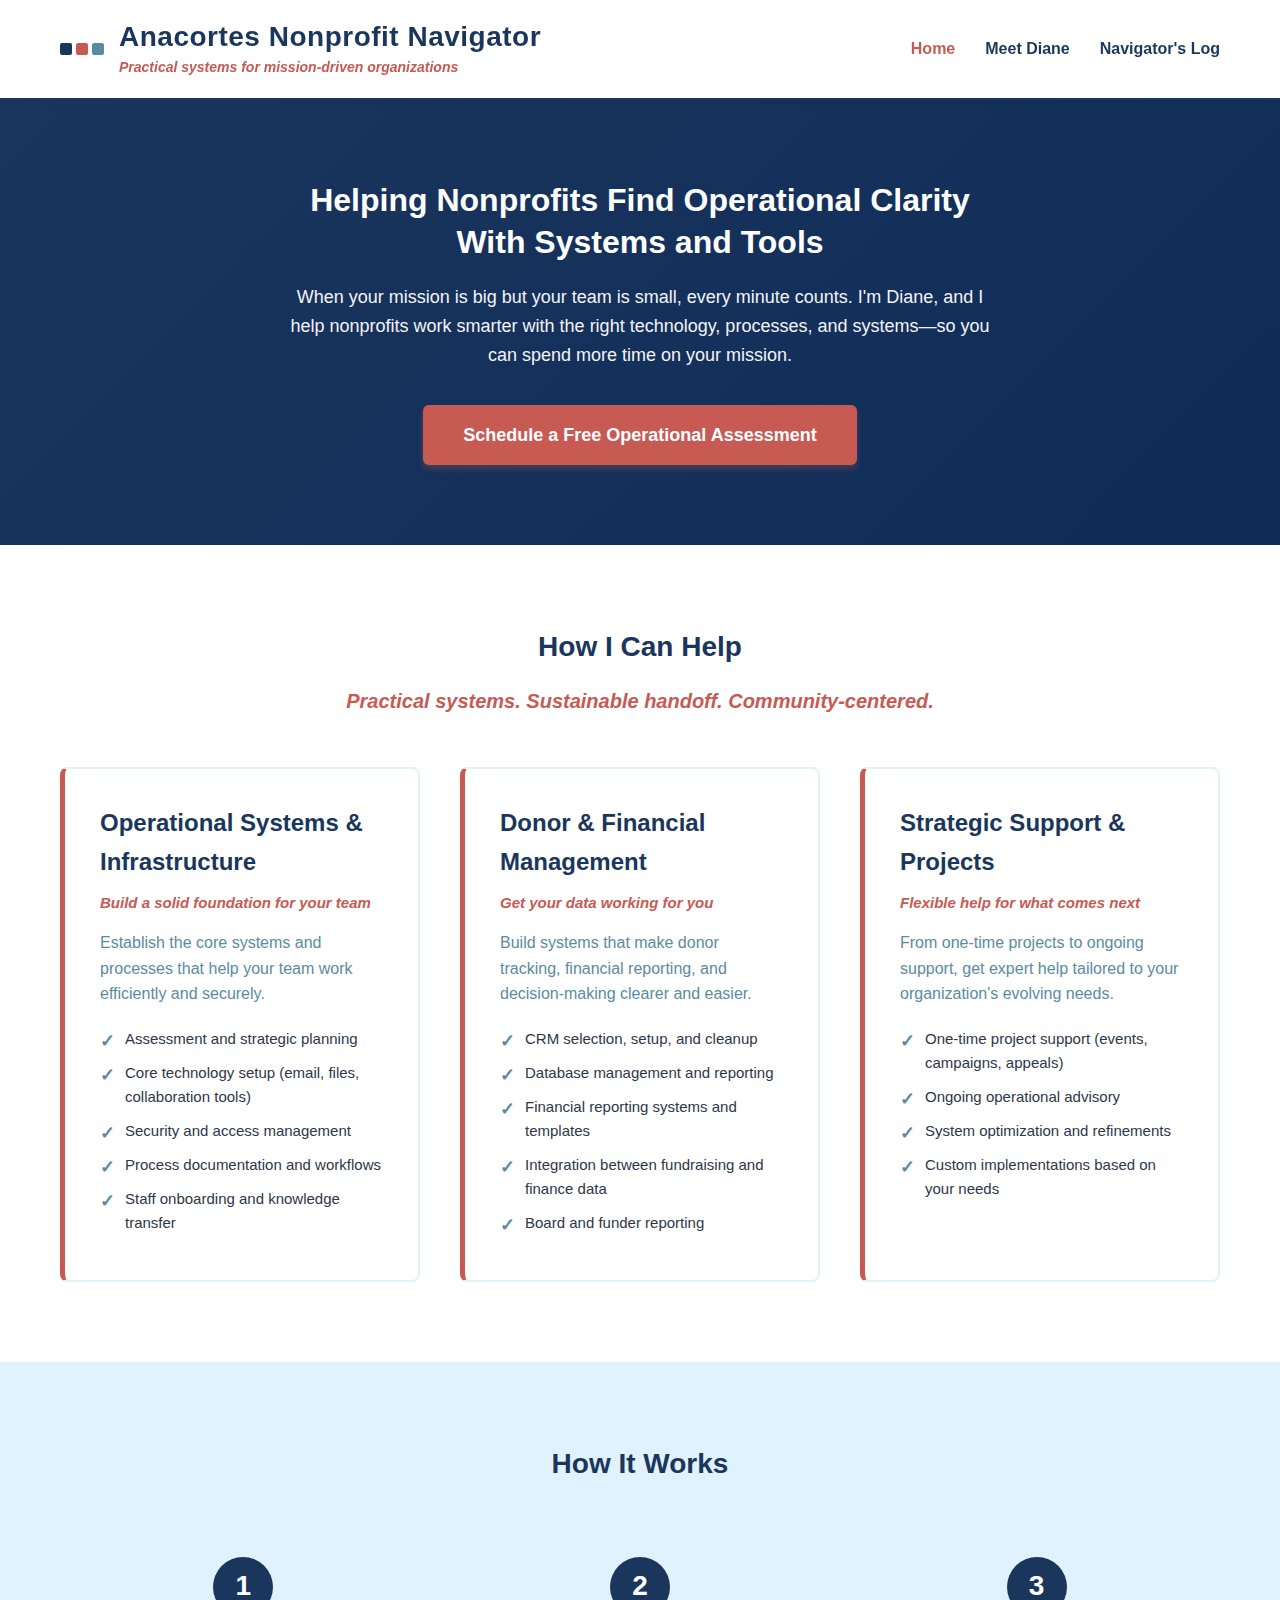
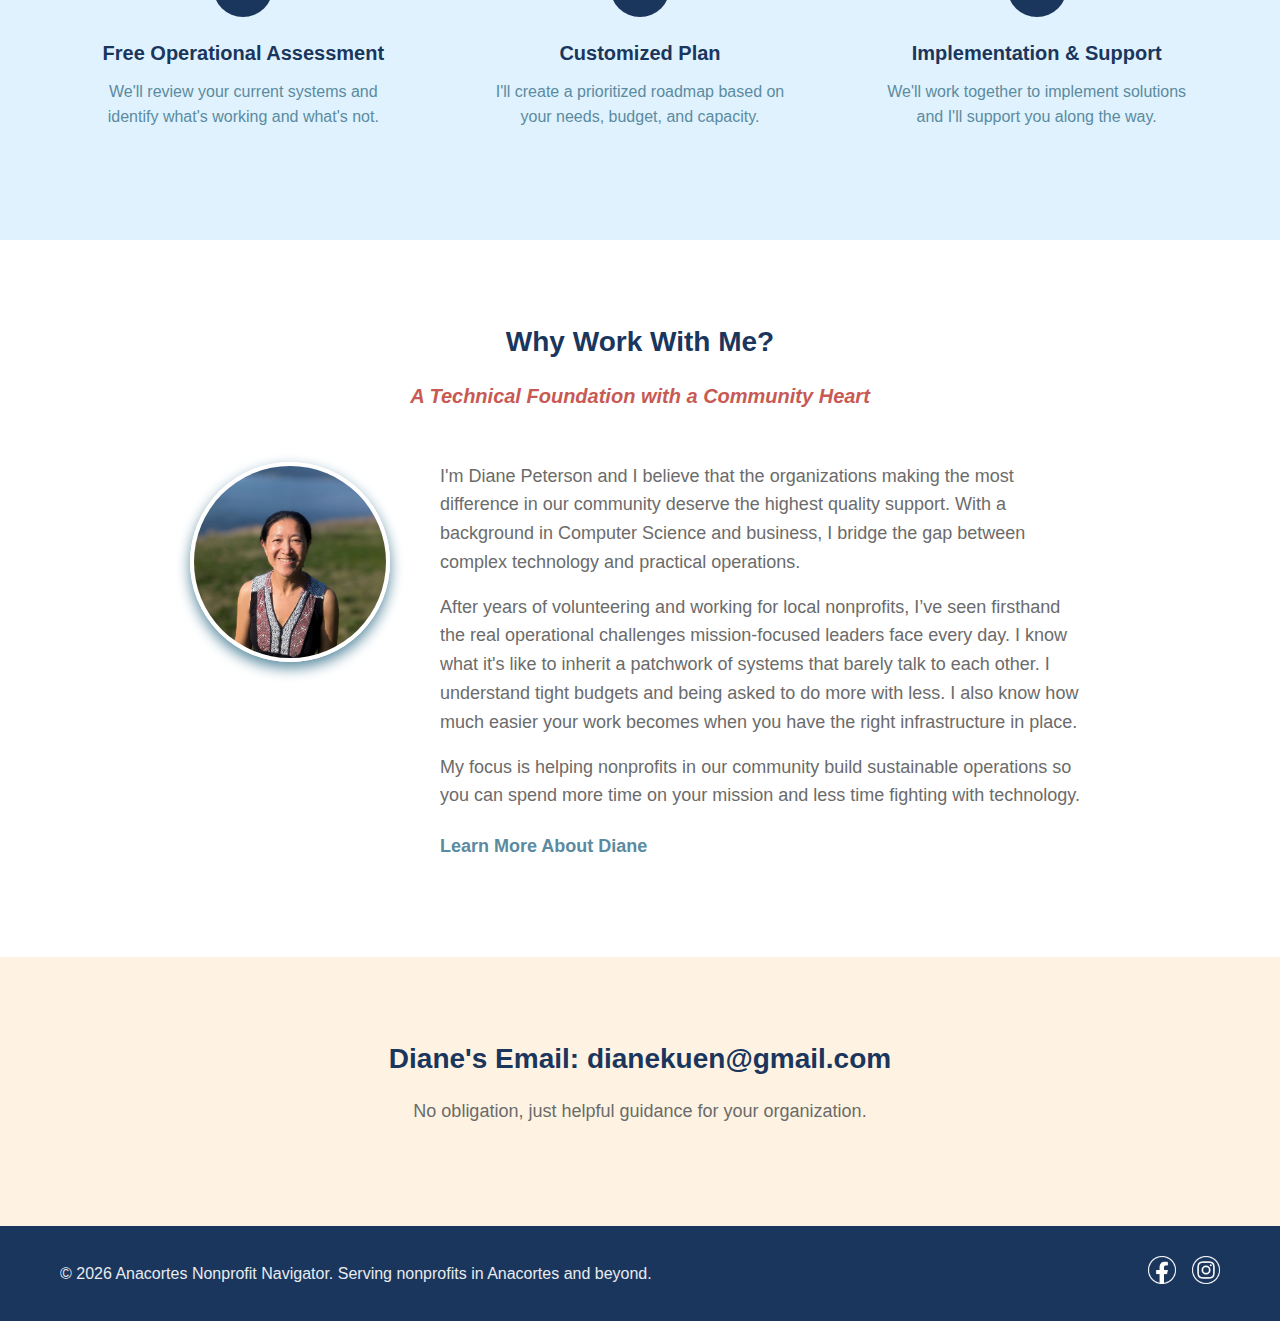
<file: index.html>
<!DOCTYPE html>
<html lang="en">

<head>
    <meta charset="UTF-8">
    <meta name="viewport" content="width=device-width, initial-scale=1.0">
    <meta property="og:image" content="https://dianekuen.github.io/anacortes-nonprofit-navigator/cover_facebook.png" />
    <meta property="og:image:width" content="1200" />
    <meta property="og:image:height" content="630" />
    <title>Anacortes Nonprofit Navigator</title>
    <link rel="stylesheet" href="style.css">
    <!-- Favicons -->
    <link rel="icon" type="image/x-icon" href="favicon.ico">
    <!-- Legacy fallback -->
    <link rel="shortcut icon" href="favicon.ico">
</head>

<body>
    <!-- Header -->
    <header>
        <div class="container">
            <div class="header-content">
                <a href="index.html" class="logo">
                    <div class="logo-mark">
                        <div class="logo-shape shape1"></div>
                        <div class="logo-shape shape2"></div>
                        <div class="logo-shape shape3"></div>
                    </div>
                    <div class="logo-text">
                        <h1>Anacortes Nonprofit Navigator</h1>
                        <p class="tagline">Practical systems for mission-driven organizations</p>
                    </div>
                </a>
                <nav>
                    <button class="mobile-menu-toggle" onclick="toggleMenu()">☰</button>
                    <ul id="nav-menu">
                        <li><a href="index.html" class="nav-link active">Home</a></li>
                        <!-- <li><a href="services.html" class="nav-link">Services</a></li>-->
                        <li><a href="about.html" class="nav-link">Meet Diane</a></li>
                        <li><a href="log.html" class="nav-link">Navigator's Log</a></li>
                    </ul>
                </nav>

            </div>
        </div>
    </header>

    <!-- HOME PAGE -->
    <div id="home-page" class="page active">
        <!-- Hero Section -->
        <section class="hero">
            <div class="container">
                <h2>Helping Nonprofits Find Operational Clarity<br>With Systems and Tools</h2>
                <p>When your mission is big but your team is small, every minute counts.
                    I'm Diane, and I help nonprofits work smarter
                    with the right technology, processes, and systems—so you can spend more time on your mission.</p>
                <a href="https://calendar.app.google/pLgEQzZCpTb8WZA29" class="cta-button" target="_blank"
                    rel="noopener noreferrer">Schedule a Free Operational
                    Assessment</a>
            </div>
        </section>

        <!-- Services Section -->
        <section class="services">
            <div class="container">
                <h2 class="section-title">How I Can Help</h2>
                <p class="section-philosophy">Practical systems. Sustainable handoff. Community-centered.</p>
                <div class="services-grid">
                    <!-- Service 1 -->
                    <div class="service-card">
                        <h3>Operational Systems & Infrastructure</h3>
                        <p class="service-tagline">Build a solid foundation for your team</p>
                        <p class="service-description">Establish the core systems and processes that help your team work
                            efficiently and securely.</p>
                        <ul class="service-features">
                            <li>Assessment and strategic planning</li>
                            <li>Core technology setup (email, files, collaboration tools)</li>
                            <li>Security and access management</li>
                            <li>Process documentation and workflows</li>
                            <li>Staff onboarding and knowledge transfer</li>
                        </ul>
                    </div>

                    <!-- Service 2 -->
                    <div class="service-card">
                        <h3>Donor & Financial Management</h3>
                        <p class="service-tagline">Get your data working for you</p>
                        <p class="service-description">Build systems that make donor tracking, financial reporting, and
                            decision-making clearer and easier.</p>
                        <ul class="service-features">
                            <li>CRM selection, setup, and cleanup</li>
                            <li>Database management and reporting</li>
                            <li>Financial reporting systems and templates</li>
                            <li>Integration between fundraising and finance data</li>
                            <li>Board and funder reporting</li>
                        </ul>
                    </div>

                    <!-- Service 3 -->
                    <div class="service-card">
                        <h3>Strategic Support & Projects</h3>
                        <p class="service-tagline">Flexible help for what comes next</p>
                        <p class="service-description">From one-time projects to ongoing support, get expert help
                            tailored to your organization's evolving needs.</p>
                        <ul class="service-features">
                            <li>One-time project support (events, campaigns, appeals)</li>
                            <li>Ongoing operational advisory</li>
                            <li>System optimization and refinements</li>
                            <li>Custom implementations based on your needs</li>
                        </ul>
                    </div>
                </div>
            </div>
        </section>

        <!-- How It Works -->
        <section class="how-it-works">
            <div class="container">
                <h2 class="section-title">How It Works</h2>
                <div class="steps">
                    <div class="step">
                        <div class="step-number">1</div>
                        <h3>Free Operational Assessment</h3>
                        <p>We'll review your current systems and identify what's working and what's not.</p>
                    </div>
                    <div class="step">
                        <div class="step-number">2</div>
                        <h3>Customized Plan</h3>
                        <p>I'll create a prioritized roadmap based on your needs, budget, and capacity.</p>
                    </div>
                    <div class="step">
                        <div class="step-number">3</div>
                        <h3>Implementation & Support</h3>
                        <p>We'll work together to implement solutions and I'll support you along the way.</p>
                    </div>
                </div>
            </div>
        </section>

        <!-- About Section -->
        <section class="about">
            <div class="container">
                <h2 class="section-title">Why Work With Me?</h2>
                <p class="section-philosophy">A Technical Foundation with a Community Heart</p>
                <div class="contact-bio">
                    <img class="contact-bio-photo" src="DianePeterson.jpg" alt="Diane Peterson">
                    <div class="contact-bio-text">
                        <p>I'm Diane Peterson and I believe that the organizations making the most difference in our
                            community deserve the highest quality support. With a background in Computer Science and
                            business, I bridge the gap between complex technology and practical operations. </p>
                        <p>After years of volunteering and working for local nonprofits,
                            I’ve seen firsthand the real operational challenges mission-focused leaders face every day.
                            I know what it's like to inherit a patchwork of systems that barely talk to each other. I
                            understand tight budgets and being asked to do more with less. I also know how much easier
                            your work becomes when you have the right infrastructure in place.</p>
                        <p>My focus is helping nonprofits in our community build sustainable operations so you can spend
                            more time on your mission and less time fighting with technology.</p>
                        <p><a href="about.html" class="learn-more-link">Learn More About Diane</a></p>
                    </div>
                </div>
                <div class="about-content">

                </div>
            </div>
        </section>

        <!-- Contact Section -->
        <section class="contact" id="contact">
            <div class="container">
                <h2 class="section-title">Diane's Email: dianekuen@gmail.com</h2>
                <p style="max-width: 600px; margin: 0 auto 20px; font-size: 18px; color: #6B6B6B;">
                    No obligation, just helpful guidance for your organization.
                </p>


            </div>
        </section>

        <!-- Footer -->
        <footer>
            <div class="container"
                style="display: flex; justify-content: space-between; align-items: center; gap: 20px; flex-wrap: wrap;">
                <p style="margin: 0;">&copy; 2026 Anacortes Nonprofit Navigator. Serving nonprofits in Anacortes and
                    beyond.</p>
                <div style="display: flex; gap: 16px; align-items: center;">
                    <a href="https://www.facebook.com/anonprofitnavigator" target="_blank"><img src="facebook-logo.webp"
                            alt="Facebook" width="28" height="28"></a>
                    <a href="https://www.instagram.com/anonprofitnavigator" target="_blank"><img
                            src="instagram-logo.webp" alt="Instagram" width="28" height="28"></a>
                </div>
            </div>
        </footer>

        <script>
            function showPage(pageName) {
                // Hide all pages
                document.querySelectorAll('.page').forEach(page => {
                    page.classList.remove('active');
                });

                // Show selected page
                document.getElementById(pageName + '-page').classList.add('active');

                // Update nav active state
                document.querySelectorAll('.nav-link').forEach(link => {
                    link.classList.remove('active');
                });
                event.target.classList.add('active');

                // Scroll to top
                window.scrollTo(0, 0);

                // Close mobile menu if open
                document.getElementById('nav-menu').classList.remove('show');

                return false;
            }

            function toggleMenu() {
                document.getElementById('nav-menu').classList.toggle('show');
            }
        </script>
</body>

</html>
</file>
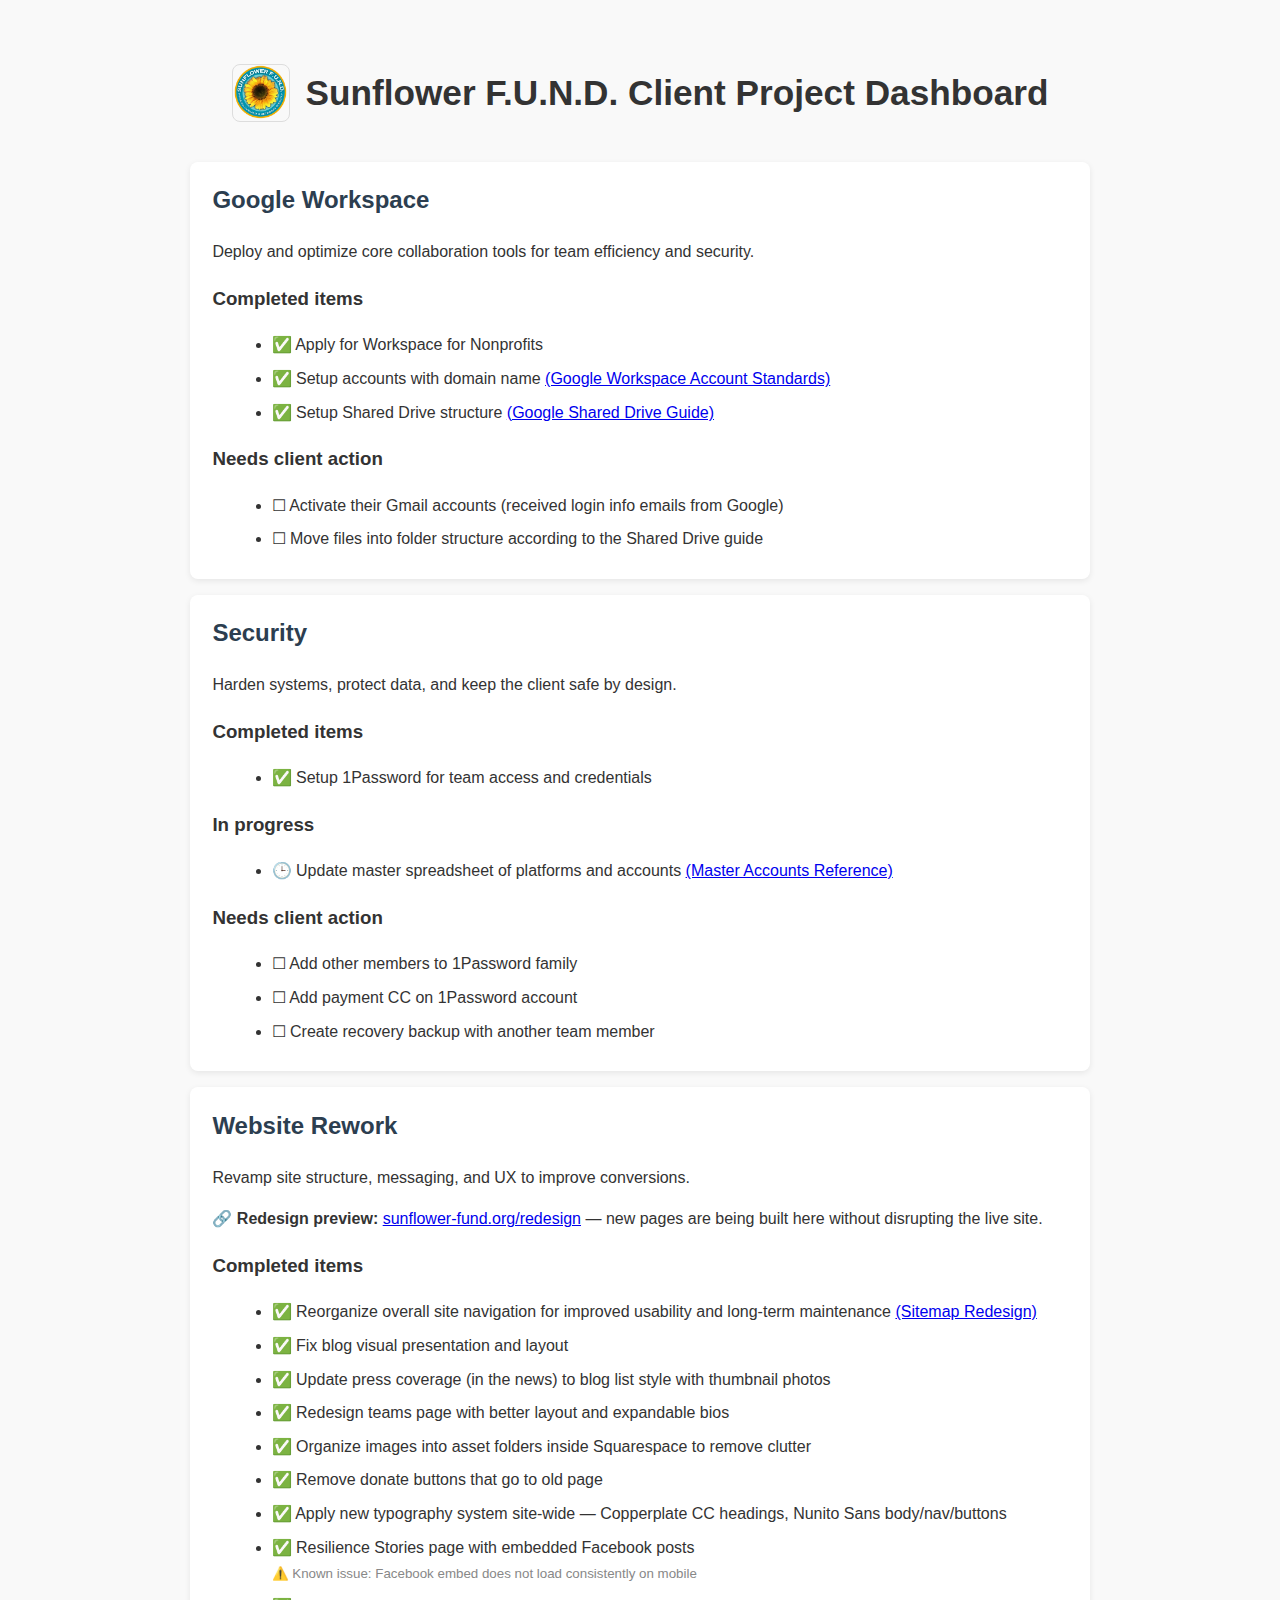
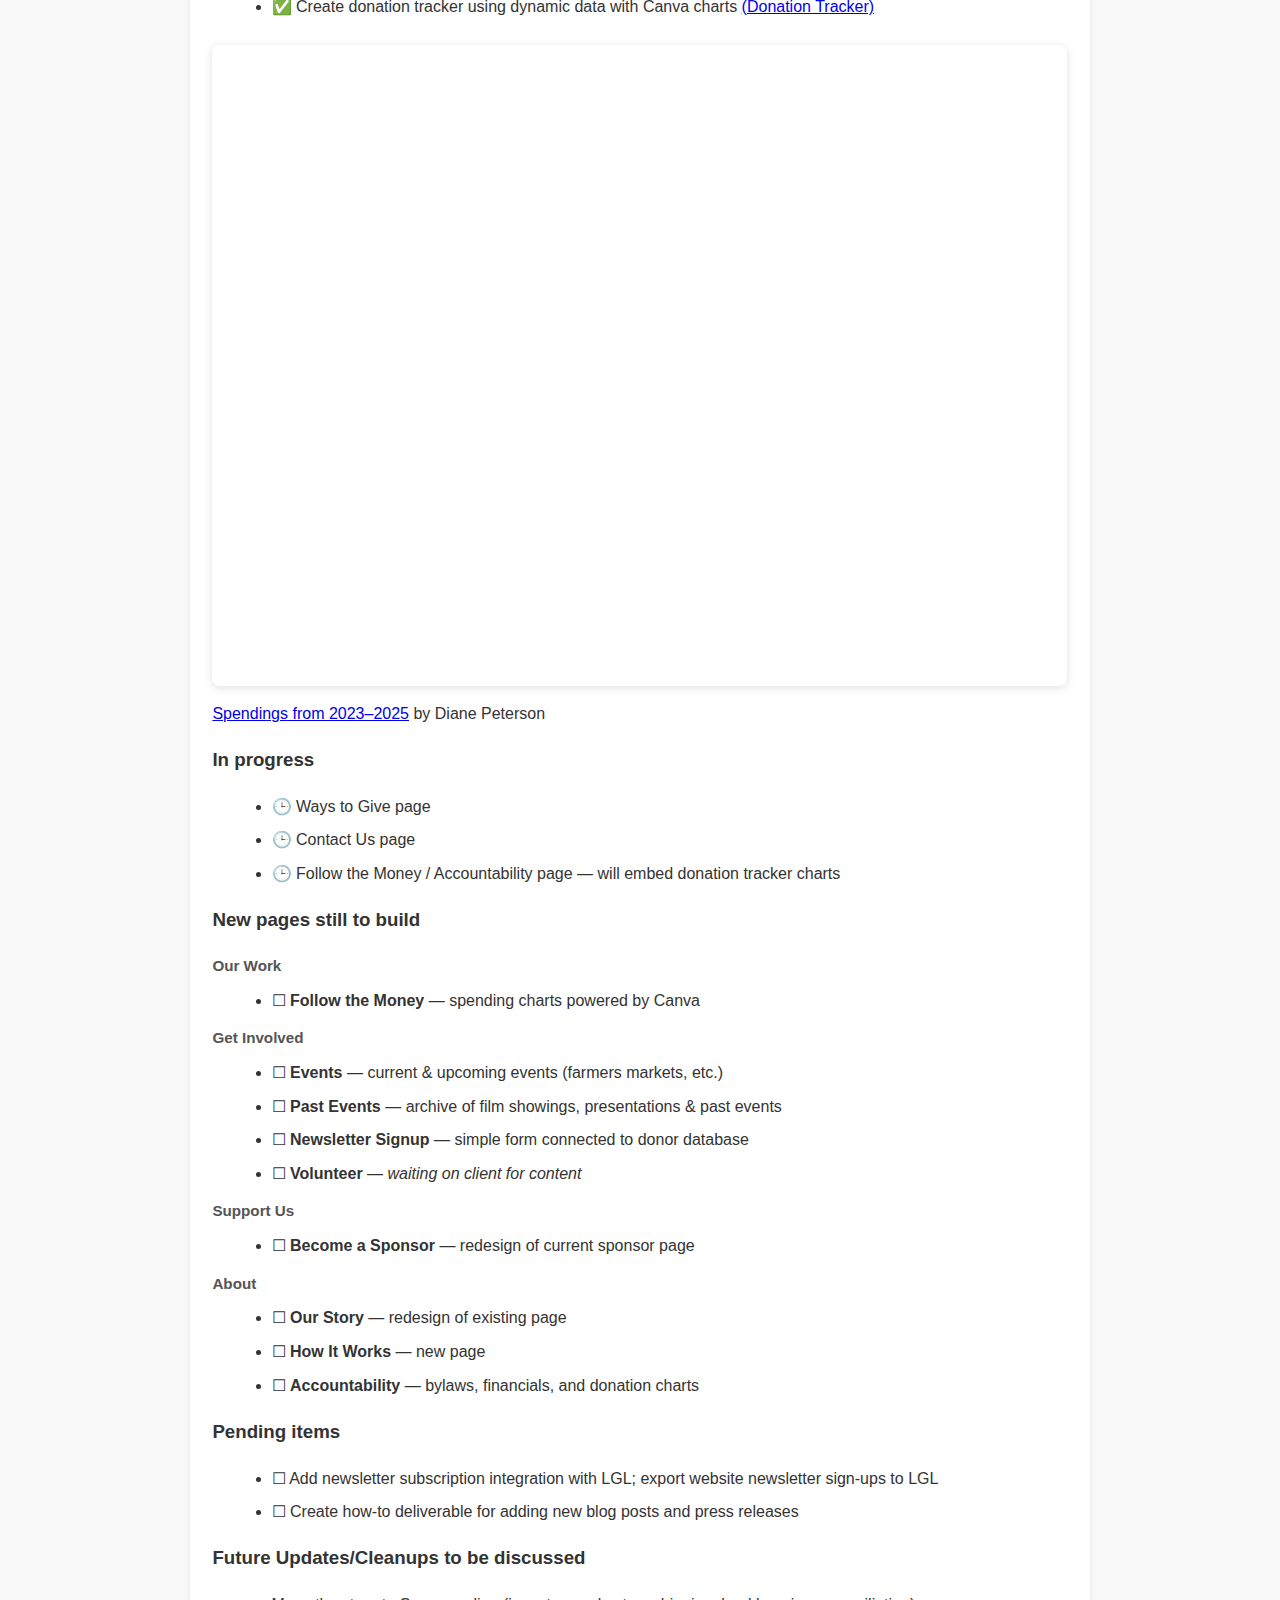
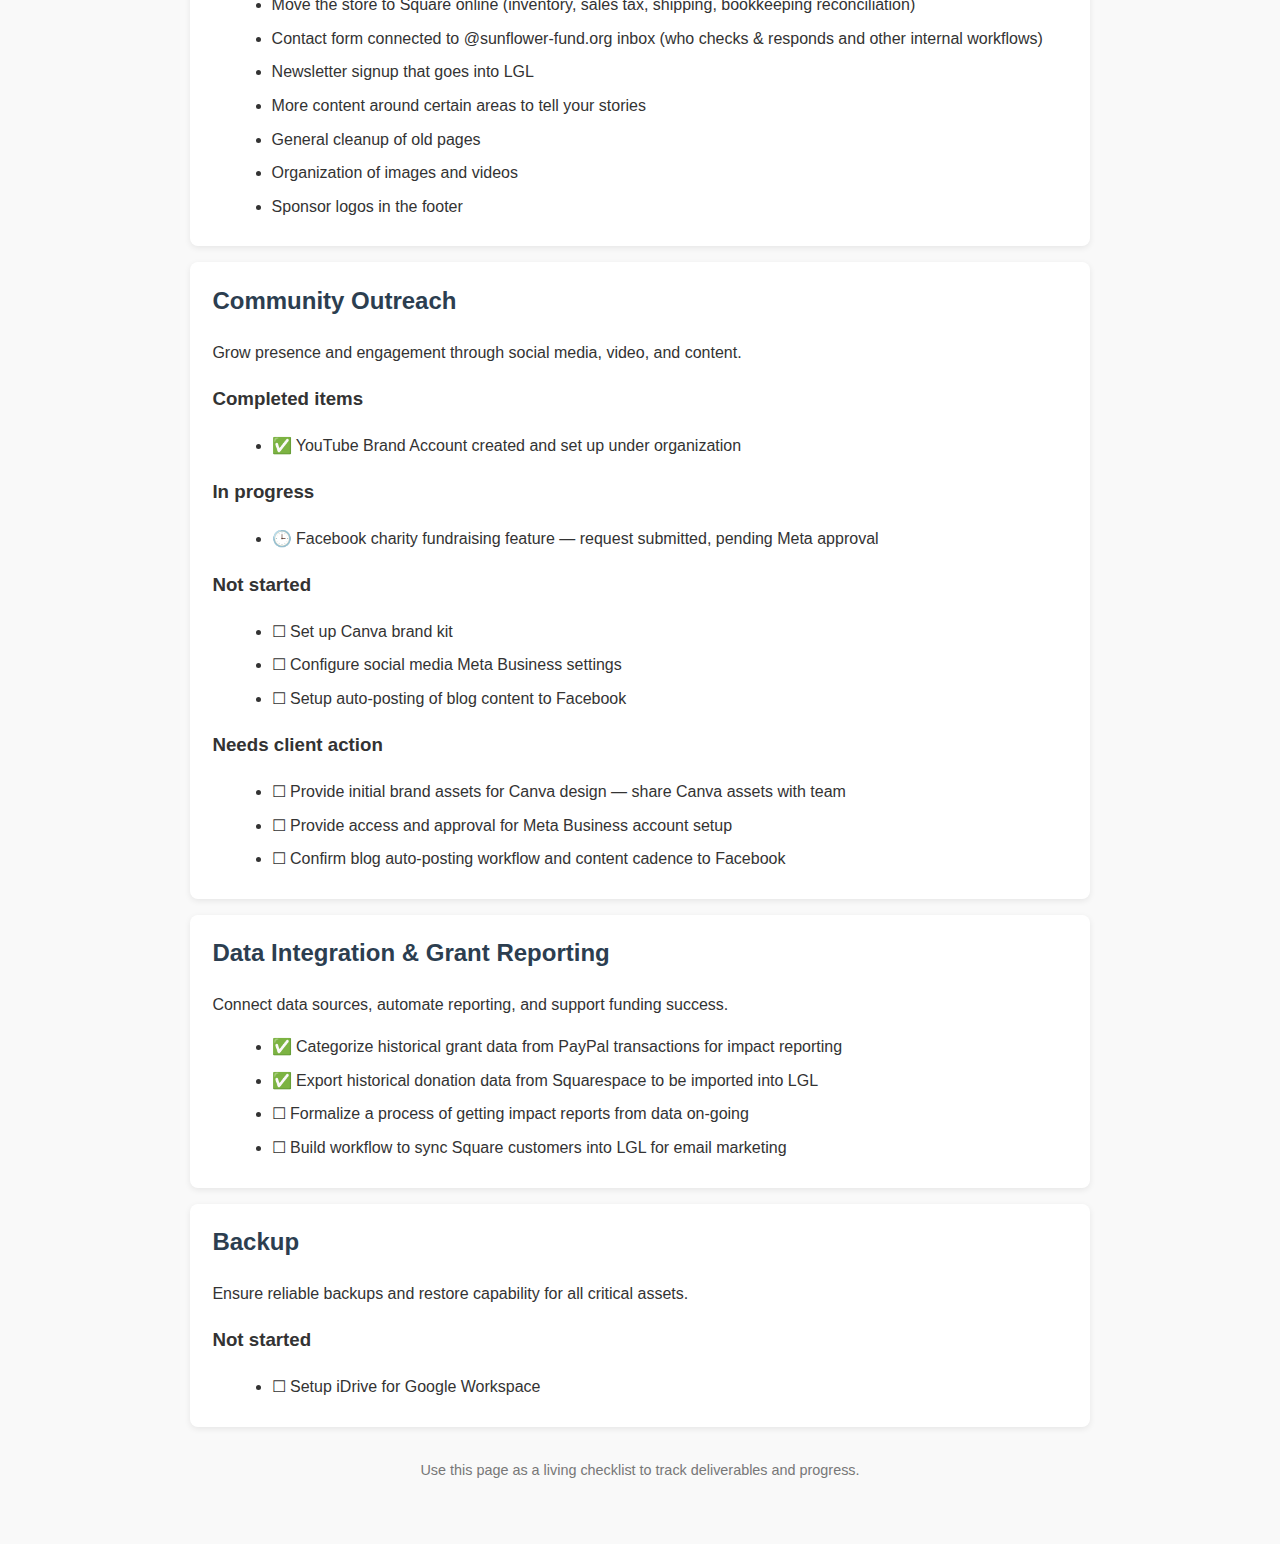
<file: sunflower/index.html>
<!DOCTYPE html>
<html lang="en">

<head>
    <meta charset="UTF-8" />
    <meta name="viewport" content="width=device-width, initial-scale=1.0" />
    <title>Sunflower Client Landing</title>
    <style>
        body {
            margin: 0;
            font-family: Arial, Helvetica, sans-serif;
            line-height: 1.6;
            color: #333;
            background: #f9f9f9;
        }

        .container {
            max-width: 900px;
            margin: 0 auto;
            padding: 2rem 1rem 3rem;
        }

        header {
            text-align: center;
            padding: 2rem 0 1.5rem;
        }

        header h1 {
            margin: 0;
            font-size: 2.2rem;
        }

        header p {
            margin: 0.75rem 0 0;
            color: #555;
        }

        section.card {
            background: white;
            box-shadow: 0 2px 6px rgba(0, 0, 0, 0.08);
            border-radius: 8px;
            margin: 1rem 0;
            padding: 1.2rem 1.4rem;
        }

        section.card h2 {
            margin-top: 0;
            color: #2c3e50;
        }

        section.card ul {
            margin: 0.6rem 0 0.2rem 1.2rem;
        }

        section.card li {
            margin: 0.5rem 0;
        }

        footer {
            margin-top: 2rem;
            text-align: center;
            color: #777;
            font-size: 0.9rem;
        }

        @media (max-width: 640px) {
            .container {
                padding: 1rem;
            }

            header h1 {
                font-size: 1.8rem;
            }
        }
    </style>
</head>

<body>
    <div class="container">
        <header style="display:flex; align-items:center; gap:1rem; justify-content:center;">
            <img id="sunflower-logo" src="sunflowerfund-circlelogo.png" alt="Sunflower logo"
                style="width:56px; height:56px; object-fit:contain; border-radius:8px; border:1px solid #ddd;" />
            <div>
                <h1>Sunflower F.U.N.D. Client Project Dashboard</h1>
            </div>
        </header>

        <section class="card" id="google-workspace">
            <h2>Google Workspace</h2>
            <p>Deploy and optimize core collaboration tools for team efficiency and security.</p>
            <h3>Completed items</h3>
            <ul>
                <li>✅ Apply for Workspace for Nonprofits</li>
                <li>✅ Setup accounts with domain name <a
                        href="https://drive.google.com/file/d/1tCHNVOTL34eUhUUedc0M1XNm5ujuMavA/view?usp=sharing"
                        target="_blank" rel="noopener">(Google Workspace Account Standards)</a></li>
                <li>✅ Setup Shared Drive structure <a
                        href="https://drive.google.com/file/d/1fvrMWcTRLC-eY_FEHVIgRQgjLlKPb1oQ/view?usp=sharing"
                        target="_blank" rel="noopener">(Google Shared Drive Guide)</a>
                </li>
            </ul>
            <h3>Needs client action</h3>
            <ul>
                <li>☐ Activate their Gmail accounts (received login info emails from Google)</li>
                <li>☐ Move files into folder structure according to the Shared Drive guide</li>
            </ul>
        </section>

        <section class="card" id="security">
            <h2>Security</h2>
            <p>Harden systems, protect data, and keep the client safe by design.</p>
            <h3>Completed items</h3>
            <ul>
                <li>✅ Setup 1Password for team access and credentials</li>
            </ul>
            <h3>In progress</h3>
            <ul>
                <li>🕒 Update master spreadsheet of platforms and accounts <a
                        href="https://docs.google.com/spreadsheets/d/1xU7DDaSTl8YAsjiRNhqgxEGQI4GgLTqHpY7tJP4urak/edit?usp=sharing"
                        target="_blank" rel="noopener">(Master Accounts Reference)</a></li>
            </ul>
            <h3>Needs client action</h3>
            <ul>
                <li>☐ Add other members to 1Password family</li>
                <li>☐ Add payment CC on 1Password account</li>
                <li>☐ Create recovery backup with another team member</li>
            </ul>
        </section>

        <section class="card" id="website-rework">
            <h2>Website Rework</h2>
            <p>Revamp site structure, messaging, and UX to improve conversions.</p>
            <p>🔗 <strong>Redesign preview:</strong> <a href="http://sunflower-fund.org/redesign" target="_blank" rel="noopener">sunflower-fund.org/redesign</a> — new pages are being built here without disrupting the live site.</p>
            <h3>Completed items</h3>
            <ul>
                <li>✅ Reorganize overall site navigation for improved usability and long-term maintenance <a
                        href="sunflower-sitemap.html" target="_blank" rel="noopener">(Sitemap Redesign)</a></li>
                <li>✅ Fix blog visual presentation and layout</li>
                <li>✅ Update press coverage (in the news) to blog list style with thumbnail photos</li>
                <li>✅ Redesign teams page with better layout and expandable bios</li>
                <li>✅ Organize images into asset folders inside Squarespace to remove clutter</li>
                <li>✅ Remove donate buttons that go to old page</li>
                <li>✅ Apply new typography system site-wide — Copperplate CC headings, Nunito Sans body/nav/buttons</li>
                <li>✅ Resilience Stories page with embedded Facebook posts
                    <br><small style="color:#888;">⚠️ Known issue: Facebook embed does not load consistently on mobile</small></li>
                <li>✅ Create donation tracker using dynamic data with Canva charts <a
                        href="https://www.canva.com/design/DAHHgjwmcpM/zTqK15vUm1fOy7RCpuYUaQ/view?utm_content=DAHHgjwmcpM&amp;utm_campaign=designshare&amp;utm_medium=embeds&amp;utm_source=link"
                        target="_blank" rel="noopener">(Donation Tracker)</a></li>
            </ul>
            <div style="position: relative; width: 100%; height: 0; padding-top: 75.0000%;
 padding-bottom: 0; box-shadow: 0 2px 8px 0 rgba(63,69,81,0.16); margin-top: 1.6em; margin-bottom: 0.9em; overflow: hidden;
 border-radius: 8px; will-change: transform;">
                <iframe loading="lazy"
                    style="position: absolute; width: 100%; height: 100%; top: 0; left: 0; border: none; padding: 0;margin: 0;"
                    src="https://www.canva.com/design/DAHHgjwmcpM/zTqK15vUm1fOy7RCpuYUaQ/view?embed"
                    allowfullscreen="allowfullscreen" allow="fullscreen">
                </iframe>
            </div>
            <a href="https:&#x2F;&#x2F;www.canva.com&#x2F;design&#x2F;DAHHgjwmcpM&#x2F;zTqK15vUm1fOy7RCpuYUaQ&#x2F;view?utm_content=DAHHgjwmcpM&amp;utm_campaign=designshare&amp;utm_medium=embeds&amp;utm_source=link"
                target="_blank" rel="noopener">Spendings from 2023–2025</a> by Diane Peterson

            <h3>In progress</h3>
            <ul>
                <li>🕒 Ways to Give page</li>
                <li>🕒 Contact Us page</li>
                <li>🕒 Follow the Money / Accountability page — will embed donation tracker charts</li>
            </ul>
            <h3>New pages still to build</h3>
            <p style="margin:0.4rem 0 0.6rem; color:#555; font-size:0.95em;"><strong>Our Work</strong></p>
            <ul>
                <li>☐ <strong>Follow the Money</strong> — spending charts powered by Canva</li>
            </ul>
            <p style="margin:0.8rem 0 0.6rem; color:#555; font-size:0.95em;"><strong>Get Involved</strong></p>
            <ul>
                <li>☐ <strong>Events</strong> — current &amp; upcoming events (farmers markets, etc.)</li>
                <li>☐ <strong>Past Events</strong> — archive of film showings, presentations &amp; past events</li>
                <li>☐ <strong>Newsletter Signup</strong> — simple form connected to donor database</li>
                <li>☐ <strong>Volunteer</strong> — <em>waiting on client for content</em></li>
            </ul>
            <p style="margin:0.8rem 0 0.6rem; color:#555; font-size:0.95em;"><strong>Support Us</strong></p>
            <ul>
                <li>☐ <strong>Become a Sponsor</strong> — redesign of current sponsor page</li>
            </ul>
            <p style="margin:0.8rem 0 0.6rem; color:#555; font-size:0.95em;"><strong>About</strong></p>
            <ul>
                <li>☐ <strong>Our Story</strong> — redesign of existing page</li>
                <li>☐ <strong>How It Works</strong> — new page</li>
                <li>☐ <strong>Accountability</strong> — bylaws, financials, and donation charts</li>
            </ul>
            <h3>Pending items</h3>
            <ul>
                <li>☐ Add newsletter subscription integration with LGL; export website newsletter sign-ups to LGL</li>
                <li>☐ Create how-to deliverable for adding new blog posts and press releases</li>
            </ul>
            <h3>Future Updates/Cleanups to be discussed</h3>
            <ul>
                <li>Move the store to Square online (inventory, sales tax, shipping, bookkeeping reconciliation)</li>
                <li>Contact form connected to @sunflower-fund.org inbox (who checks &amp; responds and other internal workflows)</li>
                <li>Newsletter signup that goes into LGL</li>
                <li>More content around certain areas to tell your stories</li>
                <li>General cleanup of old pages</li>
                <li>Organization of images and videos</li>
                <li>Sponsor logos in the footer</li>
            </ul>
        </section>

        <section class="card" id="community-outreach">
            <h2>Community Outreach</h2>
            <p>Grow presence and engagement through social media, video, and content.</p>
            <h3>Completed items</h3>
            <ul>
                <li>✅ YouTube Brand Account created and set up under organization</li>
            </ul>
            <h3>In progress</h3>
            <ul>
                <li>🕒 Facebook charity fundraising feature — request submitted, pending Meta approval</li>
            </ul>
            <h3>Not started</h3>
            <ul>
                <li>☐ Set up Canva brand kit</li>
                <li>☐ Configure social media Meta Business settings</li>
                <li>☐ Setup auto-posting of blog content to Facebook</li>
            </ul>
            <h3>Needs client action</h3>
            <ul>
                <li>☐ Provide initial brand assets for Canva design — share Canva assets with team</li>
                <li>☐ Provide access and approval for Meta Business account setup</li>
                <li>☐ Confirm blog auto-posting workflow and content cadence to Facebook</li>
            </ul>
        </section>

        <section class="card" id="data-integration">
            <h2>Data Integration & Grant Reporting</h2>
            <p>Connect data sources, automate reporting, and support funding success.</p>
            <ul>
                <li>✅ Categorize historical grant data from PayPal transactions for impact reporting</li>
                <li>✅ Export historical donation data from Squarespace to be imported into LGL</li>

                <li>☐ Formalize a process of getting impact reports from data on-going</li>
                <li>☐ Build workflow to sync Square customers into LGL for email marketing</li>
            </ul>
        </section>

        <section class="card" id="backup">
            <h2>Backup</h2>
            <p>Ensure reliable backups and restore capability for all critical assets.</p>
            <h3>Not started</h3>
            <ul>
                <li>☐ Setup iDrive for Google Workspace</li>
            </ul>

        </section>

        <footer>
            <p>Use this page as a living checklist to track deliverables and progress.</p>
        </footer>
    </div>
</body>

</html>
</file>
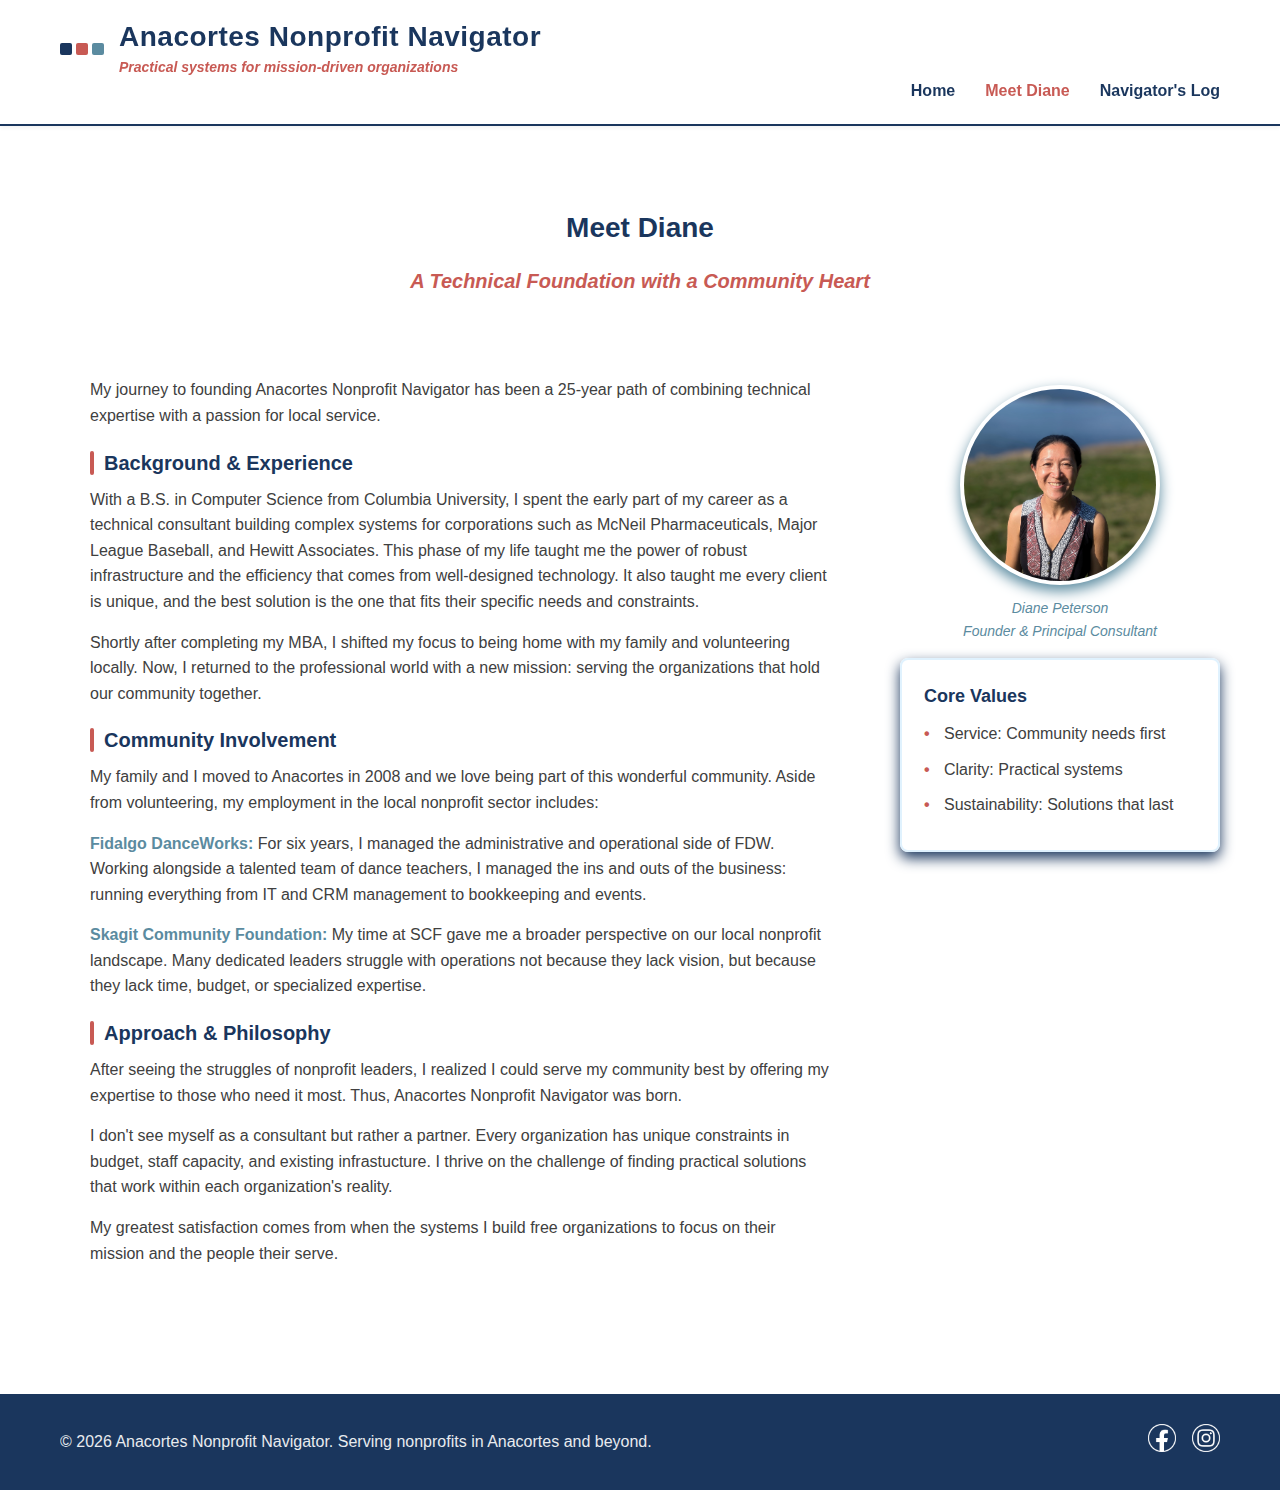
<file: about.html>
<!DOCTYPE html>
<html lang="en">

<head>
    <meta charset="UTF-8">
    <meta name="viewport" content="width=device-width, initial-scale=1.0">
    <meta property="og:image" content="https://dianekuen.github.io/anacortes-nonprofit-navigator/cover_facebook.png" />
    <meta property="og:image:width" content="1200" />
    <meta property="og:image:height" content="630" />
    <title>About — Anacortes Nonprofit Navigator</title>
    <link rel="stylesheet" href="style.css">
    <!-- Favicons -->
    <link rel="icon" type="image/x-icon" href="favicon.ico">
    <!-- Legacy fallback -->
    <link rel="shortcut icon" href="favicon.ico">
</head>

<body>
    <header>
        <div class="container">
            <a href="index.html" class="logo">
                <div class="logo-mark">
                    <div class="logo-shape shape1"></div>
                    <div class="logo-shape shape2"></div>
                    <div class="logo-shape shape3"></div>
                </div>
                <div class="logo-text">
                    <h1>Anacortes Nonprofit Navigator</h1>
                    <p class="tagline">Practical systems for mission-driven organizations</p>
                </div>
            </a>
            <nav>
                <button class="mobile-menu-toggle" onclick="toggleMenu()">☰</button>
                <ul id="nav-menu">
                    <li><a href="index.html" class="nav-link">Home</a></li>
                    <!-- <li><a href="services.html" class="nav-link">Services</a></li>-->
                    <li><a href="about.html" class="nav-link active">Meet Diane</a></li>
                    <li><a href="log.html" class="nav-link">Navigator's Log</a></li>
                </ul>
            </nav>
        </div>
    </header>

    <main class="about">
        <div class="container">
            <h2 class="section-title">Meet Diane</h2>
            <p class="section-philosophy">A Technical Foundation with a Community Heart</p>
            <div class="about-grid">
                <section class="about-main">
                    <div class="subsection">
                        <p>My journey to founding Anacortes Nonprofit Navigator has been a
                            25-year path of combining technical expertise with a passion for local service.</p>
                    </div>
                    <!-- Three subheadings: paste your content under each heading -->
                    <div class="subsection">
                        <h3>Background & Experience</h3>
                        <p>With a B.S. in Computer Science from Columbia University, I spent the early part of my career
                            as a technical
                            consultant building complex systems for corporations such as McNeil Pharmaceuticals, Major
                            League Baseball, and Hewitt Associates. This phase of my life taught me the
                            power of robust infrastructure and the efficiency that comes from well-designed technology.
                            It also taught me every client is unique, and the best solution is the one that fits their
                            specific needs and constraints.
                        </p>
                        <p>Shortly after completing my MBA, I shifted my focus to being home with my family and
                            volunteering locally. Now, I returned to the
                            professional world with a new mission: serving the organizations that hold our community
                            together.</p>
                    </div>
                    <div class="subsection">
                        <h3>Community Involvement</h3>
                        <p>My family and I moved to Anacortes in 2008 and we love being part of this wonderful
                            community.
                            Aside from volunteering, my employment in the local nonprofit sector includes:</p>
                        <p><span class="org-name">Fidalgo DanceWorks:</span> For six years, I managed the administrative
                            and operational side of FDW. Working alongside a talented team of dance teachers,
                            I managed the ins and
                            outs of the business: running everything from IT and CRM management to bookkeeping and
                            events.</p>
                        <p><span class="org-name">Skagit Community Foundation:</span> My time at SCF gave me a broader
                            perspective
                            on our local nonprofit landscape. Many dedicated leaders struggle with operations not
                            because
                            they lack vision,
                            but because they lack time, budget, or specialized expertise.</p>
                    </div>
                    <div class="subsection">
                        <h3>Approach & Philosophy</h3>
                        <p>After seeing the struggles of nonprofit leaders, I realized I could serve my community best
                            by
                            offering my expertise to those who need it most. Thus, Anacortes Nonprofit Navigator was
                            born.</p>
                        <p>
                            I don't see myself as a consultant but rather a partner. Every
                            organization has unique constraints in budget, staff capacity, and existing infrastucture.
                            I thrive on the challenge of finding practical solutions that work within each
                            organization's reality.
                        </p>
                        <p>My greatest satisfaction comes from when the systems I build free organizations to focus on
                            their mission and the people their serve.
                        </p>
                    </div>

                </section>

                <aside class="about-sidebar">
                    <!-- Photo moved to sidebar so it sits to the right -->
                    <img class="bio-photo" aria-hidden="true" src="DianePeterson.jpg" alt="Diane Peterson">
                    <p class="bio-subtitle">Diane Peterson<br />Founder & Principal Consultant</p>

                    <div class="core-values">
                        <h4>Core Values</h4>
                        <ul>
                            <li>Service: Community needs first</li>
                            <li>Clarity: Practical systems</li>
                            <li>Sustainability: Solutions that last</li>
                        </ul>
                    </div>
                </aside>
            </div>
        </div>
    </main>

    <footer>
        <div class="container" style="display: flex; justify-content: space-between; align-items: center; gap: 20px; flex-wrap: wrap;">
            <p style="margin: 0;">&copy; 2026 Anacortes Nonprofit Navigator. Serving nonprofits in Anacortes and beyond.</p>
            <div style="display: flex; gap: 16px; align-items: center;">
                <a href="https://www.facebook.com/anonprofitnavigator" target="_blank"><img src="facebook-logo.webp" alt="Facebook" width="28" height="28"></a>
                <a href="https://www.instagram.com/anonprofitnavigator" target="_blank"><img src="instagram-logo.webp" alt="Instagram" width="28" height="28"></a>
            </div>
        </div>
    </footer>
    <script>
        function toggleMenu() {
            var menu = document.getElementById('nav-menu');
            if (menu) menu.classList.toggle('show');
        }
    </script>
</body>

</html>
</file>
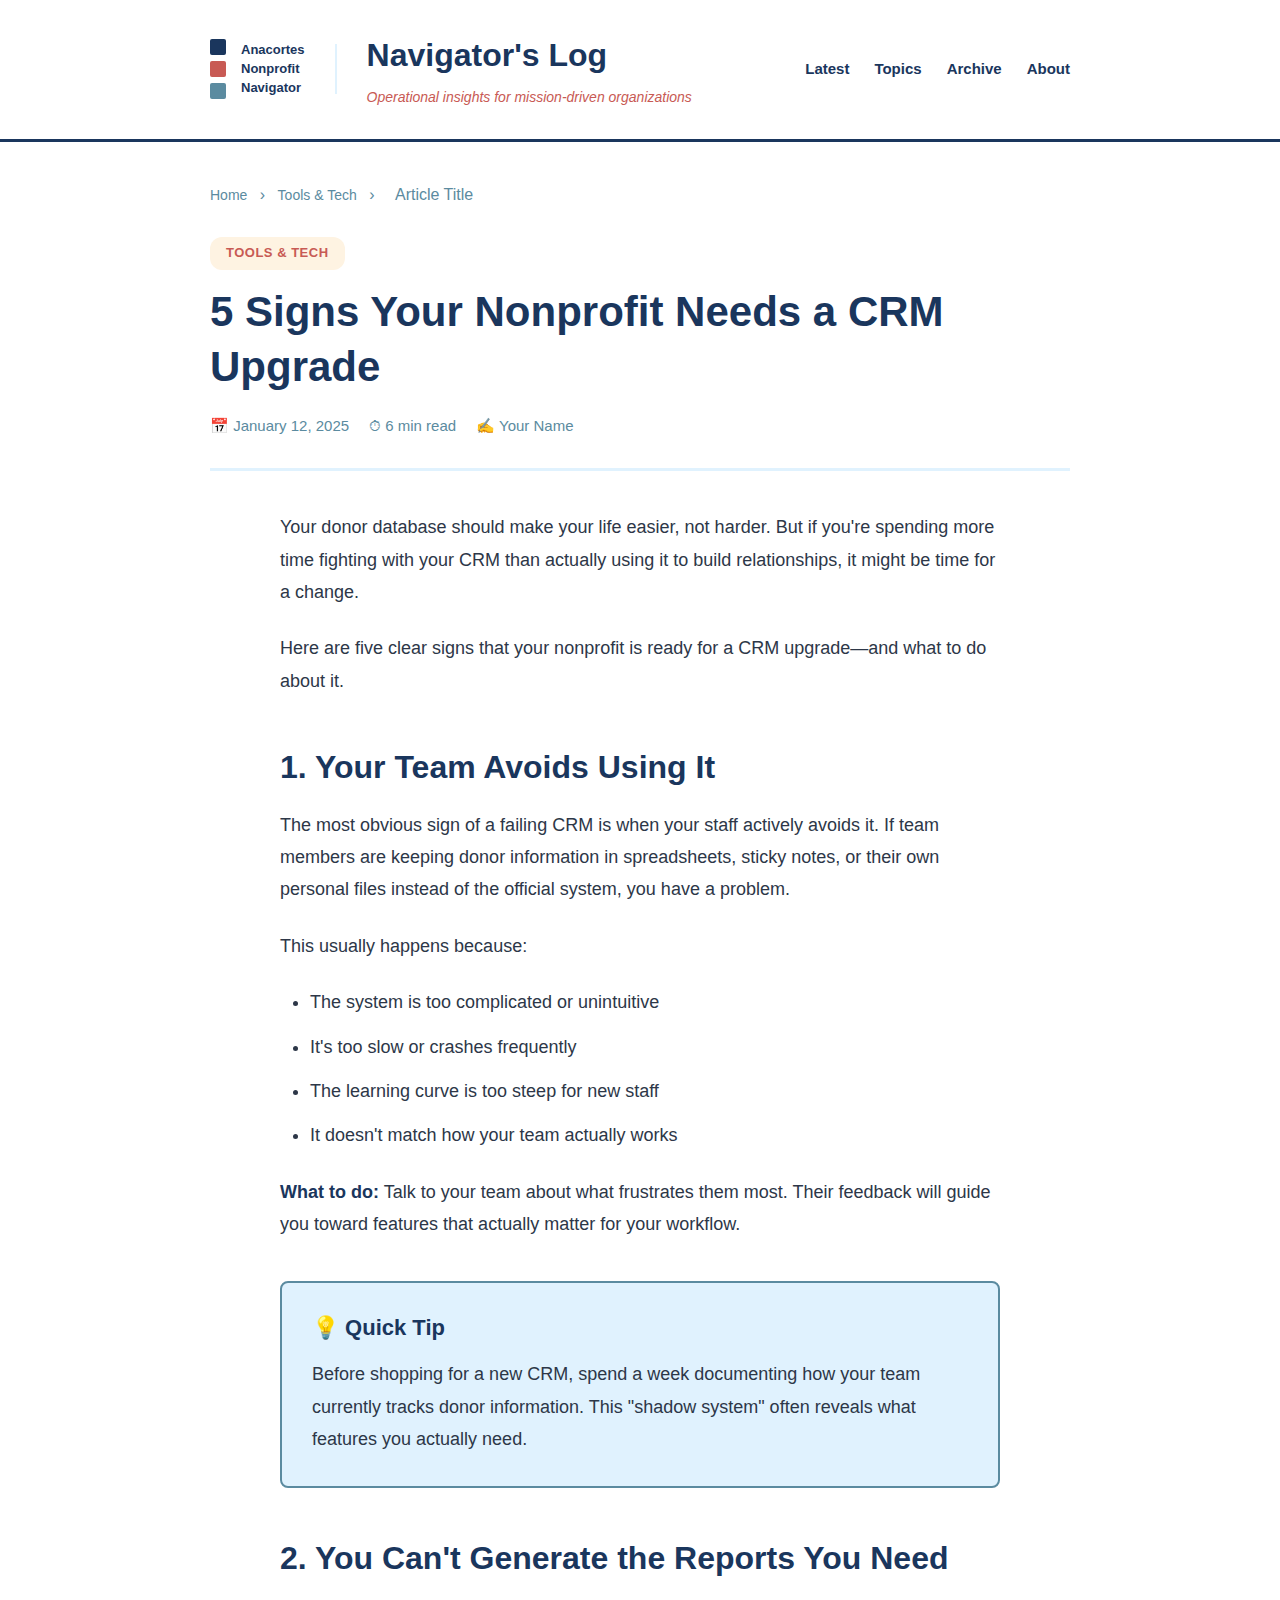
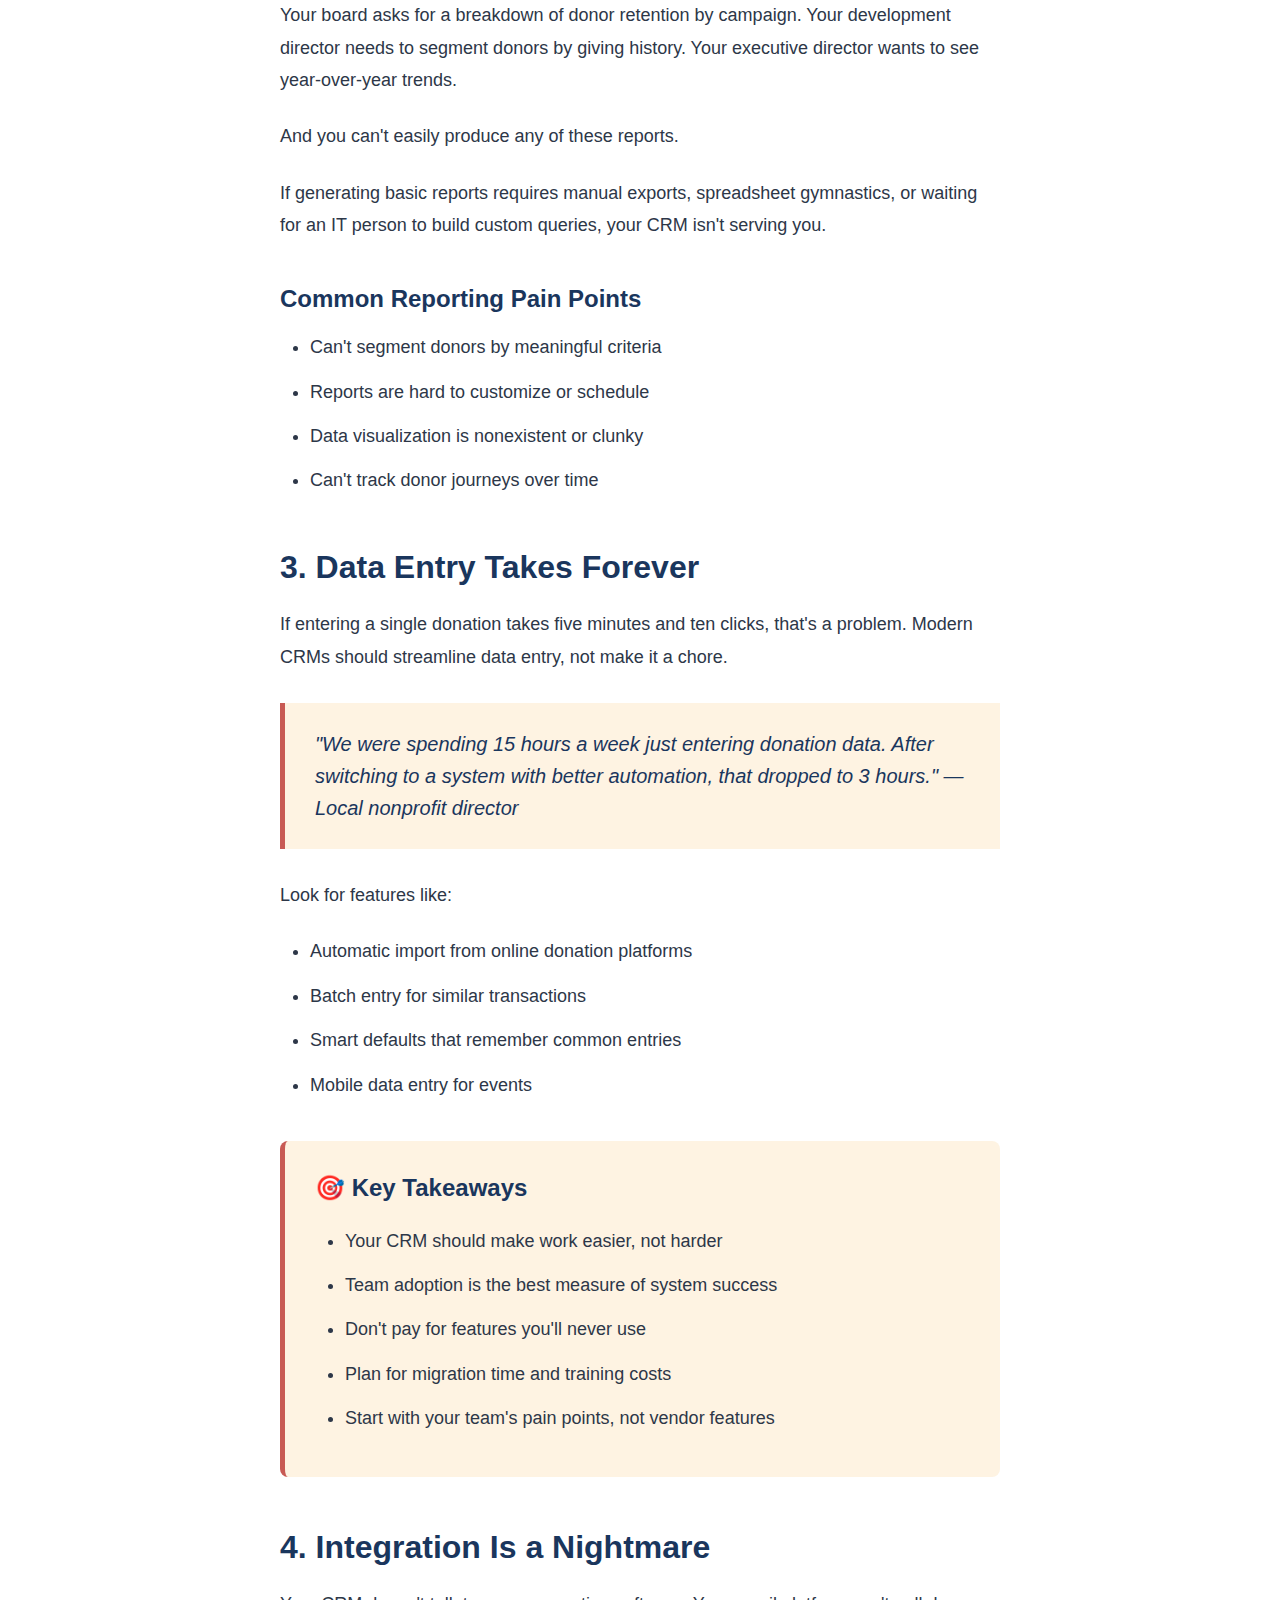
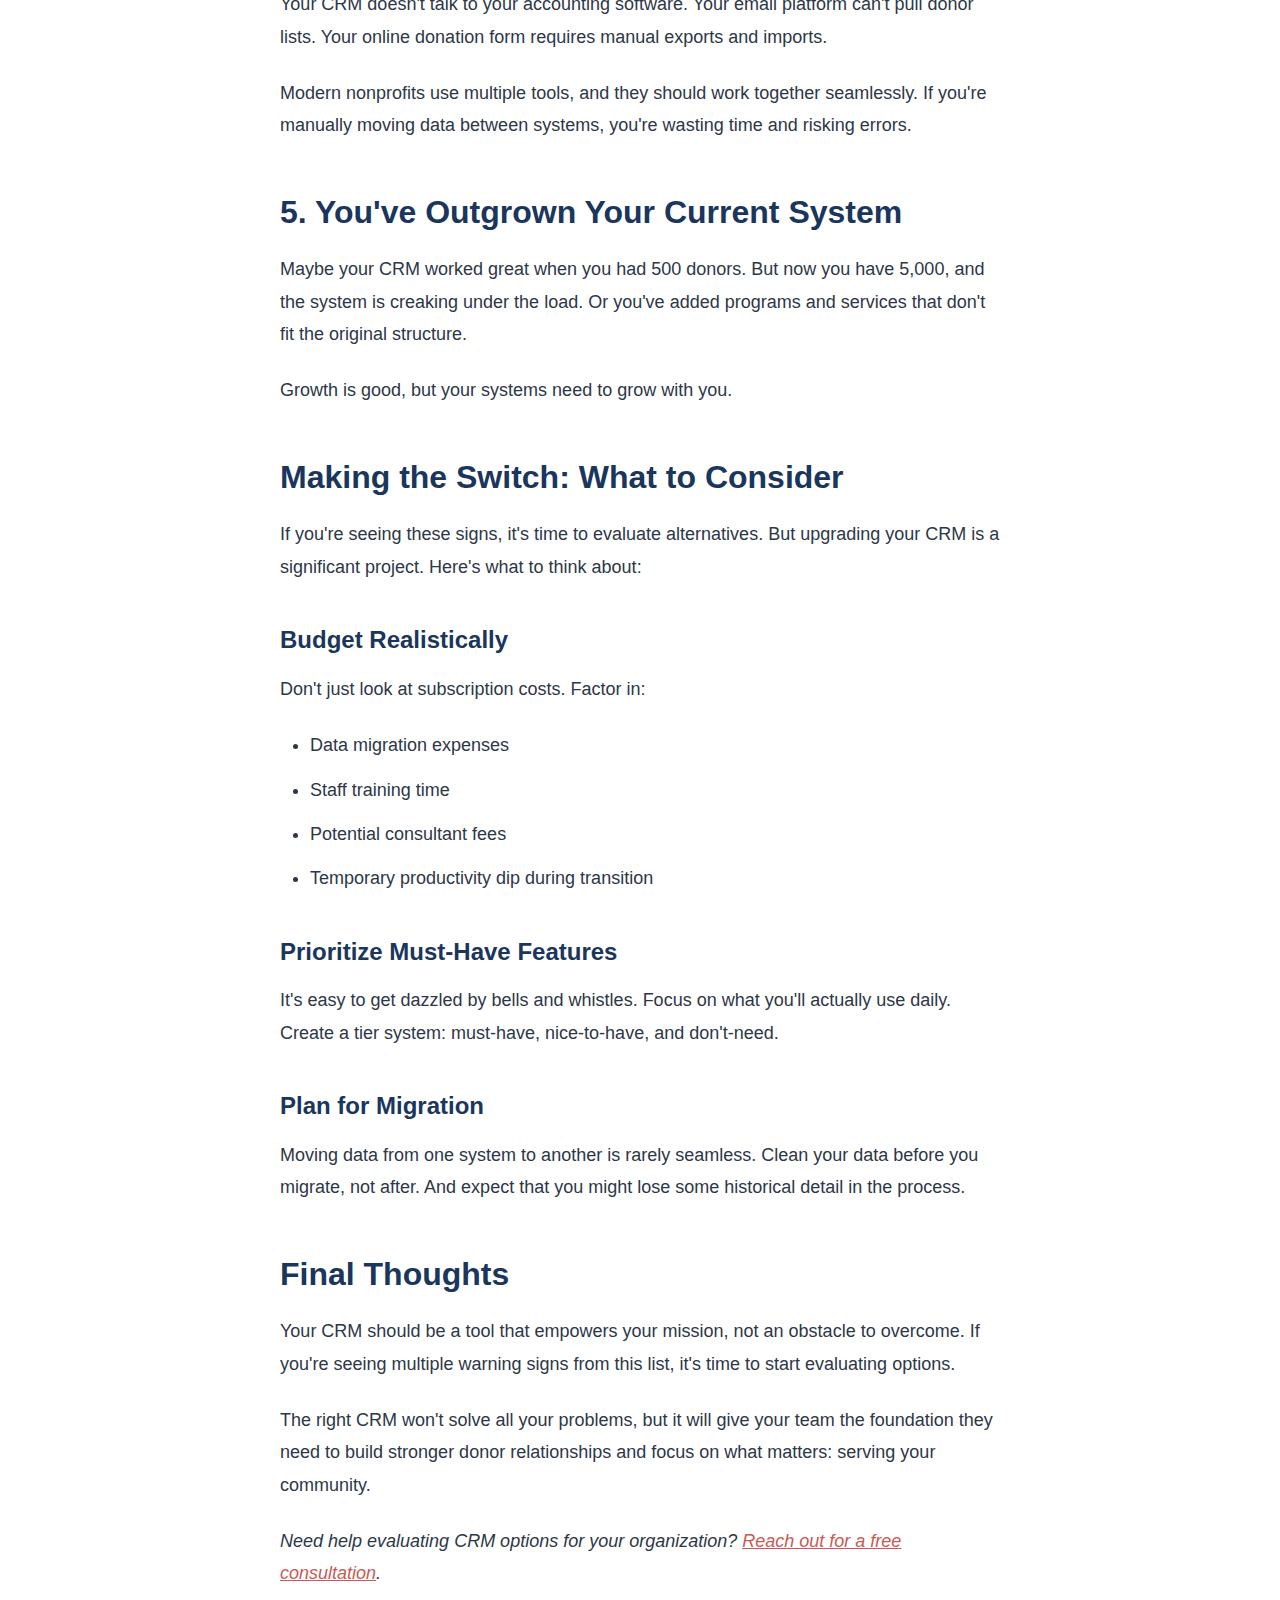
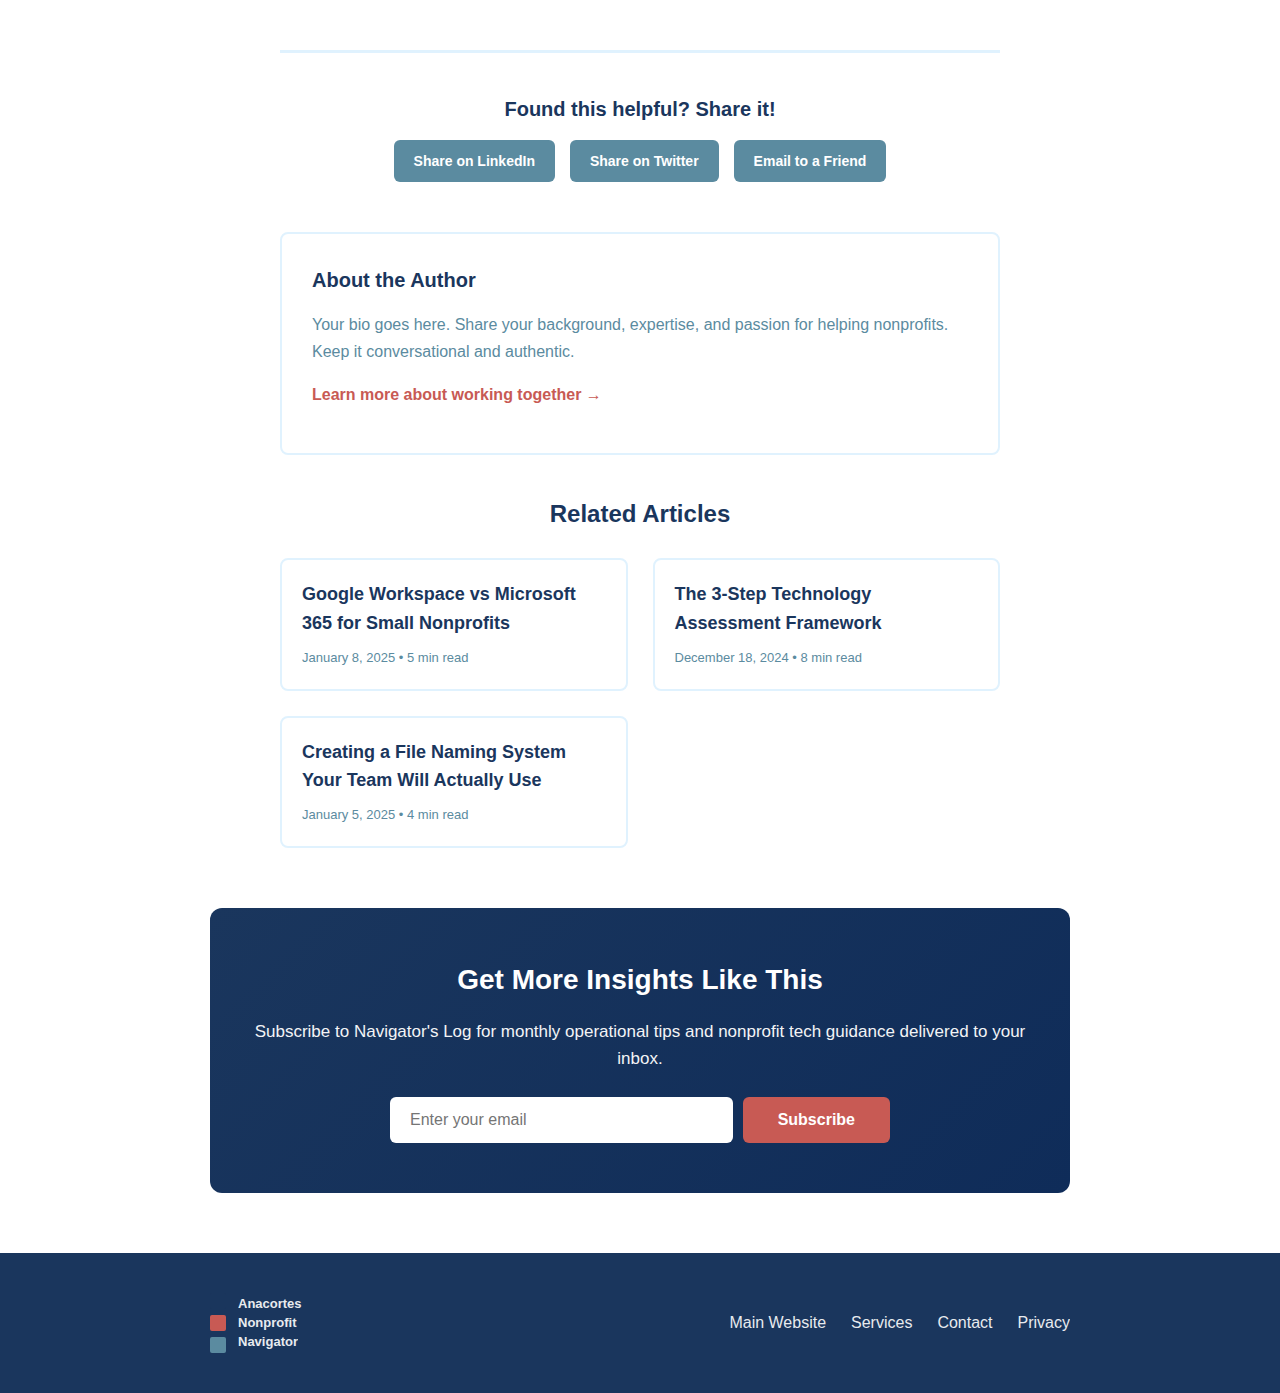
<file: article-template.html>
<!DOCTYPE html>
<html lang="en">
<head>
    <meta charset="UTF-8">
    <meta name="viewport" content="width=device-width, initial-scale=1.0">
    <title>Article Title - Navigator's Log</title>
    <style>
        * {
            margin: 0;
            padding: 0;
            box-sizing: border-box;
        }
        
        body {
            font-family: 'Segoe UI', Tahoma, Geneva, Verdana, sans-serif;
            color: #2D3748;
            line-height: 1.6;
            background: #FFFFFF;
        }
        
        .container {
            max-width: 900px;
            margin: 0 auto;
            padding: 0 20px;
        }
        
        /* Header */
        header {
            background: #FFFFFF;
            padding: 30px 0;
            border-bottom: 3px solid #1A365D;
            margin-bottom: 40px;
        }
        
        .header-content {
            display: flex;
            justify-content: space-between;
            align-items: center;
            flex-wrap: wrap;
            gap: 20px;
        }
        
        .blog-branding {
            display: flex;
            align-items: center;
            gap: 30px;
        }
        
        .business-logo {
            display: flex;
            align-items: center;
            gap: 15px;
        }
        
        .logo-vertical {
            display: flex;
            flex-direction: column;
            gap: 6px;
        }
        
        .logo-square {
            width: 16px;
            height: 16px;
            border-radius: 2px;
        }
        
        .square1 { background: #1A365D; }
        .square2 { background: #C85A54; }
        .square3 { background: #5B8BA0; }
        
        .business-name {
            display: flex;
            flex-direction: column;
            gap: 2px;
        }
        
        .business-name span {
            font-size: 13px;
            color: #1A365D;
            font-weight: 600;
            line-height: 1.3;
        }
        
        .divider {
            width: 2px;
            height: 50px;
            background: #E0F2FE;
        }
        
        .blog-title-section h1 {
            font-size: 32px;
            color: #1A365D;
            font-weight: 700;
            margin-bottom: 5px;
        }
        
        .blog-title-section h1 a {
            color: #1A365D;
            text-decoration: none;
            transition: color 0.3s;
        }
        
        .blog-title-section h1 a:hover {
            color: #C85A54;
        }
        
        .blog-title-section p {
            font-size: 14px;
            color: #C85A54;
            font-style: italic;
        }
        
        nav ul {
            list-style: none;
            display: flex;
            gap: 25px;
        }
        
        nav a {
            color: #1A365D;
            text-decoration: none;
            font-weight: 600;
            font-size: 15px;
            transition: color 0.3s;
        }
        
        nav a:hover {
            color: #C85A54;
        }
        
        /* Breadcrumb */
        .breadcrumb {
            margin-bottom: 30px;
        }
        
        .breadcrumb a {
            color: #5B8BA0;
            text-decoration: none;
            font-size: 14px;
        }
        
        .breadcrumb a:hover {
            color: #C85A54;
        }
        
        .breadcrumb span {
            color: #5B8BA0;
            margin: 0 8px;
        }
        
        /* Article Header */
        .article-header {
            margin-bottom: 40px;
            padding-bottom: 30px;
            border-bottom: 3px solid #E0F2FE;
        }
        
        .article-category {
            display: inline-block;
            background: #FEF3E2;
            color: #C85A54;
            padding: 6px 16px;
            border-radius: 12px;
            font-size: 13px;
            font-weight: 600;
            margin-bottom: 15px;
            text-transform: uppercase;
            letter-spacing: 0.5px;
        }
        
        .article-header h1 {
            font-size: 42px;
            color: #1A365D;
            margin-bottom: 20px;
            line-height: 1.3;
        }
        
        .article-meta {
            display: flex;
            gap: 20px;
            flex-wrap: wrap;
            color: #5B8BA0;
            font-size: 15px;
        }
        
        .article-meta span {
            display: flex;
            align-items: center;
            gap: 6px;
        }
        
        /* Article Content */
        .article-content {
            max-width: 720px;
            margin: 0 auto 60px;
        }
        
        .article-content p {
            font-size: 18px;
            line-height: 1.8;
            margin-bottom: 24px;
            color: #2D3748;
        }
        
        .article-content h2 {
            font-size: 32px;
            color: #1A365D;
            margin-top: 50px;
            margin-bottom: 20px;
            line-height: 1.3;
        }
        
        .article-content h3 {
            font-size: 24px;
            color: #1A365D;
            margin-top: 40px;
            margin-bottom: 16px;
            line-height: 1.4;
        }
        
        .article-content h4 {
            font-size: 20px;
            color: #1A365D;
            margin-top: 30px;
            margin-bottom: 12px;
        }
        
        .article-content ul,
        .article-content ol {
            margin-bottom: 24px;
            padding-left: 30px;
        }
        
        .article-content li {
            font-size: 18px;
            line-height: 1.8;
            margin-bottom: 12px;
            color: #2D3748;
        }
        
        .article-content blockquote {
            background: #FEF3E2;
            border-left: 5px solid #C85A54;
            padding: 25px 30px;
            margin: 30px 0;
            font-size: 20px;
            font-style: italic;
            color: #1A365D;
        }
        
        .article-content strong {
            color: #1A365D;
            font-weight: 600;
        }
        
        .article-content a {
            color: #C85A54;
            text-decoration: underline;
        }
        
        .article-content a:hover {
            color: #B54A44;
        }
        
        /* Callout Box */
        .callout-box {
            background: #E0F2FE;
            border: 2px solid #5B8BA0;
            border-radius: 8px;
            padding: 30px;
            margin: 40px 0;
        }
        
        .callout-box h3 {
            color: #1A365D;
            margin-top: 0;
            margin-bottom: 15px;
            font-size: 22px;
        }
        
        .callout-box p {
            margin-bottom: 0;
        }
        
        /* Key Takeaways */
        .key-takeaways {
            background: #FEF3E2;
            border-left: 5px solid #C85A54;
            padding: 30px;
            margin: 40px 0;
            border-radius: 8px;
        }
        
        .key-takeaways h3 {
            color: #1A365D;
            margin-top: 0;
            margin-bottom: 20px;
            font-size: 24px;
        }
        
        .key-takeaways ul {
            margin-bottom: 0;
        }
        
        /* Article Footer */
        .article-footer {
            max-width: 720px;
            margin: 60px auto;
            padding-top: 40px;
            border-top: 3px solid #E0F2FE;
        }
        
        .share-section {
            text-align: center;
            margin-bottom: 50px;
        }
        
        .share-section h3 {
            color: #1A365D;
            font-size: 20px;
            margin-bottom: 15px;
        }
        
        .share-buttons {
            display: flex;
            gap: 15px;
            justify-content: center;
        }
        
        .share-button {
            display: inline-block;
            padding: 10px 20px;
            background: #5B8BA0;
            color: white;
            text-decoration: none;
            border-radius: 6px;
            font-size: 14px;
            font-weight: 600;
            transition: all 0.3s;
        }
        
        .share-button:hover {
            background: #1A365D;
            transform: translateY(-2px);
        }
        
        /* Author Bio */
        .author-bio {
            background: white;
            border: 2px solid #E0F2FE;
            border-radius: 8px;
            padding: 30px;
            margin-bottom: 40px;
        }
        
        .author-bio h3 {
            color: #1A365D;
            font-size: 20px;
            margin-bottom: 15px;
        }
        
        .author-bio p {
            font-size: 16px;
            color: #5B8BA0;
            margin-bottom: 15px;
            line-height: 1.7;
        }
        
        .author-bio a {
            color: #C85A54;
            text-decoration: none;
            font-weight: 600;
        }
        
        .author-bio a:hover {
            text-decoration: underline;
        }
        
        /* Related Posts */
        .related-posts {
            margin-bottom: 60px;
        }
        
        .related-posts h3 {
            color: #1A365D;
            font-size: 24px;
            margin-bottom: 25px;
            text-align: center;
        }
        
        .related-grid {
            display: grid;
            grid-template-columns: repeat(auto-fit, minmax(250px, 1fr));
            gap: 25px;
        }
        
        .related-card {
            background: white;
            border: 2px solid #E0F2FE;
            border-radius: 8px;
            padding: 20px;
            transition: all 0.3s;
        }
        
        .related-card:hover {
            border-color: #C85A54;
            transform: translateY(-4px);
        }
        
        .related-card h4 {
            font-size: 18px;
            margin-bottom: 10px;
        }
        
        .related-card h4 a {
            color: #1A365D;
            text-decoration: none;
        }
        
        .related-card h4 a:hover {
            color: #C85A54;
        }
        
        .related-card .meta {
            font-size: 13px;
            color: #5B8BA0;
        }
        
        /* Newsletter CTA */
        .newsletter-cta {
            background: linear-gradient(135deg, #1A365D 0%, #0F2C59 100%);
            color: white;
            padding: 50px 40px;
            border-radius: 12px;
            text-align: center;
            margin-bottom: 60px;
        }
        
        .newsletter-cta h3 {
            font-size: 28px;
            margin-bottom: 15px;
        }
        
        .newsletter-cta p {
            font-size: 17px;
            margin-bottom: 25px;
            opacity: 0.95;
        }
        
        .signup-form {
            display: flex;
            gap: 10px;
            max-width: 500px;
            margin: 0 auto;
        }
        
        .signup-form input {
            flex: 1;
            padding: 14px 20px;
            border: none;
            border-radius: 6px;
            font-size: 16px;
        }
        
        .signup-form button {
            background: #C85A54;
            color: white;
            padding: 14px 35px;
            border: none;
            border-radius: 6px;
            font-size: 16px;
            font-weight: 600;
            cursor: pointer;
            transition: all 0.3s;
        }
        
        .signup-form button:hover {
            background: #B54A44;
            transform: translateY(-2px);
        }
        
        /* Footer */
        footer {
            background: #1A365D;
            color: white;
            padding: 40px 0;
            margin-top: 60px;
        }
        
        .footer-content {
            display: flex;
            justify-content: space-between;
            align-items: center;
            flex-wrap: wrap;
            gap: 20px;
        }
        
        .footer-logo {
            display: flex;
            align-items: center;
            gap: 12px;
        }
        
        .footer-logo .business-name span {
            color: white;
            opacity: 0.9;
        }
        
        .footer-links {
            display: flex;
            gap: 25px;
        }
        
        .footer-links a {
            color: white;
            text-decoration: none;
            opacity: 0.9;
            transition: opacity 0.3s;
        }
        
        .footer-links a:hover {
            opacity: 1;
        }
        
        @media (max-width: 768px) {
            .header-content {
                flex-direction: column;
                align-items: flex-start;
            }
            
            .blog-branding {
                flex-direction: column;
                align-items: flex-start;
                gap: 20px;
            }
            
            .divider {
                display: none;
            }
            
            .article-header h1 {
                font-size: 32px;
            }
            
            .article-content h2 {
                font-size: 26px;
            }
            
            .article-content h3 {
                font-size: 20px;
            }
            
            .signup-form {
                flex-direction: column;
            }
            
            .footer-content {
                flex-direction: column;
                text-align: center;
            }
        }
    </style>
</head>
<body>
    <!-- Header -->
    <header>
        <div class="container">
            <div class="header-content">
                <div class="blog-branding">
                    <div class="business-logo">
                        <div class="logo-vertical">
                            <div class="logo-square square1"></div>
                            <div class="logo-square square2"></div>
                            <div class="logo-square square3"></div>
                        </div>
                        <div class="business-name">
                            <span>Anacortes</span>
                            <span>Nonprofit</span>
                            <span>Navigator</span>
                        </div>
                    </div>
                    <div class="divider"></div>
                    <div class="blog-title-section">
                        <h1><a href="#">Navigator's Log</a></h1>
                        <p>Operational insights for mission-driven organizations</p>
                    </div>
                </div>
                <nav>
                    <ul>
                        <li><a href="#">Latest</a></li>
                        <li><a href="#">Topics</a></li>
                        <li><a href="#">Archive</a></li>
                        <li><a href="#">About</a></li>
                    </ul>
                </nav>
            </div>
        </div>
    </header>

    <!-- Main Content -->
    <main>
        <div class="container">
            <!-- Breadcrumb -->
            <div class="breadcrumb">
                <a href="#">Home</a>
                <span>›</span>
                <a href="#">Tools & Tech</a>
                <span>›</span>
                <span>Article Title</span>
            </div>

            <!-- Article Header -->
            <div class="article-header">
                <span class="article-category">Tools & Tech</span>
                <h1>5 Signs Your Nonprofit Needs a CRM Upgrade</h1>
                <div class="article-meta">
                    <span>📅 January 12, 2025</span>
                    <span>⏱ 6 min read</span>
                    <span>✍️ Your Name</span>
                </div>
            </div>

            <!-- Article Content -->
            <article class="article-content">
                <!-- Introduction -->
                <p>Your donor database should make your life easier, not harder. But if you're spending more time fighting with your CRM than actually using it to build relationships, it might be time for a change.</p>

                <p>Here are five clear signs that your nonprofit is ready for a CRM upgrade—and what to do about it.</p>

                <!-- Main Content Section -->
                <h2>1. Your Team Avoids Using It</h2>
                
                <p>The most obvious sign of a failing CRM is when your staff actively avoids it. If team members are keeping donor information in spreadsheets, sticky notes, or their own personal files instead of the official system, you have a problem.</p>

                <p>This usually happens because:</p>
                <ul>
                    <li>The system is too complicated or unintuitive</li>
                    <li>It's too slow or crashes frequently</li>
                    <li>The learning curve is too steep for new staff</li>
                    <li>It doesn't match how your team actually works</li>
                </ul>

                <p><strong>What to do:</strong> Talk to your team about what frustrates them most. Their feedback will guide you toward features that actually matter for your workflow.</p>

                <!-- Callout Box Example -->
                <div class="callout-box">
                    <h3>💡 Quick Tip</h3>
                    <p>Before shopping for a new CRM, spend a week documenting how your team currently tracks donor information. This "shadow system" often reveals what features you actually need.</p>
                </div>

                <h2>2. You Can't Generate the Reports You Need</h2>
                
                <p>Your board asks for a breakdown of donor retention by campaign. Your development director needs to segment donors by giving history. Your executive director wants to see year-over-year trends.</p>

                <p>And you can't easily produce any of these reports.</p>

                <p>If generating basic reports requires manual exports, spreadsheet gymnastics, or waiting for an IT person to build custom queries, your CRM isn't serving you.</p>

                <h3>Common Reporting Pain Points</h3>
                <ul>
                    <li>Can't segment donors by meaningful criteria</li>
                    <li>Reports are hard to customize or schedule</li>
                    <li>Data visualization is nonexistent or clunky</li>
                    <li>Can't track donor journeys over time</li>
                </ul>

                <h2>3. Data Entry Takes Forever</h2>

                <p>If entering a single donation takes five minutes and ten clicks, that's a problem. Modern CRMs should streamline data entry, not make it a chore.</p>

                <blockquote>
                    "We were spending 15 hours a week just entering donation data. After switching to a system with better automation, that dropped to 3 hours." — Local nonprofit director
                </blockquote>

                <p>Look for features like:</p>
                <ul>
                    <li>Automatic import from online donation platforms</li>
                    <li>Batch entry for similar transactions</li>
                    <li>Smart defaults that remember common entries</li>
                    <li>Mobile data entry for events</li>
                </ul>

                <!-- Key Takeaways Box -->
                <div class="key-takeaways">
                    <h3>🎯 Key Takeaways</h3>
                    <ul>
                        <li>Your CRM should make work easier, not harder</li>
                        <li>Team adoption is the best measure of system success</li>
                        <li>Don't pay for features you'll never use</li>
                        <li>Plan for migration time and training costs</li>
                        <li>Start with your team's pain points, not vendor features</li>
                    </ul>
                </div>

                <h2>4. Integration Is a Nightmare</h2>

                <p>Your CRM doesn't talk to your accounting software. Your email platform can't pull donor lists. Your online donation form requires manual exports and imports.</p>

                <p>Modern nonprofits use multiple tools, and they should work together seamlessly. If you're manually moving data between systems, you're wasting time and risking errors.</p>

                <h2>5. You've Outgrown Your Current System</h2>

                <p>Maybe your CRM worked great when you had 500 donors. But now you have 5,000, and the system is creaking under the load. Or you've added programs and services that don't fit the original structure.</p>

                <p>Growth is good, but your systems need to grow with you.</p>

                <h2>Making the Switch: What to Consider</h2>

                <p>If you're seeing these signs, it's time to evaluate alternatives. But upgrading your CRM is a significant project. Here's what to think about:</p>

                <h3>Budget Realistically</h3>
                <p>Don't just look at subscription costs. Factor in:</p>
                <ul>
                    <li>Data migration expenses</li>
                    <li>Staff training time</li>
                    <li>Potential consultant fees</li>
                    <li>Temporary productivity dip during transition</li>
                </ul>

                <h3>Prioritize Must-Have Features</h3>
                <p>It's easy to get dazzled by bells and whistles. Focus on what you'll actually use daily. Create a tier system: must-have, nice-to-have, and don't-need.</p>

                <h3>Plan for Migration</h3>
                <p>Moving data from one system to another is rarely seamless. Clean your data before you migrate, not after. And expect that you might lose some historical detail in the process.</p>

                <h2>Final Thoughts</h2>

                <p>Your CRM should be a tool that empowers your mission, not an obstacle to overcome. If you're seeing multiple warning signs from this list, it's time to start evaluating options.</p>

                <p>The right CRM won't solve all your problems, but it will give your team the foundation they need to build stronger donor relationships and focus on what matters: serving your community.</p>

                <p><em>Need help evaluating CRM options for your organization? <a href="#">Reach out for a free consultation</a>.</em></p>
            </article>

            <!-- Article Footer -->
            <div class="article-footer">
                <!-- Share Section -->
                <div class="share-section">
                    <h3>Found this helpful? Share it!</h3>
                    <div class="share-buttons">
                        <a href="#" class="share-button">Share on LinkedIn</a>
                        <a href="#" class="share-button">Share on Twitter</a>
                        <a href="#" class="share-button">Email to a Friend</a>
                    </div>
                </div>

                <!-- Author Bio -->
                <div class="author-bio">
                    <h3>About the Author</h3>
                    <p>Your bio goes here. Share your background, expertise, and passion for helping nonprofits. Keep it conversational and authentic.</p>
                    <p><a href="#">Learn more about working together →</a></p>
                </div>

                <!-- Related Posts -->
                <div class="related-posts">
                    <h3>Related Articles</h3>
                    <div class="related-grid">
                        <div class="related-card">
                            <h4><a href="#">Google Workspace vs Microsoft 365 for Small Nonprofits</a></h4>
                            <p class="meta">January 8, 2025 • 5 min read</p>
                        </div>
                        <div class="related-card">
                            <h4><a href="#">The 3-Step Technology Assessment Framework</a></h4>
                            <p class="meta">December 18, 2024 • 8 min read</p>
                        </div>
                        <div class="related-card">
                            <h4><a href="#">Creating a File Naming System Your Team Will Actually Use</a></h4>
                            <p class="meta">January 5, 2025 • 4 min read</p>
                        </div>
                    </div>
                </div>
            </div>

            <!-- Newsletter CTA -->
            <div class="newsletter-cta">
                <h3>Get More Insights Like This</h3>
                <p>Subscribe to Navigator's Log for monthly operational tips and nonprofit tech guidance delivered to your inbox.</p>
                <form class="signup-form">
                    <input type="email" placeholder="Enter your email" required>
                    <button type="submit">Subscribe</button>
                </form>
            </div>
        </div>
    </main>

    <!-- Footer -->
    <footer>
        <div class="container">
            <div class="footer-content">
                <div class="footer-logo">
                    <div class="logo-vertical">
                        <div class="logo-square square1"></div>
                        <div class="logo-square square2"></div>
                        <div class="logo-square square3"></div>
                    </div>
                    <div class="business-name">
                        <span>Anacortes</span>
                        <span>Nonprofit</span>
                        <span>Navigator</span>
                    </div>
                </div>
                <div class="footer-links">
                    <a href="#">Main Website</a>
                    <a href="#">Services</a>
                    <a href="#">Contact</a>
                    <a href="#">Privacy</a>
                </div>
            </div>
        </div>
    </footer>
</body>
</html>
</file>
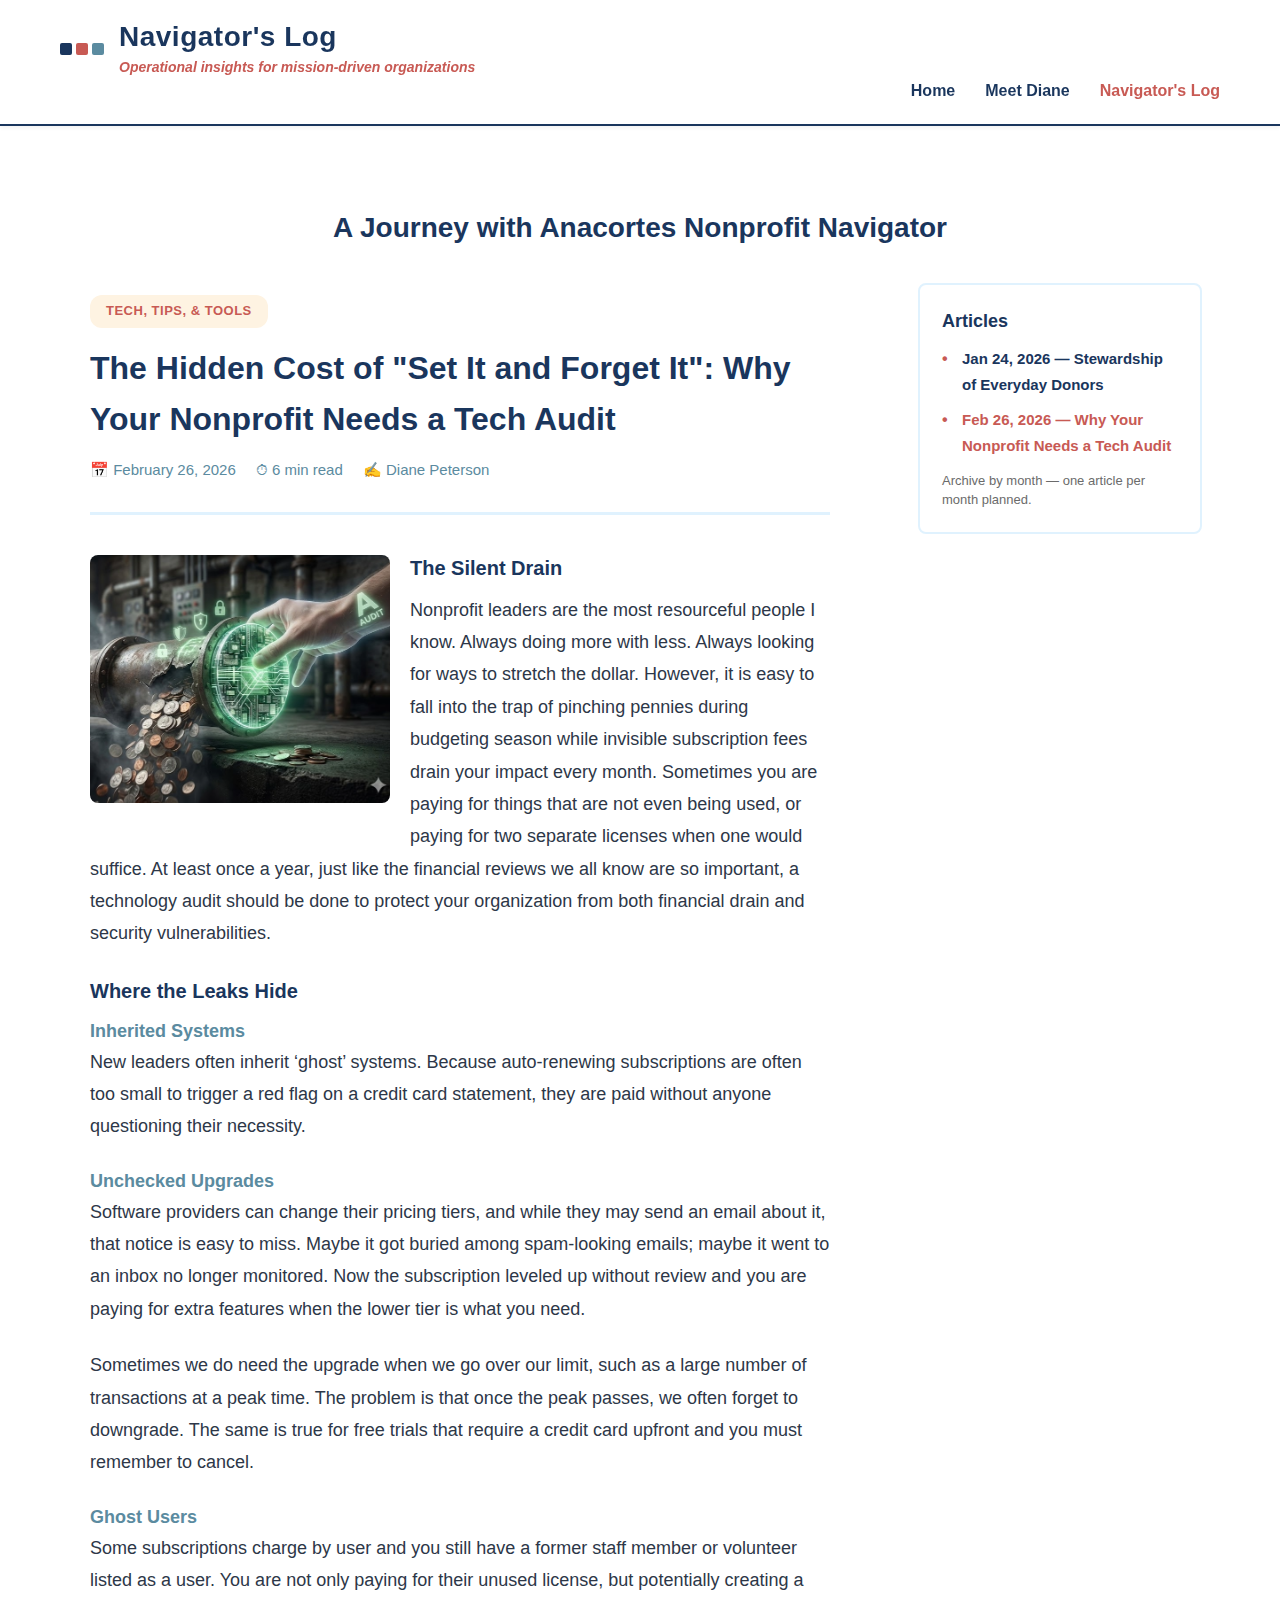
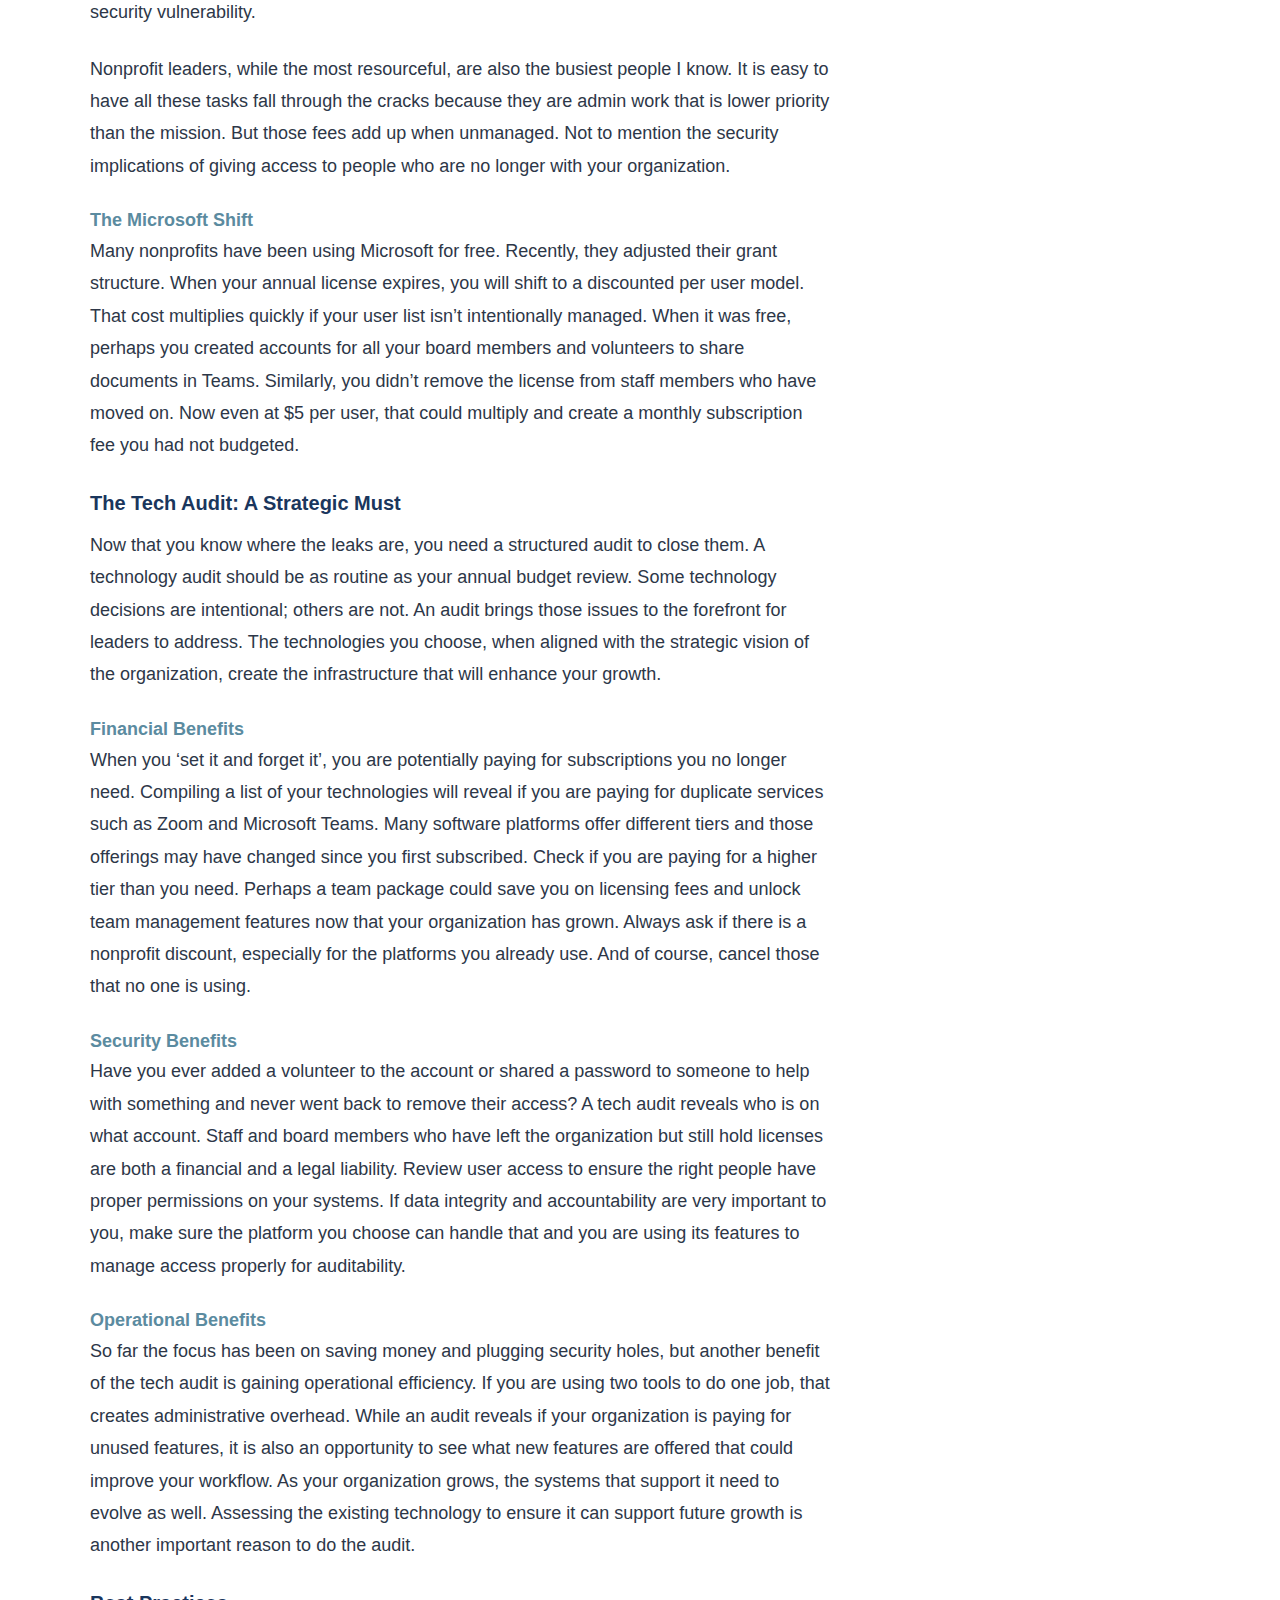
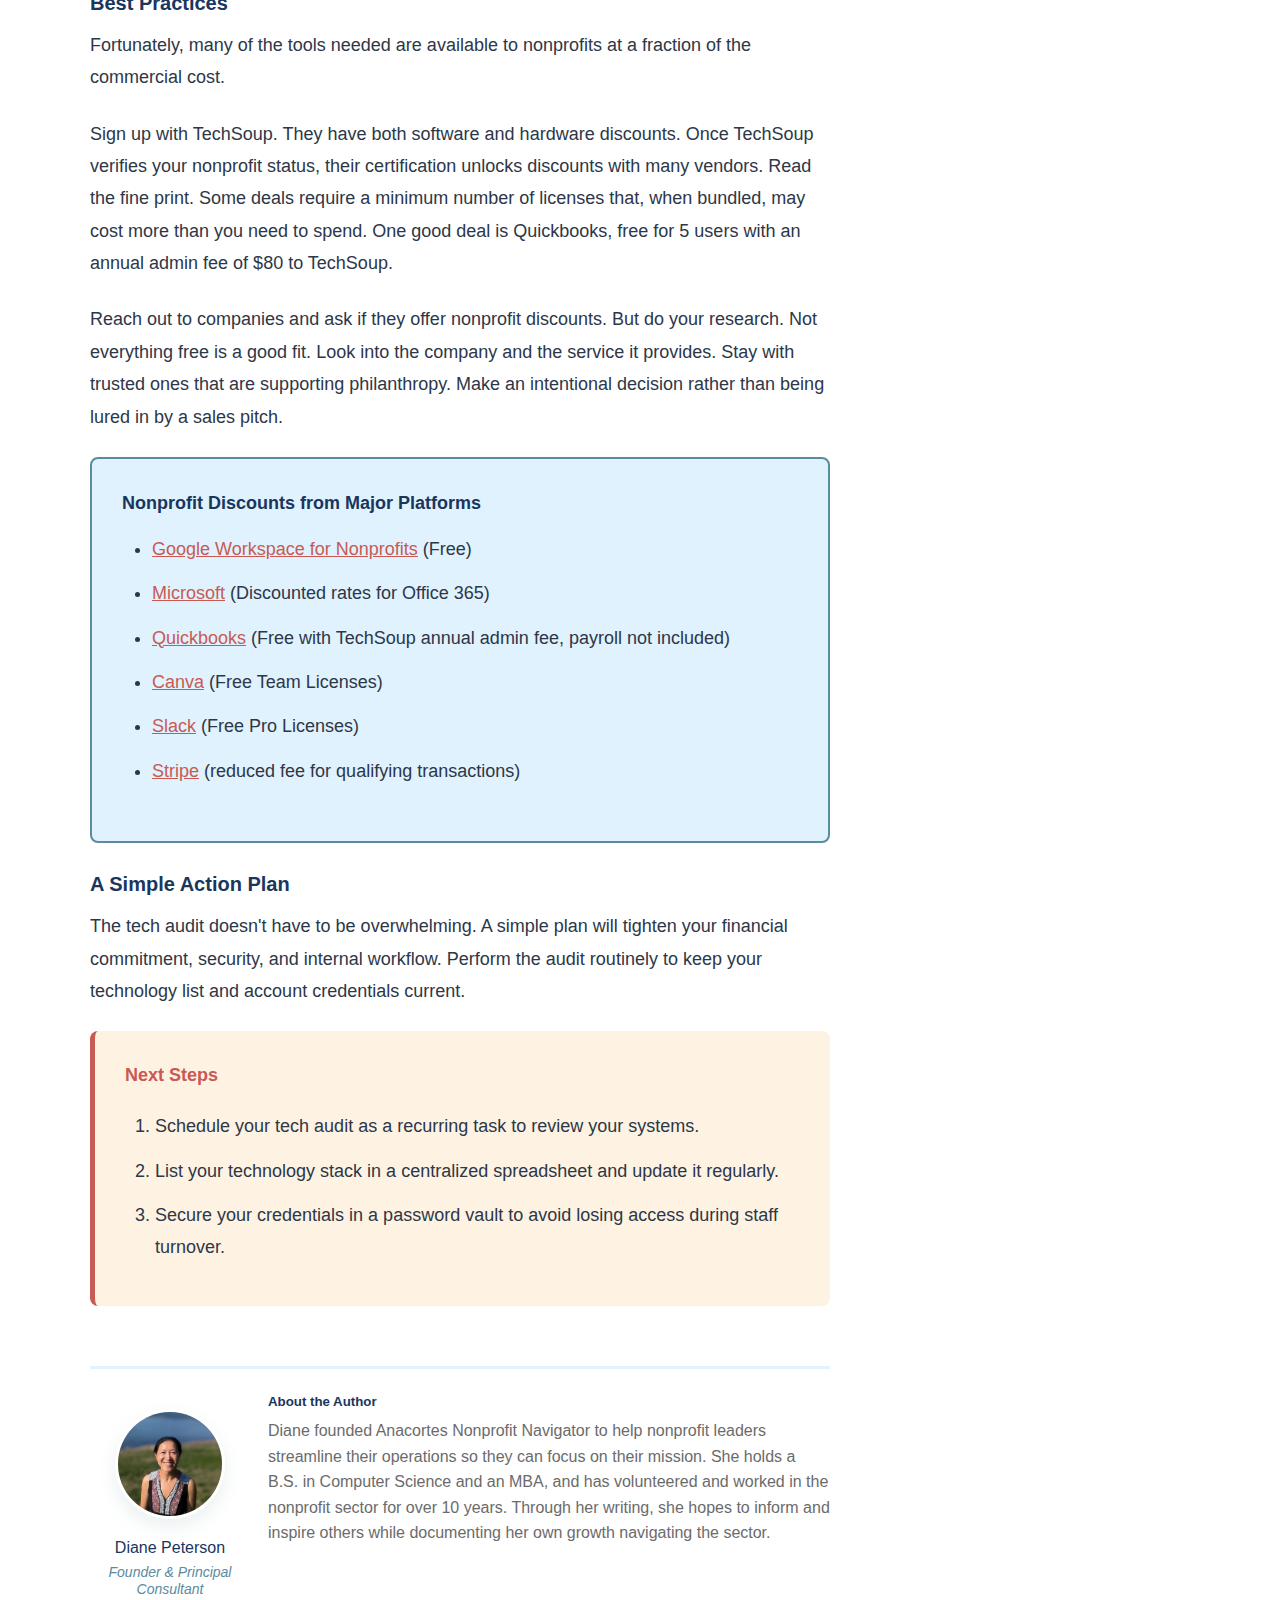
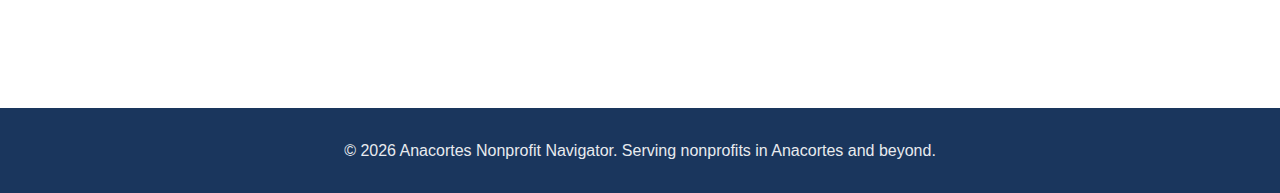
<file: log.html>
<!DOCTYPE html>
<html lang="en">

<head>
    <meta charset="UTF-8">
    <meta name="viewport" content="width=device-width, initial-scale=1.0">
    <meta property="og:image"
        content="https://dianekuen.github.io/anacortes-nonprofit-navigator/techaudit_social.png" />
    <meta property="og:image:width" content="1200" />
    <meta property="og:image:height" content="630" />
    <title>Navigator's Log — Anacortes Nonprofit Navigator</title>
    <link rel="stylesheet" href="style.css">
    <!-- Favicons -->
    <link rel="icon" type="image/x-icon" href="favicon.ico">
    <!-- Legacy fallback -->
    <link rel="shortcut icon" href="favicon.ico">
</head>

<body>
    <header>
        <div class="container">
            <a href="index.html" class="logo">
                <div class="logo-mark">
                    <div class="logo-shape shape1"></div>
                    <div class="logo-shape shape2"></div>
                    <div class="logo-shape shape3"></div>
                </div>
                <div class="logo-text">
                    <h1>Navigator's Log</h1>
                    <p class="tagline">Operational insights for mission-driven organizations</p>
                </div>
            </a>
            <nav>
                <button class="mobile-menu-toggle" onclick="toggleMenu()">☰</button>
                <ul id="nav-menu">
                    <li><a href="index.html" class="nav-link">Home</a></li>
                    <!-- <li><a href="services.html" class="nav-link">Services</a></li>-->
                    <li><a href="about.html" class="nav-link">Meet Diane</a></li>
                    <li><a href="log.html" class="nav-link active">Navigator's Log</a></li>
                </ul>
            </nav>
        </div>
    </header>

    <main class="about">
        <div class="container">
            <h2 class="section-title">A Journey with Anacortes Nonprofit Navigator</h2>
            <div class="about-grid">
                <div class="about-main">
                    <div class="article-header">
                        <span class="article-category">Tech, Tips, & Tools</span>
                        <h2>The Hidden Cost of "Set It and Forget It": Why Your Nonprofit Needs a Tech Audit</h2>
                        <div class="article-meta">
                            <span>📅 February 26, 2026</span>
                            <span>⏱ 6 min read</span>
                            <span>✍️ Diane Peterson</span>
                        </div>
                    </div>
                    <!-- Article Content -->
                    <article class="article-content">
                        <img src="techaudit.png" />
                        <h3>The Silent Drain</h3>
                        <p>Nonprofit leaders are the most resourceful people I know. Always doing more with less. Always
                            looking for ways to stretch the dollar. However, it is easy to fall into the trap of
                            pinching pennies during budgeting season while invisible subscription fees drain your impact
                            every month. Sometimes you are paying for things that are not even being used, or paying for
                            two separate licenses when one would suffice. At least once a year, just like the financial
                            reviews we all know are so important, a technology audit should be done to protect your
                            organization from both financial drain and security vulnerabilities.</p>

                        <h3>Where the Leaks Hide</h3>
                        <h4>Inherited Systems</h4>
                        <p>
                            New leaders often inherit ‘ghost’ systems. Because auto-renewing subscriptions are often too
                            small to trigger a red flag on a credit card statement, they are paid without anyone
                            questioning their necessity.
                        </p>
                        <h4>Unchecked Upgrades</h4>
                        <p>
                            Software providers can change their pricing tiers, and while they may send an email about
                            it, that notice is easy to miss. Maybe it got buried among spam-looking emails; maybe it
                            went to an inbox no longer monitored. Now the subscription leveled up without review and you
                            are paying for extra features when the lower tier is what you need.
                        </p>
                        <p>Sometimes we do need the upgrade when we go over our limit, such as a large number of
                            transactions at a peak time. The problem is that once the peak passes, we often forget to
                            downgrade. The same is true for free trials that require a credit card upfront and you must
                            remember to cancel.</p>
                        <h4>Ghost Users</h4>

                        <p>Some subscriptions charge by user and you still have a former staff member or
                            volunteer listed as a user. You are not only paying for their unused license, but
                            potentially creating a security vulnerability.
                        </p>
                        <p>Nonprofit leaders, while the most resourceful, are also the busiest people I know. It
                            is easy to have all these tasks fall through the cracks because they are admin work that is
                            lower priority than the mission. But those fees add up when unmanaged. Not to mention the
                            security implications of giving access to people who are no longer with your organization.
                        </p>
                        <h4>The Microsoft Shift</h4>
                        <p>
                            Many nonprofits have been using Microsoft for free. Recently, they adjusted their
                            grant structure. When your annual license expires, you will shift to a discounted per user
                            model. That cost multiplies quickly if your user list isn’t intentionally managed. When it
                            was free, perhaps you created accounts for all your board members and volunteers to share
                            documents in Teams. Similarly, you didn’t remove the license from staff members who have
                            moved on. Now even at $5 per user, that could multiply and create a monthly subscription fee
                            you had not budgeted.
                        </p>
                        <h3>The Tech Audit: A Strategic Must</h3>

                        <p>Now that you know where the leaks are, you need a structured audit to close them. A
                            technology audit should be as routine as your annual budget review. Some technology
                            decisions are intentional; others are not. An audit brings those issues to the forefront for
                            leaders to address. The technologies you choose, when aligned with the strategic vision of
                            the organization, create the infrastructure that will enhance your growth.
                        </p>
                        <h4>Financial Benefits</h4>
                        <p>
                            When you ‘set it and forget it’, you are potentially paying for subscriptions you no longer
                            need. Compiling a list of your technologies will reveal if you are paying for duplicate
                            services
                            such as Zoom and Microsoft Teams. Many software platforms offer different tiers and those
                            offerings may have changed since you first subscribed. Check if you are paying for a higher
                            tier
                            than you need. Perhaps a team package could save you on licensing fees and unlock team
                            management features now that your organization has grown. Always ask if there is a nonprofit
                            discount, especially for the platforms you already use. And of course, cancel those that no
                            one
                            is using.
                        </p>
                        <h4>Security Benefits</h4>
                        <p>

                            Have you ever added a volunteer to the account or shared a password to someone to help with
                            something and never went back to remove their access? A tech audit reveals who is on
                            what account. Staff and board members who have left the organization but still hold licenses
                            are both a financial and a legal liability. Review user access to ensure the right people
                            have
                            proper permissions on your systems. If data integrity and accountability are very important
                            to you, make sure the platform you choose can handle that and you are using its features to
                            manage access properly for auditability.
                        </p>
                        <h4>Operational Benefits</h4>
                        <p>

                            So far the focus has been on saving money and plugging security holes, but another benefit
                            of the tech audit is gaining operational efficiency. If you are using two tools to do one
                            job, that creates administrative overhead. While an audit reveals if your organization is
                            paying for unused features, it is also an opportunity to see what new features are offered
                            that could improve your workflow. As your organization grows, the systems that support it
                            need to evolve as well. Assessing the existing technology to ensure it can support
                            future growth is another important reason to do the audit.
                        </p>
                        <h3>Best Practices</h3>
                        <p>Fortunately, many of the tools needed are available to nonprofits at a fraction of the
                            commercial cost.
                        </p>
                        <p>Sign up with TechSoup. They have both software and hardware discounts. Once TechSoup verifies
                            your nonprofit status, their certification unlocks discounts with many vendors. Read the
                            fine print. Some deals require a minimum number of licenses that, when bundled, may cost
                            more than you need to spend. One good deal is Quickbooks, free for 5 users with an annual
                            admin fee of $80 to TechSoup.
                        </p>
                        <p>Reach out to companies and ask if they offer nonprofit discounts. But do your research. Not
                            everything free is a good fit. Look into the company and the service it provides. Stay with
                            trusted ones that are supporting philanthropy. Make an intentional decision rather than
                            being lured in by a sales pitch.
                        </p>
                        <!-- Callout Box Example -->
                        <div class="callout-box">
                            <h4>Nonprofit Discounts from Major Platforms</h4>
                            <ul>
                                <li><a href="https://www.google.com/nonprofits/offerings/workspace/">Google Workspace
                                        for Nonprofits</a> (Free)</li>
                                <li><a
                                        href="https://www.microsoft.com/en-us/microsoft-365/enterprise/nonprofit-plans-and-pricing">Microsoft</a>
                                    (Discounted rates for Office 365)</li>
                                <li><a
                                        href="https://www.techsoup.org/products/quickbooks-online-plus-g-49616-">Quickbooks</a>
                                    (Free with TechSoup annual admin fee, payroll not included)</li>
                                <li><a href="https://www.canva.com/canva-for-nonprofits/">Canva</a> (Free Team Licenses)
                                </li>
                                <li><a
                                        href="https://slack.com/help/articles/204368833-Apply-for-the-Slack-for-Nonprofits-discount">Slack</a>
                                    (Free Pro Licenses)</li>
                                <li><a href="https://stripe.com/industries/nonprofits">Stripe</a> (reduced fee for
                                    qualifying transactions)</li>
                            </ul>
                        </div>

                        <h3>A Simple Action Plan</h3>
                        <p>The tech audit doesn't have to be overwhelming. A simple plan will tighten your financial
                            commitment, security, and internal workflow. Perform the audit routinely to keep your
                            technology list and account credentials current.
                        </p>
                        <div class="key-takeaways">
                            <h4>Next Steps</h4>
                            <ol>
                                <li>Schedule your tech audit as a recurring task to review your systems.</li>
                                <li>List your technology stack in a centralized spreadsheet and update it regularly.
                                </li>
                                <li>Secure your credentials in a password vault to avoid losing access during staff
                                    turnover.</li>

                            </ol>
                        </div>
                    </article>

                    <!-- Author bio moved to the bottom of the article (site-wide convention) -->
                    <div class="article-author-bio">
                        <div class="author-left">
                            <img class="bio-photo small" aria-hidden="true" src="DianePeterson.jpg"
                                alt="Diane Peterson">
                            <div class="author-name">Diane Peterson</div>
                            <div class="author-role">Founder &amp; Principal Consultant</div>
                        </div>
                        <div class="author-right">
                            <h5>About the Author</h5>
                            <p>Diane founded Anacortes Nonprofit Navigator to help nonprofit leaders streamline their
                                operations so they can focus on their mission. She holds a B.S. in Computer Science and
                                an MBA, and has volunteered and worked in the nonprofit sector for over 10 years.
                                Through her writing, she hopes to inform and inspire others while documenting her own
                                growth navigating the sector.</p>
                        </div>
                    </div>

                </div>

                <aside class="about-sidebar article-sidebar log-author">
                    <div class="core-values archive">
                        <h4>Articles</h4>
                        <ul class="archive-list">
                            <li><a href="nlog-20260124.html">Jan 24, 2026 — Stewardship of
                                    Everyday
                                    Donors</a></li>
                            <li><a class="active-article" href="nlog-20260226.html">Feb 26, 2026 — Why Your Nonprofit
                                    Needs a Tech Audit</a></li>
                        </ul>
                        <p style="font-size:13px;color:#6B6B6B;margin-top:8px;">Archive by month — one article per month
                            planned.</p>
                    </div>
                </aside>
            </div>

        </div>
    </main>

    <footer>
        <div class="container">
            <p>&copy; 2026 Anacortes Nonprofit Navigator. Serving nonprofits in Anacortes and beyond.</p>
        </div>
    </footer>
    <script>
        function toggleMenu() {
            var menu = document.getElementById('nav-menu');
            if (menu) menu.classList.toggle('show');
        }
    </script>
</body>

</html>
</file>
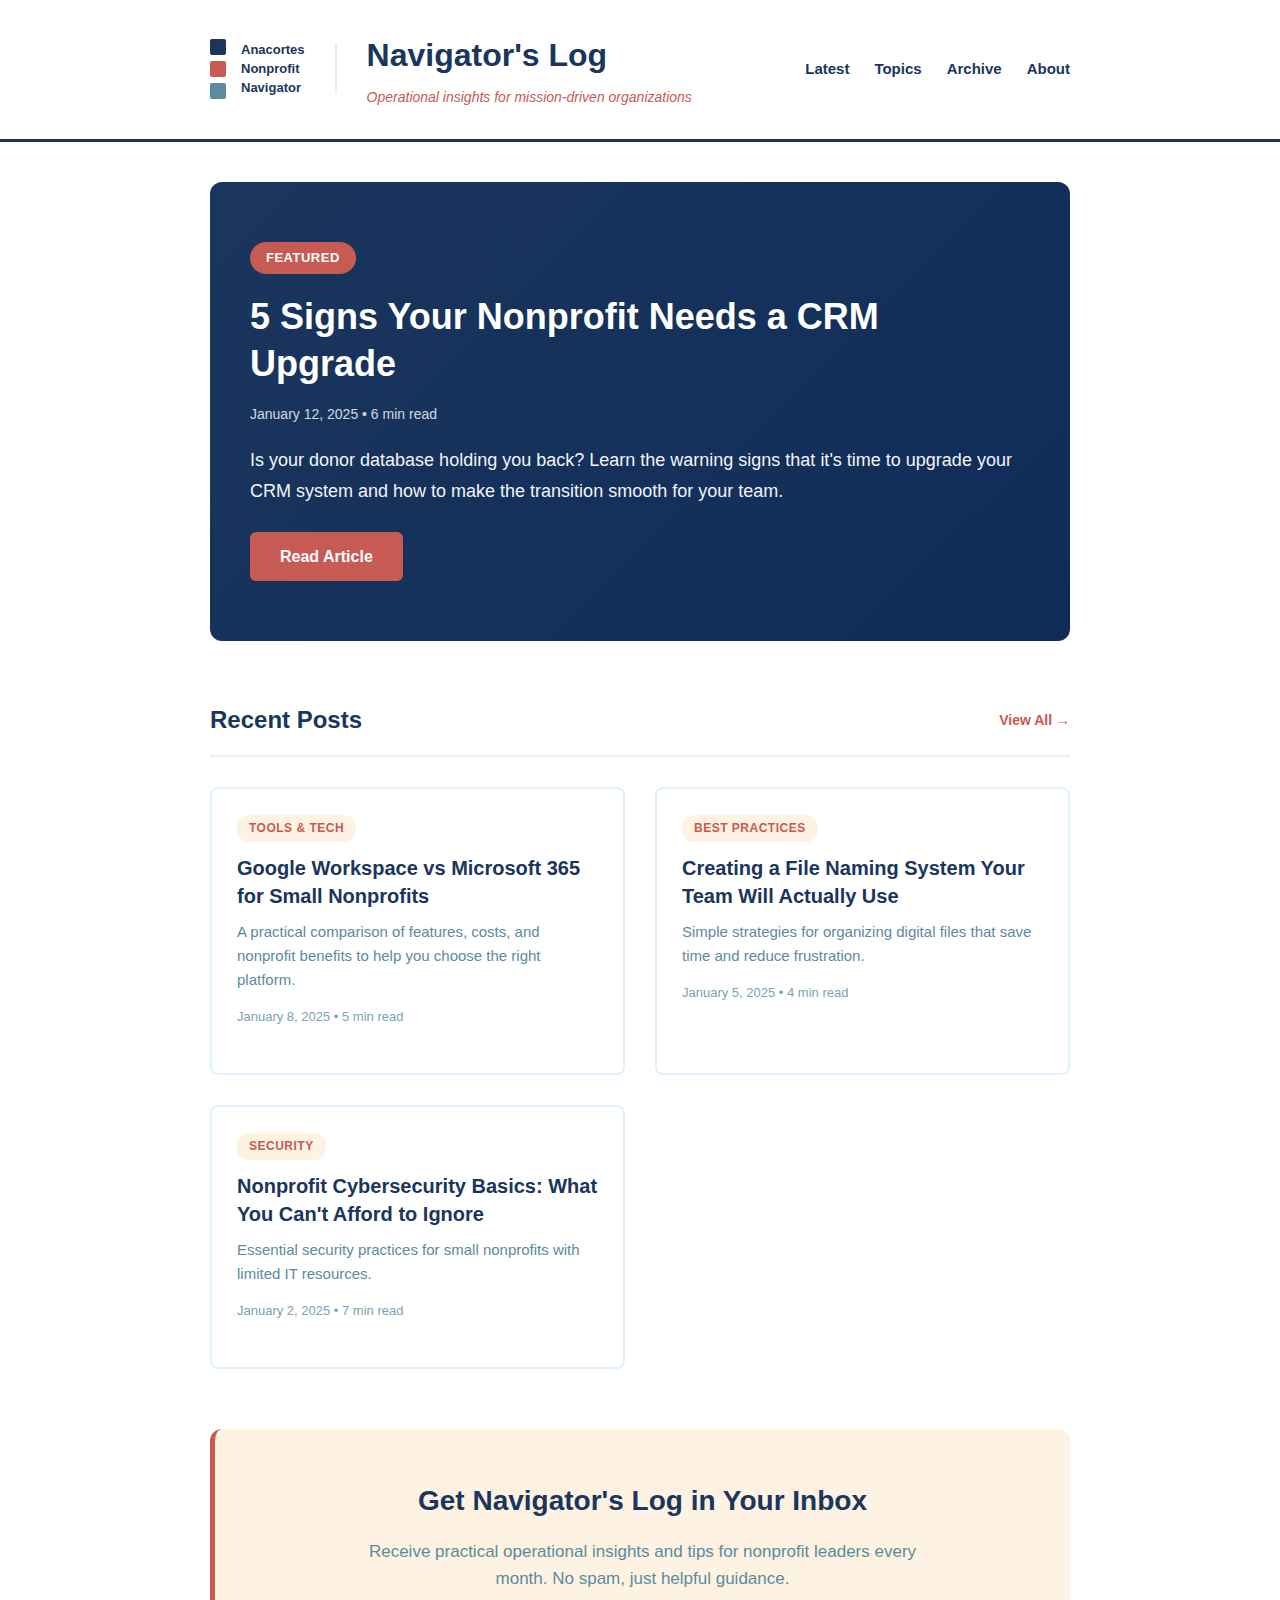
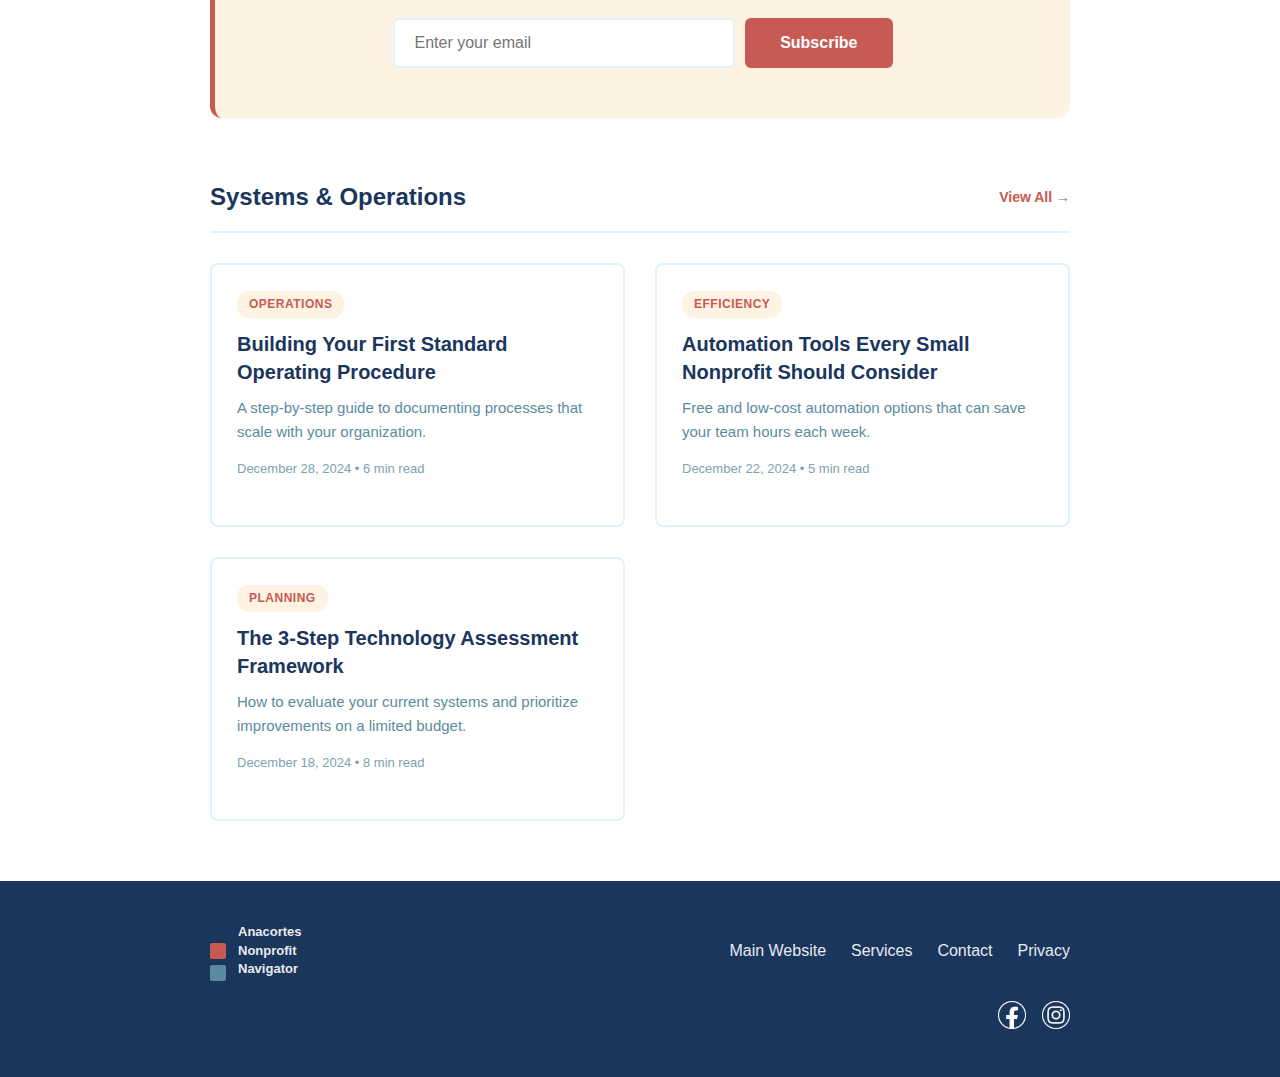
<file: navigators-log.html>
<!DOCTYPE html>
<html lang="en">

<head>
    <meta charset="UTF-8">
    <meta name="viewport" content="width=device-width, initial-scale=1.0">
    <title>Navigator's Log - Operational insights for mission-driven organizations</title>
    <style>
        * {
            margin: 0;
            padding: 0;
            box-sizing: border-box;
        }

        body {
            font-family: 'Segoe UI', Tahoma, Geneva, Verdana, sans-serif;
            color: #2D3748;
            line-height: 1.6;
            background: #FFFFFF;
        }

        .container {
            max-width: 900px;
            margin: 0 auto;
            padding: 0 20px;
        }

        /* Header */
        header {
            background: #FFFFFF;
            padding: 30px 0;
            border-bottom: 3px solid #1A365D;
            margin-bottom: 40px;
        }

        .header-content {
            display: flex;
            justify-content: space-between;
            align-items: center;
            flex-wrap: wrap;
            gap: 20px;
        }

        .blog-branding {
            display: flex;
            align-items: center;
            gap: 30px;
        }

        .business-logo {
            display: flex;
            align-items: center;
            gap: 15px;
        }

        .logo-vertical {
            display: flex;
            flex-direction: column;
            gap: 6px;
        }

        .logo-square {
            width: 16px;
            height: 16px;
            border-radius: 2px;
        }

        .square1 {
            background: #1A365D;
        }

        .square2 {
            background: #C85A54;
        }

        .square3 {
            background: #5B8BA0;
        }

        .business-name {
            display: flex;
            flex-direction: column;
            gap: 2px;
        }

        .business-name span {
            font-size: 13px;
            color: #1A365D;
            font-weight: 600;
            line-height: 1.3;
        }

        .divider {
            width: 2px;
            height: 50px;
            background: #E0F2FE;
        }

        .blog-title-section h1 {
            font-size: 32px;
            color: #1A365D;
            font-weight: 700;
            margin-bottom: 5px;
        }

        .blog-title-section p {
            font-size: 14px;
            color: #C85A54;
            font-style: italic;
        }

        nav ul {
            list-style: none;
            display: flex;
            gap: 25px;
        }

        nav a {
            color: #1A365D;
            text-decoration: none;
            font-weight: 600;
            font-size: 15px;
            transition: color 0.3s;
        }

        nav a:hover {
            color: #C85A54;
        }

        /* Hero/Featured Post */
        .featured-post {
            background: linear-gradient(135deg, #1A365D 0%, #0F2C59 100%);
            color: white;
            padding: 60px 40px;
            border-radius: 12px;
            margin-bottom: 60px;
        }

        .featured-label {
            display: inline-block;
            background: #C85A54;
            color: white;
            padding: 6px 16px;
            border-radius: 20px;
            font-size: 13px;
            font-weight: 600;
            text-transform: uppercase;
            letter-spacing: 0.5px;
            margin-bottom: 20px;
        }

        .featured-post h2 {
            font-size: 36px;
            margin-bottom: 15px;
            line-height: 1.3;
        }

        .featured-post .excerpt {
            font-size: 18px;
            margin-bottom: 25px;
            opacity: 0.95;
            line-height: 1.7;
        }

        .post-meta {
            font-size: 14px;
            opacity: 0.8;
            margin-bottom: 20px;
        }

        .read-more {
            display: inline-block;
            background: #C85A54;
            color: white;
            padding: 12px 30px;
            border-radius: 6px;
            text-decoration: none;
            font-weight: 600;
            transition: all 0.3s;
        }

        .read-more:hover {
            background: #B54A44;
            transform: translateY(-2px);
        }

        /* Blog Posts Grid */
        .posts-section {
            margin-bottom: 60px;
        }

        .section-header {
            display: flex;
            justify-content: space-between;
            align-items: center;
            margin-bottom: 30px;
            padding-bottom: 15px;
            border-bottom: 2px solid #E0F2FE;
        }

        .section-header h3 {
            font-size: 24px;
            color: #1A365D;
        }

        .view-all {
            color: #C85A54;
            text-decoration: none;
            font-weight: 600;
            font-size: 14px;
        }

        .posts-grid {
            display: grid;
            grid-template-columns: repeat(auto-fill, minmax(280px, 1fr));
            gap: 30px;
        }

        .post-card {
            background: white;
            border: 2px solid #E0F2FE;
            border-radius: 8px;
            padding: 25px;
            transition: all 0.3s;
        }

        .post-card:hover {
            border-color: #C85A54;
            box-shadow: 0 4px 12px rgba(26, 54, 93, 0.1);
            transform: translateY(-4px);
        }

        .post-category {
            display: inline-block;
            background: #FEF3E2;
            color: #C85A54;
            padding: 4px 12px;
            border-radius: 12px;
            font-size: 12px;
            font-weight: 600;
            margin-bottom: 12px;
            text-transform: uppercase;
            letter-spacing: 0.5px;
        }

        .post-card h4 {
            font-size: 20px;
            color: #1A365D;
            margin-bottom: 10px;
            line-height: 1.4;
        }

        .post-card h4 a {
            color: #1A365D;
            text-decoration: none;
            transition: color 0.3s;
        }

        .post-card h4 a:hover {
            color: #C85A54;
        }

        .post-card .excerpt {
            font-size: 15px;
            color: #5B8BA0;
            margin-bottom: 15px;
            line-height: 1.6;
        }

        .post-card .post-meta {
            font-size: 13px;
            color: #5B8BA0;
        }

        /* Newsletter Signup */
        .newsletter-signup {
            background: #FEF3E2;
            padding: 50px 40px;
            border-radius: 12px;
            text-align: center;
            margin-bottom: 60px;
            border-left: 5px solid #C85A54;
        }

        .newsletter-signup h3 {
            font-size: 28px;
            color: #1A365D;
            margin-bottom: 15px;
        }

        .newsletter-signup p {
            font-size: 17px;
            color: #5B8BA0;
            margin-bottom: 25px;
            max-width: 600px;
            margin-left: auto;
            margin-right: auto;
        }

        .signup-form {
            display: flex;
            gap: 10px;
            max-width: 500px;
            margin: 0 auto;
        }

        .signup-form input {
            flex: 1;
            padding: 14px 20px;
            border: 2px solid #E0F2FE;
            border-radius: 6px;
            font-size: 16px;
            background: white;
        }

        .signup-form input:focus {
            outline: none;
            border-color: #5B8BA0;
        }

        .signup-form button {
            background: #C85A54;
            color: white;
            padding: 14px 35px;
            border: none;
            border-radius: 6px;
            font-size: 16px;
            font-weight: 600;
            cursor: pointer;
            transition: all 0.3s;
        }

        .signup-form button:hover {
            background: #B54A44;
            transform: translateY(-2px);
        }

        /* Footer */
        footer {
            background: #1A365D;
            color: white;
            padding: 40px 0;
            margin-top: 60px;
        }

        .footer-content {
            display: flex;
            justify-content: space-between;
            align-items: center;
            flex-wrap: wrap;
            gap: 20px;
        }

        .footer-logo {
            display: flex;
            align-items: center;
            gap: 12px;
        }

        .footer-logo .business-name span {
            color: white;
            opacity: 0.9;
        }

        .footer-links {
            display: flex;
            gap: 25px;
        }

        .footer-links a {
            color: white;
            text-decoration: none;
            opacity: 0.9;
            transition: opacity 0.3s;
        }

        .footer-links a:hover {
            opacity: 1;
        }

        @media (max-width: 768px) {
            .header-content {
                flex-direction: column;
                align-items: flex-start;
            }

            .blog-branding {
                flex-direction: column;
                align-items: flex-start;
                gap: 20px;
            }

            .divider {
                display: none;
            }

            .featured-post h2 {
                font-size: 28px;
            }

            .posts-grid {
                grid-template-columns: 1fr;
            }

            .signup-form {
                flex-direction: column;
            }

            .footer-content {
                flex-direction: column;
                text-align: center;
            }
        }
    </style>
</head>

<body>
    <!-- Header -->
    <header>
        <div class="container">
            <div class="header-content">
                <div class="blog-branding">
                    <div class="business-logo">
                        <div class="logo-vertical">
                            <div class="logo-square square1"></div>
                            <div class="logo-square square2"></div>
                            <div class="logo-square square3"></div>
                        </div>
                        <div class="business-name">
                            <span>Anacortes</span>
                            <span>Nonprofit</span>
                            <span>Navigator</span>
                        </div>
                    </div>
                    <div class="divider"></div>
                    <div class="blog-title-section">
                        <h1>Navigator's Log</h1>
                        <p>Operational insights for mission-driven organizations</p>
                    </div>
                </div>
                <nav>
                    <ul>
                        <li><a href="#">Latest</a></li>
                        <li><a href="#">Topics</a></li>
                        <li><a href="#">Archive</a></li>
                        <li><a href="#">About</a></li>
                    </ul>
                </nav>
            </div>
        </div>
    </header>

    <!-- Main Content -->
    <main>
        <div class="container">
            <!-- Featured Post -->
            <article class="featured-post">
                <span class="featured-label">Featured</span>
                <h2>5 Signs Your Nonprofit Needs a CRM Upgrade</h2>
                <div class="post-meta">January 12, 2025 • 6 min read</div>
                <p class="excerpt">Is your donor database holding you back? Learn the warning signs that it's time to
                    upgrade your CRM system and how to make the transition smooth for your team.</p>
                <a href="article-template.html" class="read-more">Read Article</a>
            </article>

            <!-- Recent Posts -->
            <section class="posts-section">
                <div class="section-header">
                    <h3>Recent Posts</h3>
                    <a href="#" class="view-all">View All →</a>
                </div>
                <div class="posts-grid">
                    <article class="post-card">
                        <span class="post-category">Tools & Tech</span>
                        <h4><a href="#">Google Workspace vs Microsoft 365 for Small Nonprofits</a></h4>
                        <p class="excerpt">A practical comparison of features, costs, and nonprofit benefits to help you
                            choose the right platform.</p>
                        <div class="post-meta">January 8, 2025 • 5 min read</div>
                    </article>

                    <article class="post-card">
                        <span class="post-category">Best Practices</span>
                        <h4><a href="#">Creating a File Naming System Your Team Will Actually Use</a></h4>
                        <p class="excerpt">Simple strategies for organizing digital files that save time and reduce
                            frustration.</p>
                        <div class="post-meta">January 5, 2025 • 4 min read</div>
                    </article>

                    <article class="post-card">
                        <span class="post-category">Security</span>
                        <h4><a href="#">Nonprofit Cybersecurity Basics: What You Can't Afford to Ignore</a></h4>
                        <p class="excerpt">Essential security practices for small nonprofits with limited IT resources.
                        </p>
                        <div class="post-meta">January 2, 2025 • 7 min read</div>
                    </article>
                </div>
            </section>

            <!-- Newsletter Signup -->
            <section class="newsletter-signup">
                <h3>Get Navigator's Log in Your Inbox</h3>
                <p>Receive practical operational insights and tips for nonprofit leaders every month. No spam, just
                    helpful guidance.</p>
                <form class="signup-form">
                    <input type="email" placeholder="Enter your email" required>
                    <button type="submit">Subscribe</button>
                </form>
            </section>

            <!-- More Posts by Category -->
            <section class="posts-section">
                <div class="section-header">
                    <h3>Systems & Operations</h3>
                    <a href="#" class="view-all">View All →</a>
                </div>
                <div class="posts-grid">
                    <article class="post-card">
                        <span class="post-category">Operations</span>
                        <h4><a href="#">Building Your First Standard Operating Procedure</a></h4>
                        <p class="excerpt">A step-by-step guide to documenting processes that scale with your
                            organization.</p>
                        <div class="post-meta">December 28, 2024 • 6 min read</div>
                    </article>

                    <article class="post-card">
                        <span class="post-category">Efficiency</span>
                        <h4><a href="#">Automation Tools Every Small Nonprofit Should Consider</a></h4>
                        <p class="excerpt">Free and low-cost automation options that can save your team hours each week.
                        </p>
                        <div class="post-meta">December 22, 2024 • 5 min read</div>
                    </article>

                    <article class="post-card">
                        <span class="post-category">Planning</span>
                        <h4><a href="#">The 3-Step Technology Assessment Framework</a></h4>
                        <p class="excerpt">How to evaluate your current systems and prioritize improvements on a limited
                            budget.</p>
                        <div class="post-meta">December 18, 2024 • 8 min read</div>
                    </article>
                </div>
            </section>
        </div>
    </main>

    <!-- Footer -->
    <footer>
        <div class="container">
            <div class="footer-content">
                <div class="footer-logo">
                    <div class="logo-vertical">
                        <div class="logo-square square1"></div>
                        <div class="logo-square square2"></div>
                        <div class="logo-square square3"></div>
                    </div>
                    <div class="business-name">
                        <span>Anacortes</span>
                        <span>Nonprofit</span>
                        <span>Navigator</span>
                    </div>
                </div>
                <div class="footer-links">
                    <a href="#">Main Website</a>
                    <a href="#">Services</a>
                    <a href="#">Contact</a>
                    <a href="#">Privacy</a>
                </div>
            </div>
            <div style="display: flex; justify-content: flex-end; gap: 16px; align-items: center; margin-top: 20px;">
                <a href="https://www.facebook.com/anonprofitnavigator" target="_blank"><img src="facebook-logo.webp" alt="Facebook" width="28" height="28"></a>
                <a href="https://www.instagram.com/anonprofitnavigator" target="_blank"><img src="instagram-logo.webp" alt="Instagram" width="28" height="28"></a>
            </div>
        </div>
    </footer>
</body>

</html>
</file>
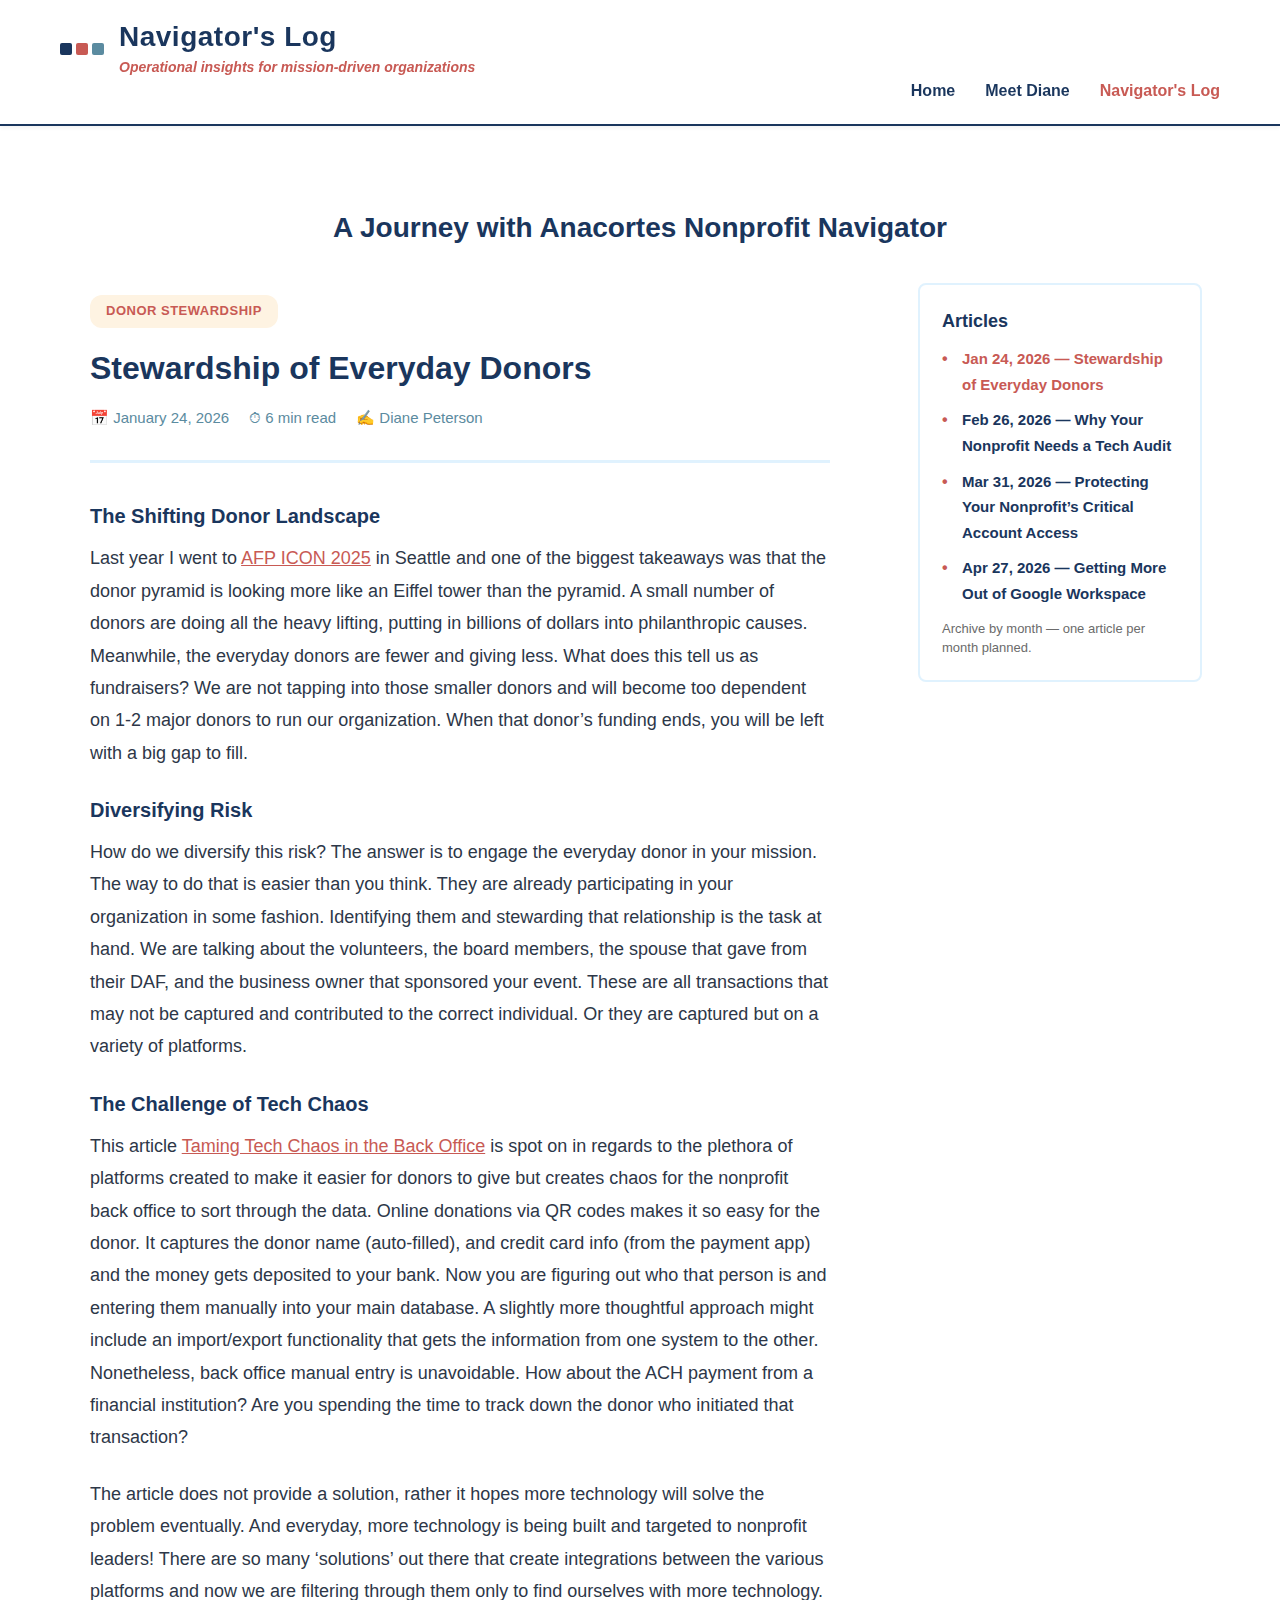
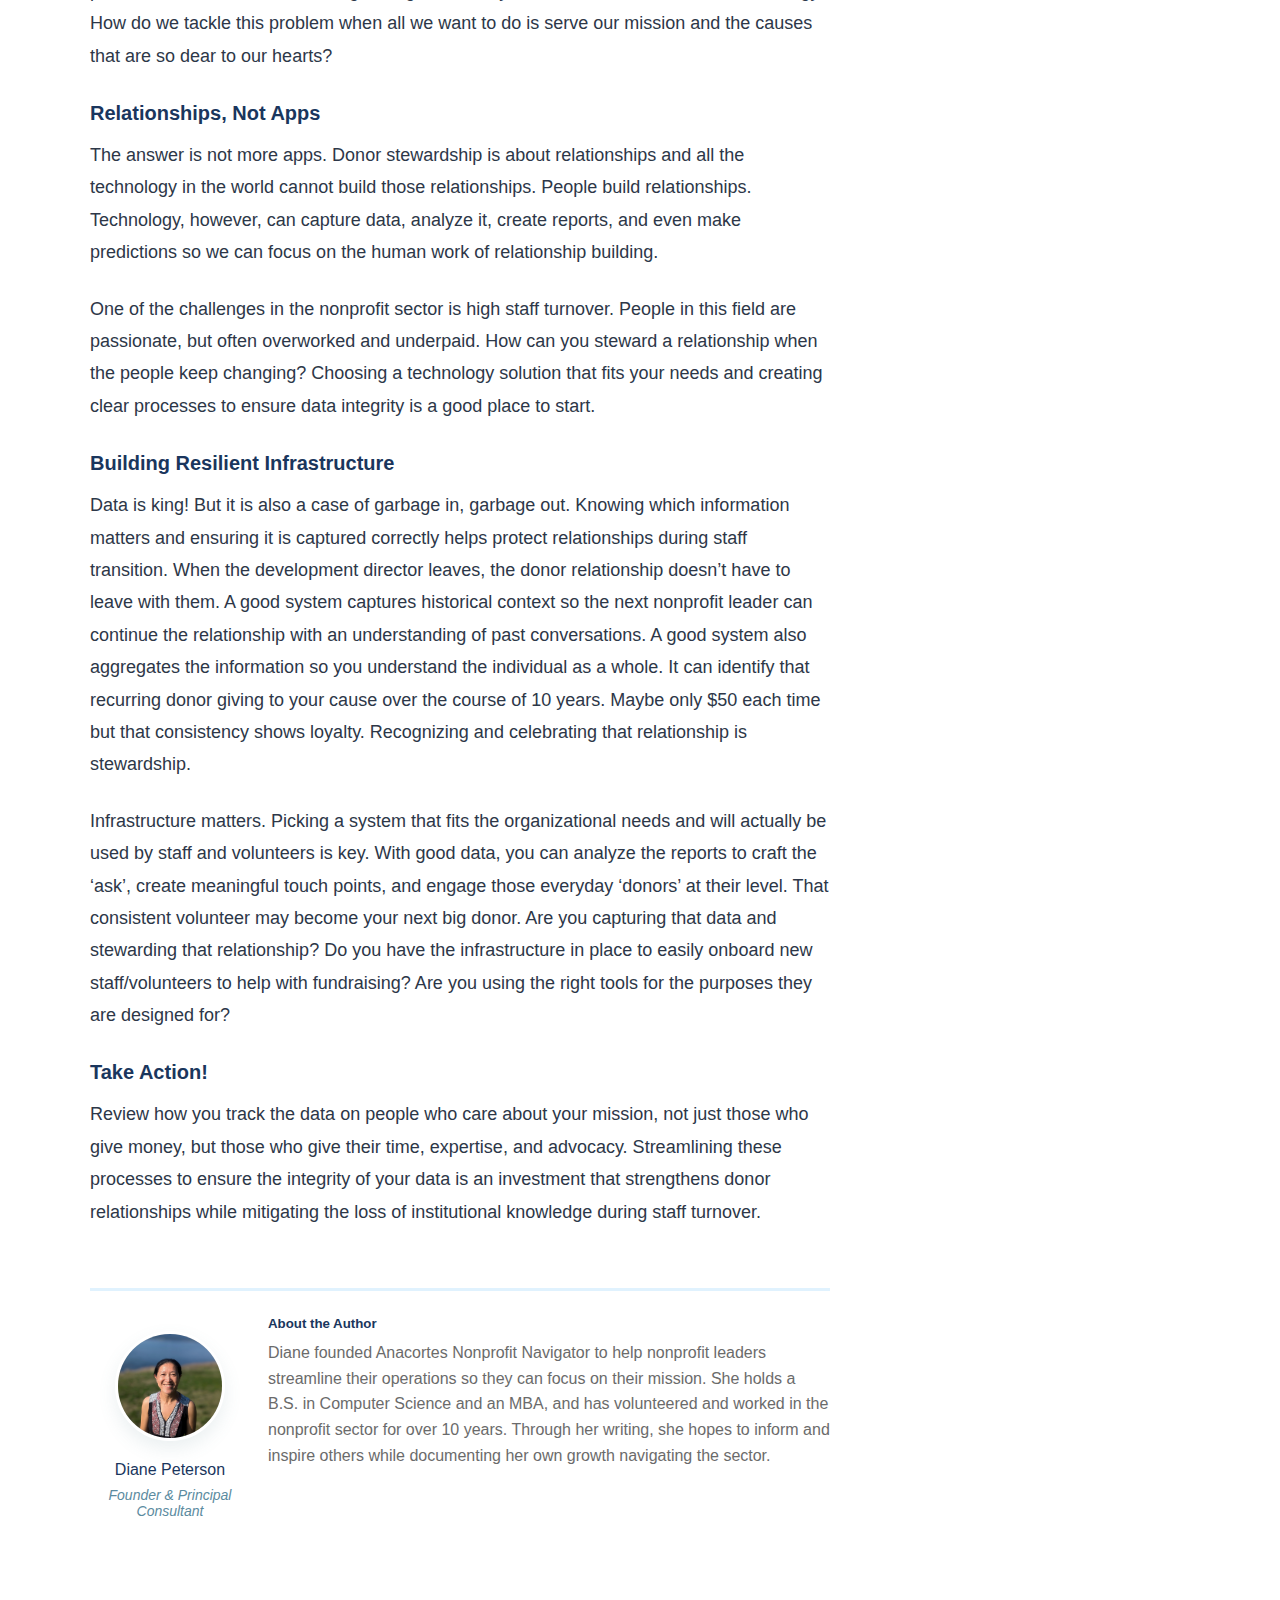
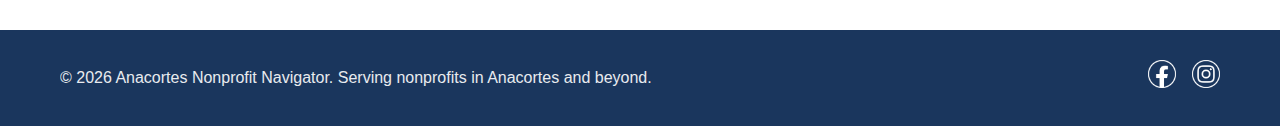
<file: nlog-20260124.html>
<!DOCTYPE html>
<html lang="en">

<head>
    <meta charset="UTF-8">
    <meta name="viewport" content="width=device-width, initial-scale=1.0">
    <meta property="og:image"
        content="https://dianekuen.github.io/anacortes-nonprofit-navigator/nlog-20260124-social.png" />
    <meta property="og:image:width" content="1200" />
    <meta property="og:image:height" content="630" />
    <title>Navigator's Log — Anacortes Nonprofit Navigator</title>
    <link rel="stylesheet" href="style.css">
    <!-- Favicons -->
    <link rel="icon" type="image/x-icon" href="favicon.ico">
    <!-- Legacy fallback -->
    <link rel="shortcut icon" href="favicon.ico">
</head>

<body>
    <header>
        <div class="container">
            <a href="index.html" class="logo">
                <div class="logo-mark">
                    <div class="logo-shape shape1"></div>
                    <div class="logo-shape shape2"></div>
                    <div class="logo-shape shape3"></div>
                </div>
                <div class="logo-text">
                    <h1>Navigator's Log</h1>
                    <p class="tagline">Operational insights for mission-driven organizations</p>
                </div>
            </a>
            <nav>
                <button class="mobile-menu-toggle" onclick="toggleMenu()">☰</button>
                <ul id="nav-menu">
                    <li><a href="index.html" class="nav-link">Home</a></li>
                    <!-- <li><a href="services.html" class="nav-link">Services</a></li>-->
                    <li><a href="about.html" class="nav-link">Meet Diane</a></li>
                    <li><a href="log.html" class="nav-link active">Navigator's Log</a></li>
                </ul>
            </nav>
        </div>
    </header>

    <main class="about">
        <div class="container">
            <h2 class="section-title">A Journey with Anacortes Nonprofit Navigator</h2>
            <div class="about-grid">
                <div class="about-main">
                    <div class="article-header">
                        <span class="article-category">Donor Stewardship</span>
                        <h2>Stewardship of Everyday Donors</h2>
                        <div class="article-meta">
                            <span>📅 January 24, 2026</span>
                            <span>⏱ 6 min read</span>
                            <span>✍️ Diane Peterson</span>
                        </div>
                    </div>
                    <!-- Article Content -->
                    <article class="article-content">

                        <h3>The Shifting Donor Landscape</h3>
                        <p>Last year I went to <a href="https://afpglobal.org/afp-icon/past-conferences">AFP ICON
                                2025</a> in Seattle and
                            one of the
                            biggest takeaways was that the donor pyramid is looking more like an Eiffel tower than the
                            pyramid. A small number of donors are doing all the heavy lifting, putting in billions of
                            dollars into philanthropic causes. Meanwhile, the everyday donors are fewer and giving less.
                            What does this tell us as fundraisers? We are not tapping into those smaller donors and will
                            become too dependent on 1-2 major donors to run our organization. When that donor’s funding
                            ends, you will be left with a big gap to fill.</p>

                        <h3>Diversifying Risk</h3>
                        <p>How do we diversify this risk? The answer is to engage the everyday donor in your mission.
                            The way
                            to do that is easier than you think. They are already participating in your organization in
                            some
                            fashion. Identifying them and stewarding that relationship is the task at hand. We are
                            talking
                            about the volunteers, the board members, the spouse that gave from their DAF, and the
                            business owner
                            that sponsored your event. These are all transactions that may not be captured and
                            contributed to
                            the correct individual. Or they are captured but on a variety of platforms.</p>

                        <h3>The Challenge of Tech Chaos</h3>
                        <p>This article <a
                                href="https://www.philanthropy.com/news/taming-tech-chaos-in-the-back-office/?_hsenc=p2ANqtz--eMuK0Qitrp7ZkiQWlYat4p1SbcbFnzpvcmy-8Tt5KBRYa1NWHomk4hTzj7L8sWxpxfQ9rQYm7-MAgKLL4z_OMFfqO1Q&_hsmi=398920408">Taming
                                Tech Chaos in the Back Office</a> is spot on in regards to the plethora of platforms
                            created to
                            make it easier for donors to give but creates chaos for the nonprofit back office to sort
                            through
                            the data. Online donations via QR codes makes it so easy for the donor. It captures the
                            donor name
                            (auto-filled), and credit card info (from the payment app) and the money gets deposited to
                            your
                            bank. Now you are figuring out who that person is and entering them manually into your main
                            database. A slightly more thoughtful approach might include an import/export functionality
                            that
                            gets the information from one system to the other. Nonetheless, back office manual entry is
                            unavoidable. How about the ACH payment from a financial institution? Are you spending the
                            time to
                            track down the donor who initiated that transaction?</p>
                        <p>The article does not provide a solution, rather it hopes more technology will solve the
                            problem
                            eventually. And everyday, more technology is being built and targeted to nonprofit leaders!
                            There
                            are so many ‘solutions’ out there that create integrations between the various platforms and
                            now we
                            are filtering through them only to find ourselves with more technology. How do we tackle
                            this
                            problem when all we want to do is serve our mission and the causes that are so dear to our
                            hearts?
                        </p>
                        <h3>Relationships, Not Apps</h3>
                        <p>The answer is not more apps. Donor stewardship is about relationships and all the technology
                            in the
                            world cannot build those relationships. People build relationships. Technology, however, can
                            capture data, analyze it, create reports, and even make predictions so we can focus on the
                            human
                            work of relationship building.</p>

                        <p>One of the challenges in the nonprofit sector is high staff turnover. People in this field
                            are
                            passionate, but often overworked and underpaid. How can you steward a relationship when the
                            people
                            keep changing? Choosing a technology solution that fits your needs and creating clear
                            processes to
                            ensure data integrity is a good place to start.</p>
                        <h3>Building Resilient Infrastructure</h3>
                        <p>Data is king! But it is also a case of garbage in, garbage out. Knowing which information
                            matters and
                            ensuring it is captured correctly helps protect relationships during staff transition. When
                            the
                            development director leaves, the donor relationship doesn’t have to leave with them. A good
                            system
                            captures historical context so the next nonprofit leader can continue the relationship with
                            an
                            understanding of past conversations. A good system also aggregates the information so you
                            understand the individual as a whole. It can identify that recurring donor giving to your
                            cause over
                            the course of 10 years. Maybe only $50 each time but that consistency shows loyalty.
                            Recognizing and
                            celebrating that relationship is stewardship. </p>
                        <p>Infrastructure matters. Picking a system that fits the organizational needs and will actually
                            be used
                            by staff and volunteers is key. With good data, you can analyze the reports to craft the
                            ‘ask’,
                            create meaningful touch points, and engage those everyday ‘donors’ at their level. That
                            consistent
                            volunteer may become your next big donor. Are you capturing that data and stewarding that
                            relationship? Do you have the infrastructure in place to easily onboard new staff/volunteers
                            to
                            help with fundraising? Are you using the right tools for the purposes they are designed for?
                        </p>
                        <h3>Take Action!</h3>
                        <p>Review how you track the data on people who care about your mission, not just those who give
                            money,
                            but those who give their time, expertise, and advocacy. Streamlining these processes to
                            ensure the
                            integrity of your data is an investment that strengthens donor relationships while
                            mitigating the
                            loss of institutional knowledge during staff turnover.</p>
                    </article>

                    <!-- Author bio moved to the bottom of the article (site-wide convention) -->
                    <div class="article-author-bio">
                        <div class="author-left">
                            <img class="bio-photo small" aria-hidden="true" src="DianePeterson.jpg"
                                alt="Diane Peterson">
                            <div class="author-name">Diane Peterson</div>
                            <div class="author-role">Founder &amp; Principal Consultant</div>
                        </div>
                        <div class="author-right">
                            <h5>About the Author</h5>
                            <p>Diane founded Anacortes Nonprofit Navigator to help nonprofit leaders streamline their
                                operations so they can focus on their mission. She holds a B.S. in Computer Science and
                                an MBA, and has volunteered and worked in the nonprofit sector for over 10 years.
                                Through her writing, she hopes to inform and inspire others while documenting her own
                                growth navigating the sector.</p>
                        </div>
                    </div>

                </div>

                <aside class="about-sidebar article-sidebar log-author">
                    <div class="core-values archive">
                        <h4>Articles</h4>
                        <ul class="archive-list">
                            <li><a class="active-article" href="nlog-20260124.html">Jan 24, 2026 — Stewardship of
                                    Everyday
                                    Donors</a></li>
                            <li><a href="nlog-20260226.html">Feb 26, 2026 —
                                    Why Your Nonprofit Needs a Tech Audit</a></li>
                            <li><a href="nlog-20260331.html">Mar 31, 2026 — Protecting Your Nonprofit’s Critical Account
                                    Access</a></li>
                            <li><a href="nlog-20260427.html">Apr 27, 2026 — Getting More Out of Google Workspace</a>
                            </li>
                        </ul>
                        <p style="font-size:13px;color:#6B6B6B;margin-top:8px;">Archive by month — one article per month
                            planned.</p>
                    </div>
                </aside>
            </div>

        </div>
    </main>

    <footer>
        <div class="container"
            style="display: flex; justify-content: space-between; align-items: center; gap: 20px; flex-wrap: wrap;">
            <p style="margin: 0;">&copy; 2026 Anacortes Nonprofit Navigator. Serving nonprofits in Anacortes and beyond.
            </p>
            <div style="display: flex; gap: 16px; align-items: center;">
                <a href="https://www.facebook.com/anonprofitnavigator" target="_blank"><img src="facebook-logo.webp"
                        alt="Facebook" width="28" height="28"></a>
                <a href="https://www.instagram.com/anonprofitnavigator" target="_blank"><img src="instagram-logo.webp"
                        alt="Instagram" width="28" height="28"></a>
            </div>
        </div>
    </footer>
    <script>
        function toggleMenu() {
            var menu = document.getElementById('nav-menu');
            if (menu) menu.classList.toggle('show');
        }
    </script>
</body>

</html>
</file>
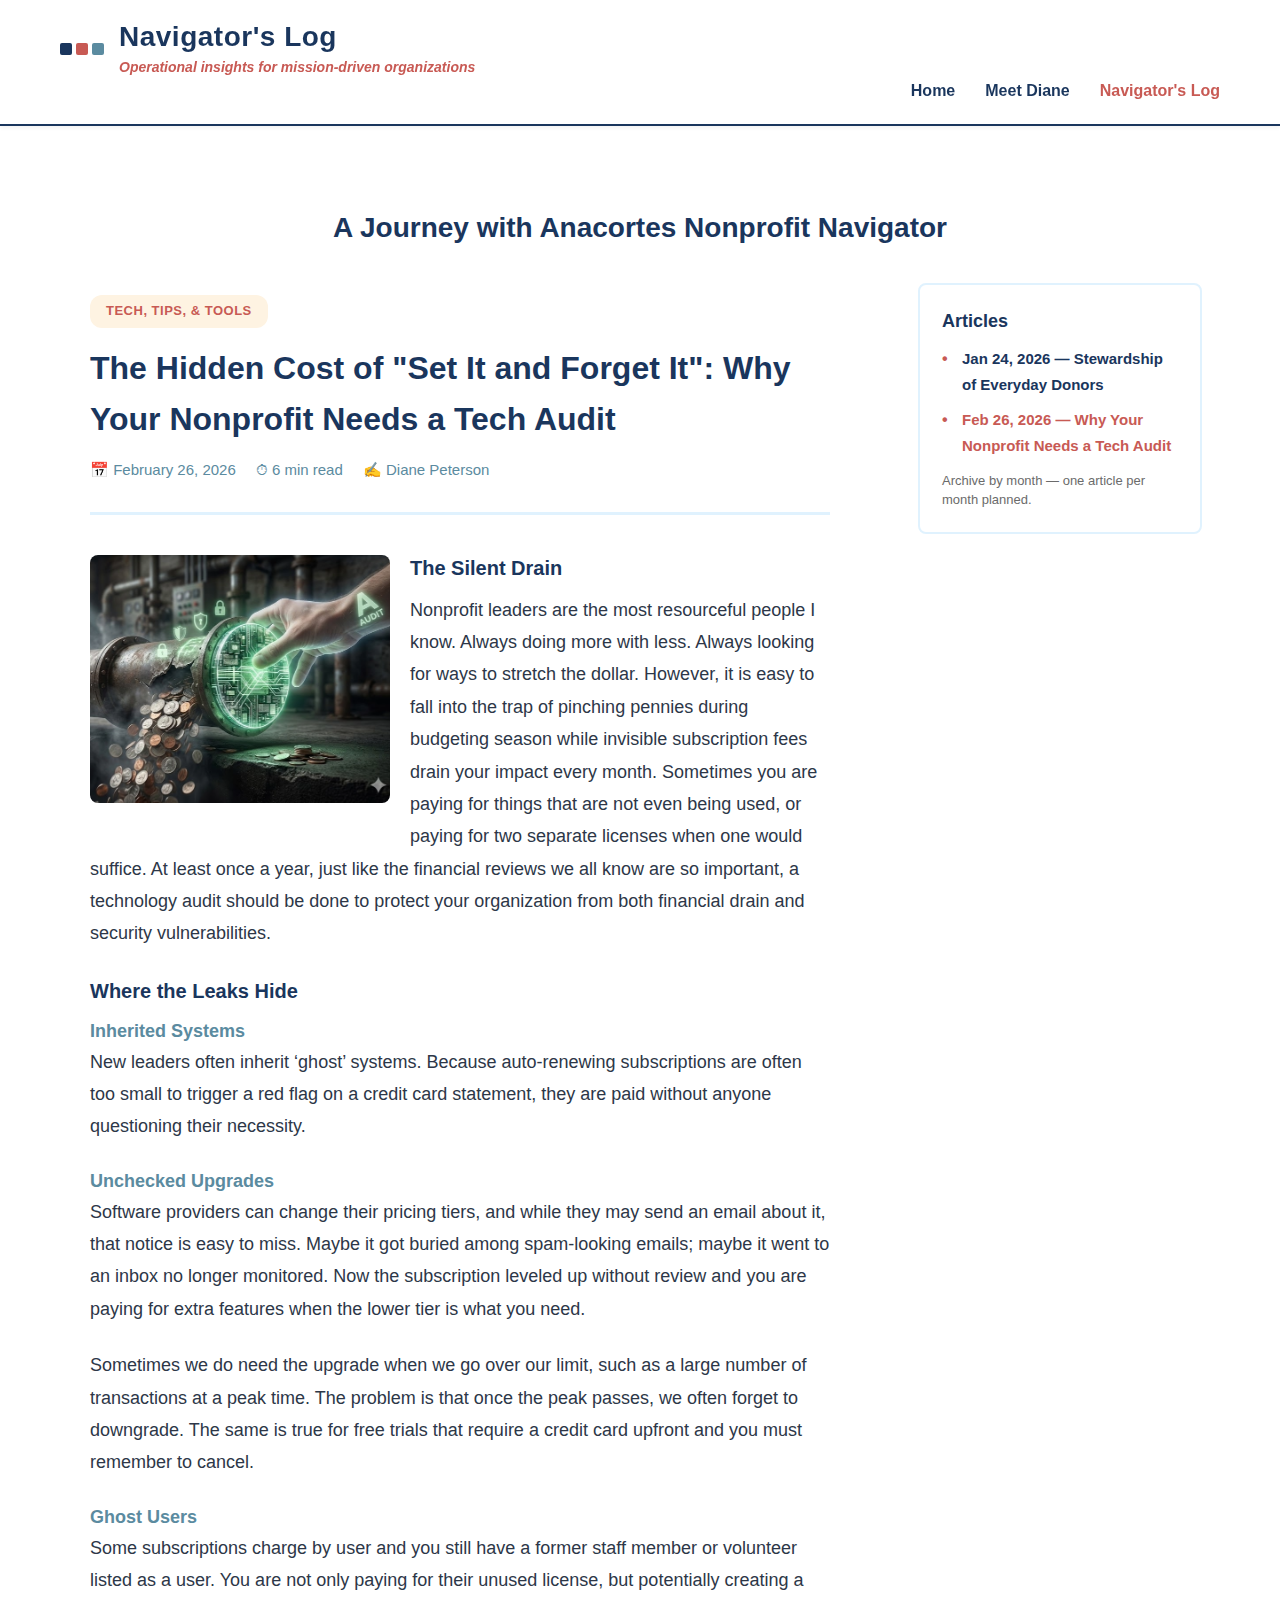
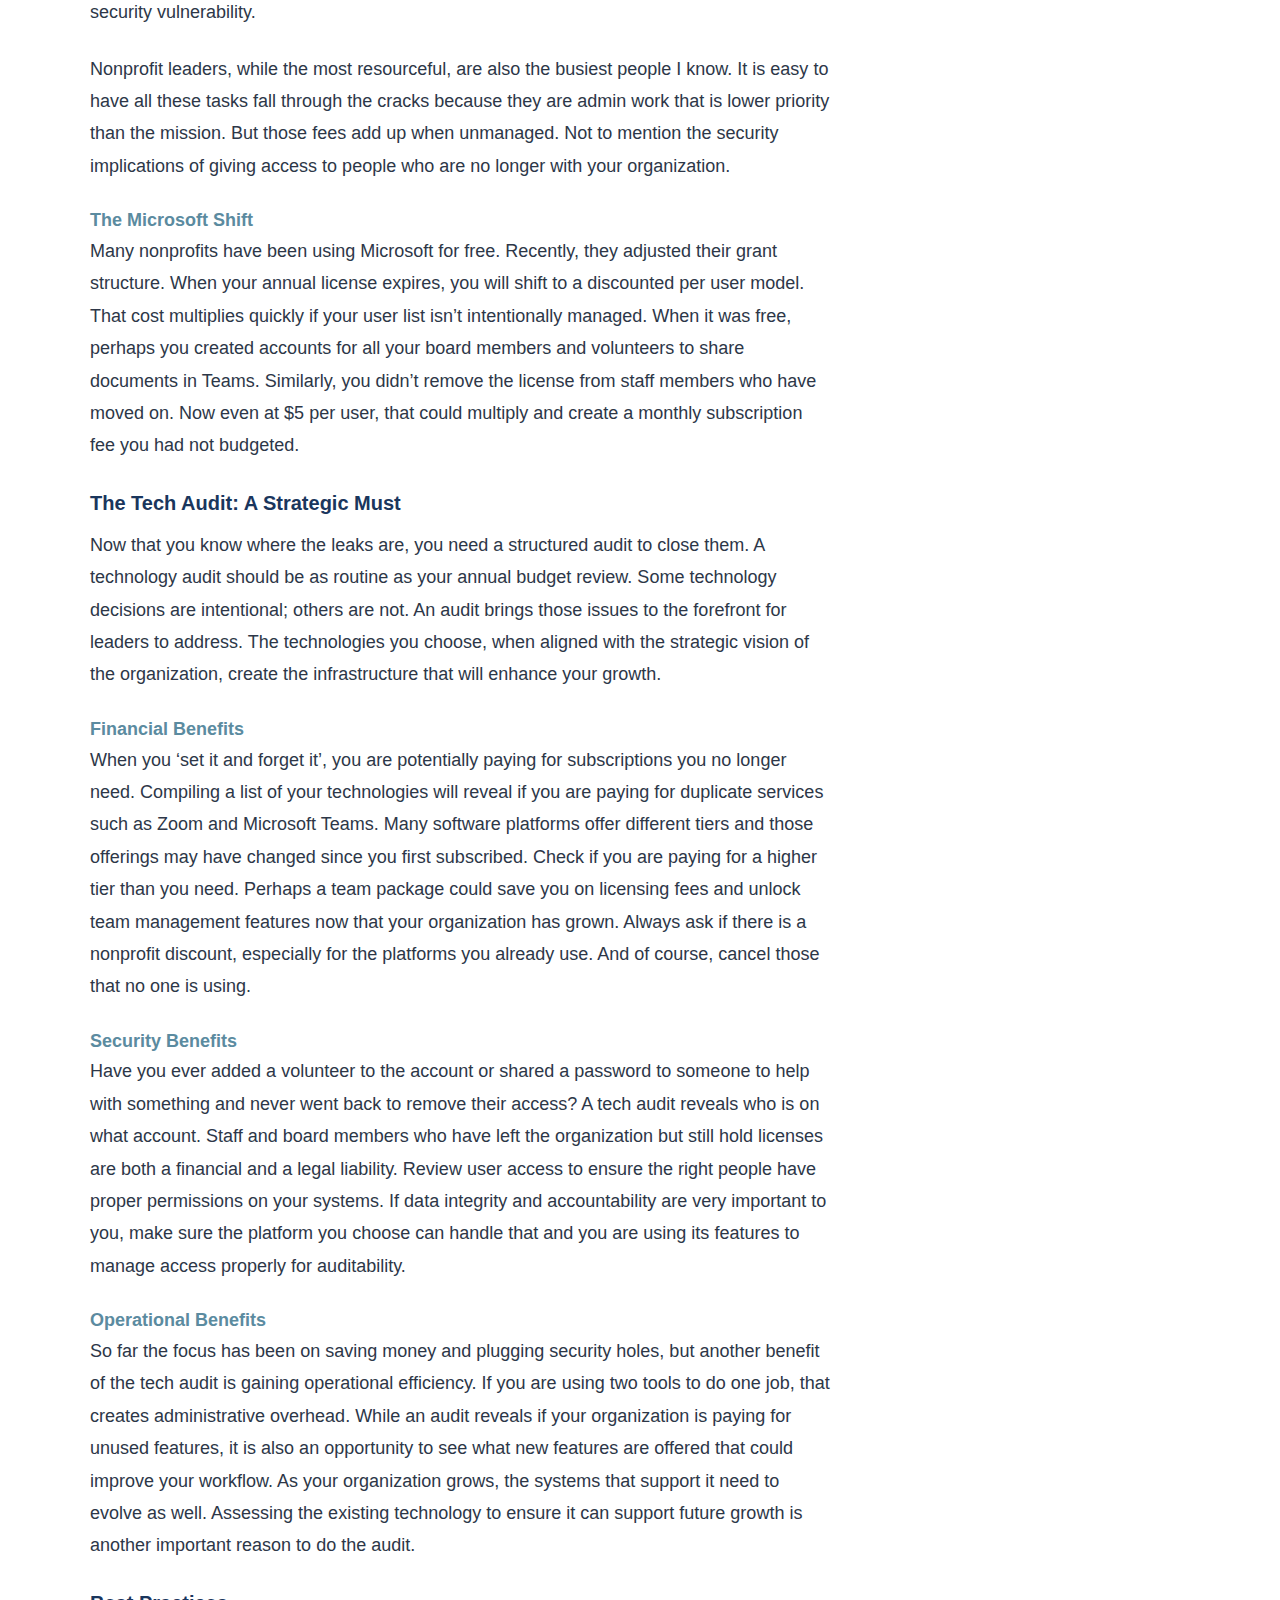
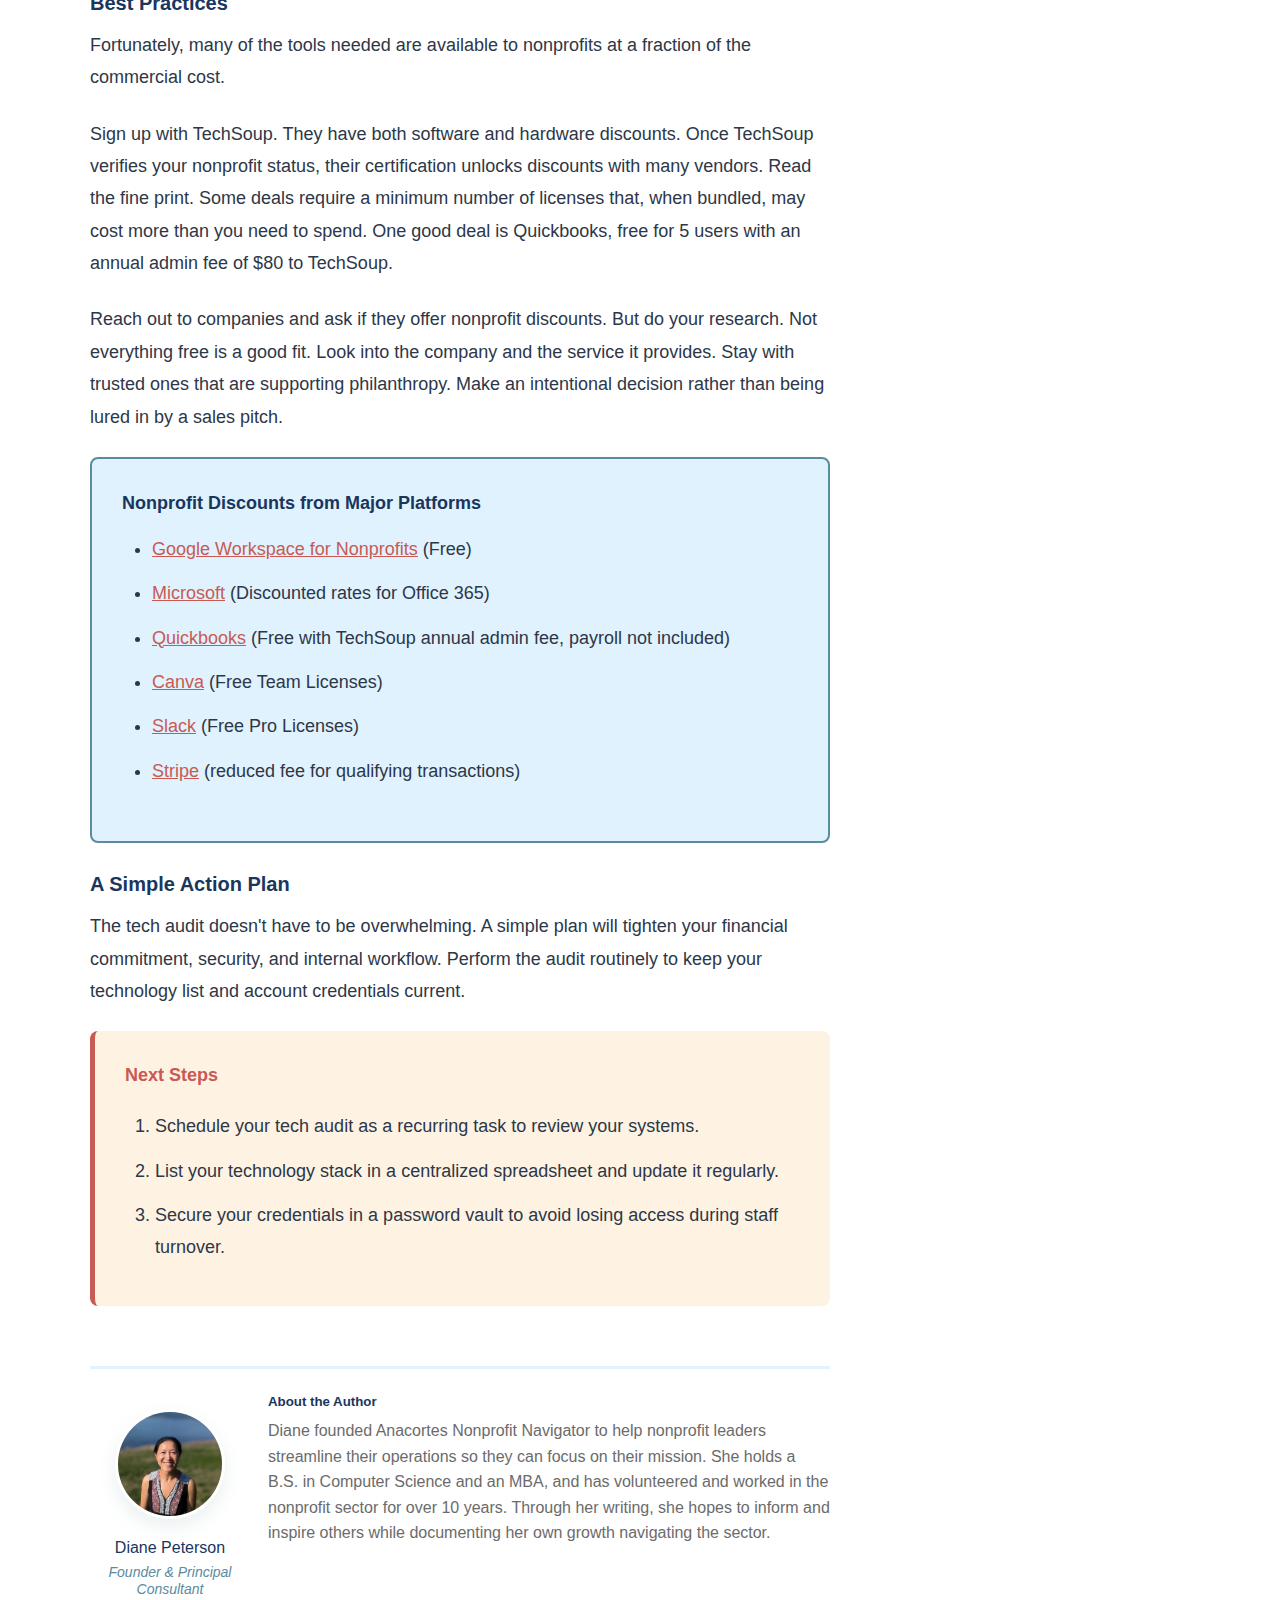
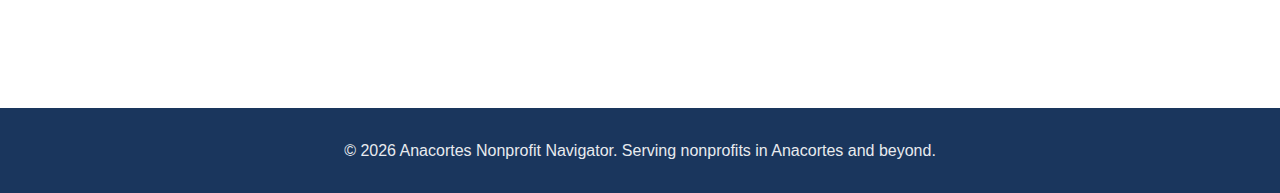
<file: nlog-20260226.html>
<!DOCTYPE html>
<html lang="en">

<head>
    <meta charset="UTF-8">
    <meta name="viewport" content="width=device-width, initial-scale=1.0">
    <meta property="og:image"
        content="https://dianekuen.github.io/anacortes-nonprofit-navigator/techaudit_social.png" />
    <meta property="og:image:width" content="1200" />
    <meta property="og:image:height" content="630" />
    <title>Navigator's Log — Anacortes Nonprofit Navigator</title>
    <link rel="stylesheet" href="style.css">
    <!-- Favicons -->
    <link rel="icon" type="image/x-icon" href="favicon.ico">
    <!-- Legacy fallback -->
    <link rel="shortcut icon" href="favicon.ico">
</head>

<body>
    <header>
        <div class="container">
            <a href="index.html" class="logo">
                <div class="logo-mark">
                    <div class="logo-shape shape1"></div>
                    <div class="logo-shape shape2"></div>
                    <div class="logo-shape shape3"></div>
                </div>
                <div class="logo-text">
                    <h1>Navigator's Log</h1>
                    <p class="tagline">Operational insights for mission-driven organizations</p>
                </div>
            </a>
            <nav>
                <button class="mobile-menu-toggle" onclick="toggleMenu()">☰</button>
                <ul id="nav-menu">
                    <li><a href="index.html" class="nav-link">Home</a></li>
                    <!-- <li><a href="services.html" class="nav-link">Services</a></li>-->
                    <li><a href="about.html" class="nav-link">Meet Diane</a></li>
                    <li><a href="log.html" class="nav-link active">Navigator's Log</a></li>
                </ul>
            </nav>
        </div>
    </header>

    <main class="about">
        <div class="container">
            <h2 class="section-title">A Journey with Anacortes Nonprofit Navigator</h2>
            <div class="about-grid">
                <div class="about-main">
                    <div class="article-header">
                        <span class="article-category">Tech, Tips, & Tools</span>
                        <h2>The Hidden Cost of "Set It and Forget It": Why Your Nonprofit Needs a Tech Audit</h2>
                        <div class="article-meta">
                            <span>📅 February 26, 2026</span>
                            <span>⏱ 6 min read</span>
                            <span>✍️ Diane Peterson</span>
                        </div>
                    </div>
                    <!-- Article Content -->
                    <article class="article-content">
                        <img src="techaudit.png" />

                        <h3>The Silent Drain</h3>
                        <p>Nonprofit leaders are the most resourceful people I know. Always doing more with less. Always
                            looking for ways to stretch the dollar. However, it is easy to fall into the trap of
                            pinching pennies during budgeting season while invisible subscription fees drain your impact
                            every month. Sometimes you are paying for things that are not even being used, or paying for
                            two separate licenses when one would suffice. At least once a year, just like the financial
                            reviews we all know are so important, a technology audit should be done to protect your
                            organization from both financial drain and security vulnerabilities.</p>

                        <h3>Where the Leaks Hide</h3>
                        <h4>Inherited Systems</h4>
                        <p>
                            New leaders often inherit ‘ghost’ systems. Because auto-renewing subscriptions are often too
                            small to trigger a red flag on a credit card statement, they are paid without anyone
                            questioning their necessity.
                        </p>
                        <h4>Unchecked Upgrades</h4>
                        <p>
                            Software providers can change their pricing tiers, and while they may send an email about
                            it, that notice is easy to miss. Maybe it got buried among spam-looking emails; maybe it
                            went to an inbox no longer monitored. Now the subscription leveled up without review and you
                            are paying for extra features when the lower tier is what you need.
                        </p>
                        <p>Sometimes we do need the upgrade when we go over our limit, such as a large number of
                            transactions at a peak time. The problem is that once the peak passes, we often forget to
                            downgrade. The same is true for free trials that require a credit card upfront and you must
                            remember to cancel.</p>
                        <h4>Ghost Users</h4>

                        <p>Some subscriptions charge by user and you still have a former staff member or
                            volunteer listed as a user. You are not only paying for their unused license, but
                            potentially creating a security vulnerability.
                        </p>
                        <p>Nonprofit leaders, while the most resourceful, are also the busiest people I know. It
                            is easy to have all these tasks fall through the cracks because they are admin work that is
                            lower priority than the mission. But those fees add up when unmanaged. Not to mention the
                            security implications of giving access to people who are no longer with your organization.
                        </p>
                        <h4>The Microsoft Shift</h4>
                        <p>
                            Many nonprofits have been using Microsoft for free. Recently, they adjusted their
                            grant structure. When your annual license expires, you will shift to a discounted per user
                            model. That cost multiplies quickly if your user list isn’t intentionally managed. When it
                            was free, perhaps you created accounts for all your board members and volunteers to share
                            documents in Teams. Similarly, you didn’t remove the license from staff members who have
                            moved on. Now even at $5 per user, that could multiply and create a monthly subscription fee
                            you had not budgeted.
                        </p>
                        <h3>The Tech Audit: A Strategic Must</h3>
                        <p>Now that you know where the leaks are, you need a structured audit to close them. A
                            technology audit should be as routine as your annual budget review. Some technology
                            decisions are intentional; others are not. An audit brings those issues to the forefront for
                            leaders to address. The technologies you choose, when aligned with the strategic vision of
                            the organization, create the infrastructure that will enhance your growth.
                        </p>
                        <h4>Financial Benefits</h4>
                        <p>
                            When you ‘set it and forget it’, you are potentially paying for subscriptions you no longer
                            need. Compiling a list of your technologies will reveal if you are paying for duplicate
                            services
                            such as Zoom and Microsoft Teams. Many software platforms offer different tiers and those
                            offerings may have changed since you first subscribed. Check if you are paying for a higher
                            tier
                            than you need. Perhaps a team package could save you on licensing fees and unlock team
                            management features now that your organization has grown. Always ask if there is a nonprofit
                            discount, especially for the platforms you already use. And of course, cancel those that no
                            one
                            is using.
                        </p>
                        <h4>Security Benefits</h4>
                        <p>

                            Have you ever added a volunteer to the account or shared a password to someone to help with
                            something and never went back to remove their access? A tech audit reveals who is on
                            what account. Staff and board members who have left the organization but still hold licenses
                            are both a financial and a legal liability. Review user access to ensure the right people
                            have
                            proper permissions on your systems. If data integrity and accountability are very important
                            to you, make sure the platform you choose can handle that and you are using its features to
                            manage access properly for auditability.
                        </p>
                        <h4>Operational Benefits</h4>
                        <p>

                            So far the focus has been on saving money and plugging security holes, but another benefit
                            of the tech audit is gaining operational efficiency. If you are using two tools to do one
                            job, that creates administrative overhead. While an audit reveals if your organization is
                            paying for unused features, it is also an opportunity to see what new features are offered
                            that could improve your workflow. As your organization grows, the systems that support it
                            need to evolve as well. Assessing the existing technology to ensure it can support
                            future growth is another important reason to do the audit.
                        </p>
                        <h3>Best Practices</h3>
                        <p>Fortunately, many of the tools needed are available to nonprofits at a fraction of the
                            commercial cost.
                        </p>
                        <p>Sign up with TechSoup. They have both software and hardware discounts. Once TechSoup verifies
                            your nonprofit status, their certification unlocks discounts with many vendors. Read the
                            fine print. Some deals require a minimum number of licenses that, when bundled, may cost
                            more than you need to spend. One good deal is Quickbooks, free for 5 users with an annual
                            admin fee of $80 to TechSoup.
                        </p>
                        <p>Reach out to companies and ask if they offer nonprofit discounts. But do your research. Not
                            everything free is a good fit. Look into the company and the service it provides. Stay with
                            trusted ones that are supporting philanthropy. Make an intentional decision rather than
                            being lured in by a sales pitch.
                        </p>
                        <!-- Callout Box Example -->
                        <div class="callout-box">
                            <h4>Nonprofit Discounts from Major Platforms</h4>
                            <ul>
                                <li><a href="https://www.google.com/nonprofits/offerings/workspace/">Google Workspace
                                        for Nonprofits</a> (Free)</li>
                                <li><a
                                        href="https://www.microsoft.com/en-us/microsoft-365/enterprise/nonprofit-plans-and-pricing">Microsoft</a>
                                    (Discounted rates for Office 365)</li>
                                <li><a
                                        href="https://www.techsoup.org/products/quickbooks-online-plus-g-49616-">Quickbooks</a>
                                    (Free with TechSoup annual admin fee, payroll not included)</li>
                                <li><a href="https://www.canva.com/canva-for-nonprofits/">Canva</a> (Free Team Licenses)
                                </li>
                                <li><a
                                        href="https://slack.com/help/articles/204368833-Apply-for-the-Slack-for-Nonprofits-discount">Slack</a>
                                    (Free Pro Licenses)</li>
                                <li><a href="https://stripe.com/industries/nonprofits">Stripe</a> (reduced fee for
                                    qualifying transactions)</li>
                            </ul>
                        </div>

                        <h3>A Simple Action Plan</h3>
                        <p>The tech audit doesn't have to be overwhelming. A simple plan will tighten your financial
                            commitment, security, and internal workflow. Perform the audit routinely to keep your
                            technology list and account credentials current.
                        </p>
                        <div class="key-takeaways">
                            <h4>Next Steps</h4>
                            <ol>
                                <li>Schedule your tech audit as a recurring task to review your systems.</li>
                                <li>List your technology stack in a centralized spreadsheet and update it regularly.
                                </li>
                                <li>Secure your credentials in a password vault to avoid losing access during staff
                                    turnover.</li>

                            </ol>
                        </div>
                    </article>

                    <!-- Author bio moved to the bottom of the article (site-wide convention) -->
                    <div class="article-author-bio">
                        <div class="author-left">
                            <img class="bio-photo small" aria-hidden="true" src="DianePeterson.jpg"
                                alt="Diane Peterson">
                            <div class="author-name">Diane Peterson</div>
                            <div class="author-role">Founder &amp; Principal Consultant</div>
                        </div>
                        <div class="author-right">
                            <h5>About the Author</h5>
                            <p>Diane founded Anacortes Nonprofit Navigator to help nonprofit leaders streamline their
                                operations so they can focus on their mission. She holds a B.S. in Computer Science and
                                an MBA, and has volunteered and worked in the nonprofit sector for over 10 years.
                                Through her writing, she hopes to inform and inspire others while documenting her own
                                growth navigating the sector.</p>
                        </div>
                    </div>

                </div>

                <aside class="about-sidebar article-sidebar log-author">
                    <div class="core-values archive">
                        <h4>Articles</h4>
                        <ul class="archive-list">
                            <li><a href="nlog-20260124.html">Jan 24, 2026 — Stewardship of
                                    Everyday
                                    Donors</a></li>
                            <li><a class="active-article" href="nlog-20260226.html">Feb 26, 2026 — Why Your Nonprofit
                                    Needs a Tech Audit</a></li>
                        </ul>
                        <p style="font-size:13px;color:#6B6B6B;margin-top:8px;">Archive by month — one article per month
                            planned.</p>
                    </div>
                </aside>
            </div>

        </div>
    </main>

    <footer>
        <div class="container">
            <p>&copy; 2026 Anacortes Nonprofit Navigator. Serving nonprofits in Anacortes and beyond.</p>
        </div>
    </footer>
    <script>
        function toggleMenu() {
            var menu = document.getElementById('nav-menu');
            if (menu) menu.classList.toggle('show');
        }
    </script>
</body>

</html>
</file>
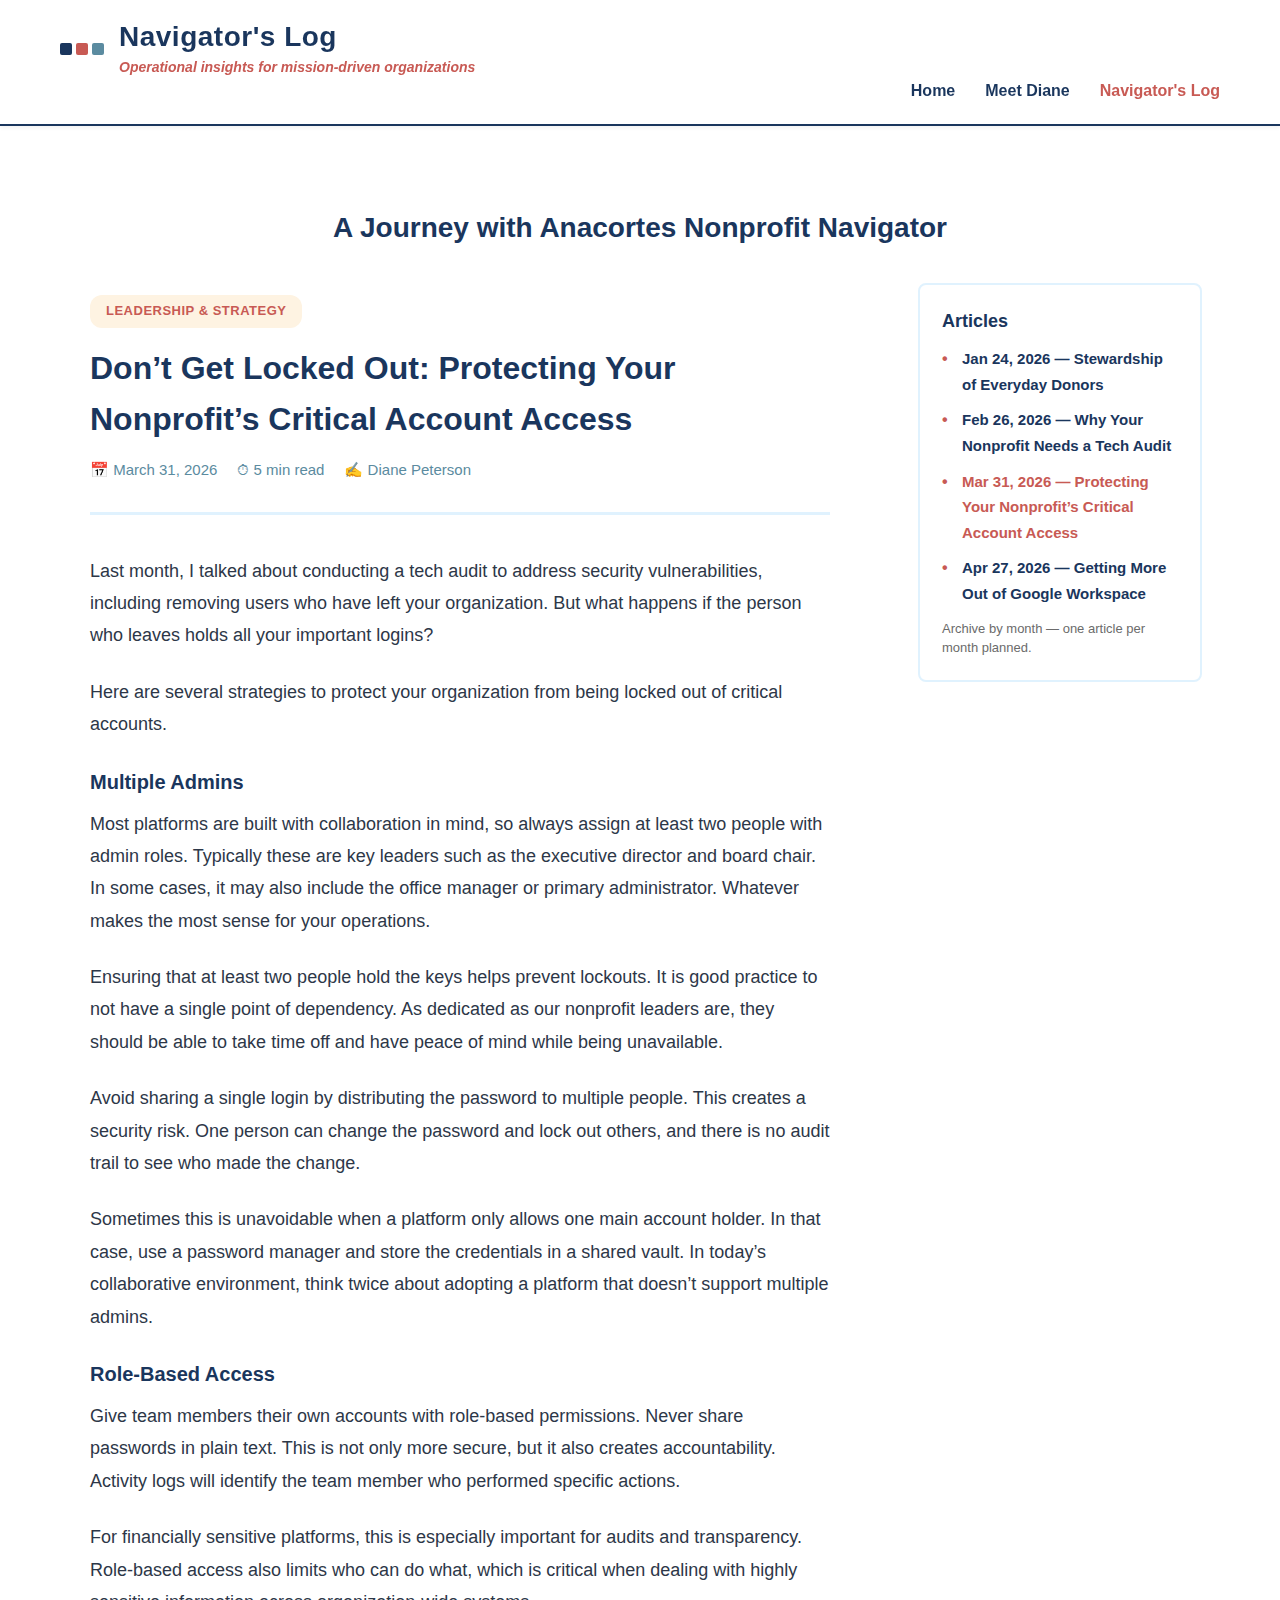
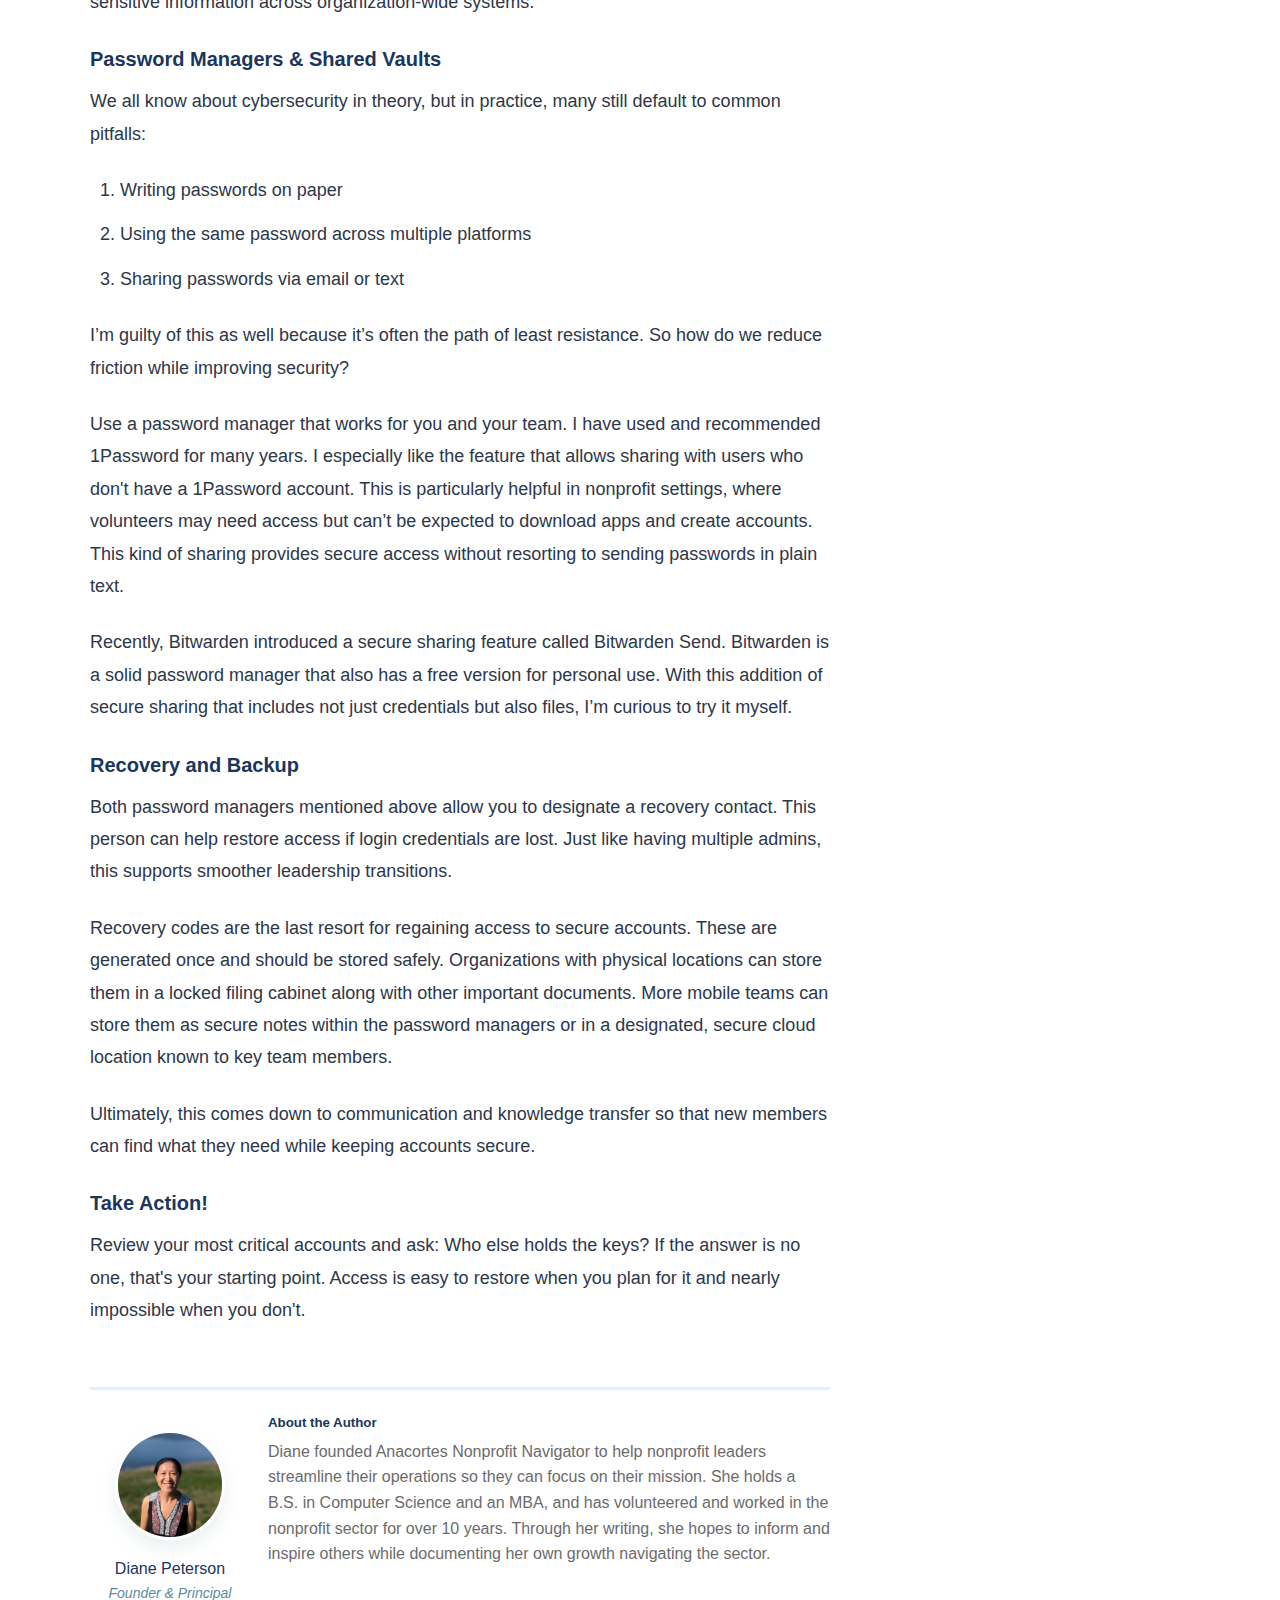
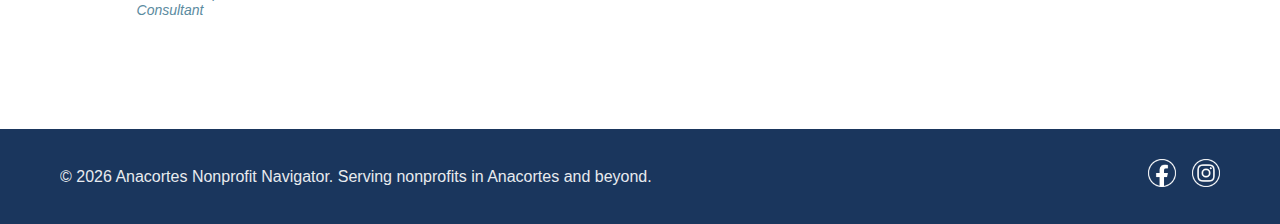
<file: nlog-20260331.html>
<!DOCTYPE html>
<html lang="en">

<head>
    <meta charset="UTF-8">
    <meta name="viewport" content="width=device-width, initial-scale=1.0">
    <meta property="og:image"
        content="https://dianekuen.github.io/anacortes-nonprofit-navigator/nlog-20260331-social.png" />
    <meta property="og:image:width" content="1200" />
    <meta property="og:image:height" content="630" />
    <title>Navigator's Log — Anacortes Nonprofit Navigator</title>
    <link rel="stylesheet" href="style.css">
    <!-- Favicons -->
    <link rel="icon" type="image/x-icon" href="favicon.ico">
    <!-- Legacy fallback -->
    <link rel="shortcut icon" href="favicon.ico">
</head>

<body>
    <header>
        <div class="container">
            <a href="index.html" class="logo">
                <div class="logo-mark">
                    <div class="logo-shape shape1"></div>
                    <div class="logo-shape shape2"></div>
                    <div class="logo-shape shape3"></div>
                </div>
                <div class="logo-text">
                    <h1>Navigator's Log</h1>
                    <p class="tagline">Operational insights for mission-driven organizations</p>
                </div>
            </a>
            <nav>
                <button class="mobile-menu-toggle" onclick="toggleMenu()">☰</button>
                <ul id="nav-menu">
                    <li><a href="index.html" class="nav-link">Home</a></li>
                    <!-- <li><a href="services.html" class="nav-link">Services</a></li>-->
                    <li><a href="about.html" class="nav-link">Meet Diane</a></li>
                    <li><a href="log.html" class="nav-link active">Navigator's Log</a></li>
                </ul>
            </nav>
        </div>
    </header>

    <main class="about">
        <div class="container">
            <h2 class="section-title">A Journey with Anacortes Nonprofit Navigator</h2>
            <div class="about-grid">
                <div class="about-main">
                    <div class="article-header">
                        <span class="article-category">Leadership & Strategy</span>
                        <h2>Don’t Get Locked Out: Protecting Your Nonprofit’s Critical Account Access</h2>
                        <div class="article-meta">
                            <span>📅 March 31, 2026</span>
                            <span>⏱ 5 min read</span>
                            <span>✍️ Diane Peterson</span>
                        </div>
                    </div>
                    <!-- Article Content -->
                    <article class="article-content">
                        <p>Last month, I talked about conducting a tech audit to address security vulnerabilities,
                            including removing users who have left your organization. But what happens if the person who
                            leaves holds all your important logins?</p>

                        <p>Here are several strategies to protect your organization from being locked out of critical
                            accounts.</p>

                        <h3>Multiple Admins</h3>
                        <p>Most platforms are built with collaboration in mind, so always assign at least two people
                            with admin roles. Typically these are key leaders such as the executive director and board
                            chair. In some cases, it may also include the office manager or primary administrator.
                            Whatever makes the most sense for your operations.</p>

                        <p>Ensuring that at least two people hold the keys helps prevent lockouts. It is good practice
                            to not have a single point of dependency. As dedicated as our nonprofit leaders are, they
                            should be able to take time off and have peace of mind while being unavailable.</p>

                        <p>Avoid sharing a single login by distributing the password to multiple people. This creates a
                            security risk. One person can change the password and lock out others, and there is no audit
                            trail to see who made the change.</p>

                        <p>Sometimes this is unavoidable when a platform only allows one main account holder. In that
                            case, use a password manager and store the credentials in a shared vault. In today’s
                            collaborative environment, think twice about adopting a platform that doesn’t support
                            multiple admins.</p>

                        <h3>Role-Based Access</h3>
                        <p>Give team members their own accounts with role-based permissions. Never share passwords in
                            plain text. This is not only more secure, but it also creates accountability. Activity logs
                            will identify the team member who performed specific actions.</p>

                        <p>For financially sensitive platforms, this is especially important for audits and
                            transparency. Role-based access also limits who can do what, which is critical when dealing
                            with highly sensitive information across organization-wide systems.</p>

                        <h3>Password Managers & Shared Vaults</h3>
                        <p>We all know about cybersecurity in theory, but in practice, many still default to common
                            pitfalls:</p>
                        <ol>
                            <li>Writing passwords on paper</li>
                            <li>Using the same password across multiple platforms</li>
                            <li>Sharing passwords via email or text</li>
                        </ol>

                        <p>I’m guilty of this as well because it’s often the path of least resistance. So how do we
                            reduce friction while improving security?</p>

                        <p>Use a password manager that works for you and your team. I have used and recommended
                            1Password for many years. I especially like the feature that allows sharing with users who
                            don't have a 1Password account. This is particularly helpful in nonprofit settings, where
                            volunteers may need access but can’t be expected to download apps and create accounts. This
                            kind of sharing provides secure access without resorting to sending passwords in plain text.
                        </p>

                        <p>Recently, Bitwarden introduced a secure sharing feature called Bitwarden Send. Bitwarden is a
                            solid password manager that also has a free version for personal use. With this addition of
                            secure sharing that includes not just credentials but also files, I’m curious to try it
                            myself.</p>

                        <h3>Recovery and Backup</h3>
                        <p>Both password managers mentioned above allow you to designate a recovery contact. This person
                            can help restore access if login credentials are lost. Just like having multiple admins,
                            this supports smoother leadership transitions.</p>

                        <p>Recovery codes are the last resort for regaining access to secure accounts. These are
                            generated once and should be stored safely. Organizations with physical locations can store
                            them in a locked filing cabinet along with other important documents. More mobile teams can
                            store them as secure notes within the password managers or in a designated, secure cloud
                            location known to key team members.</p>

                        <p>Ultimately, this comes down to communication and knowledge transfer so that new members can
                            find what they need while keeping accounts secure.</p>

                        <h3>Take Action!</h3>
                        <p>Review your most critical accounts and ask: Who else holds the keys? If the answer is no one,
                            that's your starting point. Access is easy to restore when you plan for it and nearly
                            impossible when you don't.</p>
                    </article>

                    <!-- Author bio moved to the bottom of the article (site-wide convention) -->
                    <div class="article-author-bio">
                        <div class="author-left">
                            <img class="bio-photo small" aria-hidden="true" src="DianePeterson.jpg"
                                alt="Diane Peterson">
                            <div class="author-name">Diane Peterson</div>
                            <div class="author-role">Founder &amp; Principal Consultant</div>
                        </div>
                        <div class="author-right">
                            <h5>About the Author</h5>
                            <p>Diane founded Anacortes Nonprofit Navigator to help nonprofit leaders streamline their
                                operations so they can focus on their mission. She holds a B.S. in Computer Science and
                                an MBA, and has volunteered and worked in the nonprofit sector for over 10 years.
                                Through her writing, she hopes to inform and inspire others while documenting her own
                                growth navigating the sector.</p>
                        </div>
                    </div>

                </div>

                <aside class="about-sidebar article-sidebar log-author">
                    <div class="core-values archive">
                        <h4>Articles</h4>
                        <ul class="archive-list">
                            <li><a href="nlog-20260124.html">Jan 24, 2026 — Stewardship of
                                    Everyday
                                    Donors</a></li>
                            <li><a href="nlog-20260226.html">Feb 26, 2026 — Why Your Nonprofit
                                    Needs a Tech Audit</a></li>
                            <li><a class="active-article" href="nlog-20260331.html">Mar 31, 2026 —
                                    Protecting Your Nonprofit’s Critical Account Access</a></li>
                            <li><a href="nlog-20260427.html">Apr 27, 2026 — Getting More Out of Google Workspace</a>
                            </li>
                        </ul>
                        <p style="font-size:13px;color:#6B6B6B;margin-top:8px;">Archive by month — one article per month
                            planned.</p>
                    </div>
                </aside>
            </div>

        </div>
    </main>

    <footer>
        <div class="container"
            style="display: flex; justify-content: space-between; align-items: center; gap: 20px; flex-wrap: wrap;">
            <p style="margin: 0;">&copy; 2026 Anacortes Nonprofit Navigator. Serving nonprofits in Anacortes and beyond.
            </p>
            <div style="display: flex; gap: 16px; align-items: center;">
                <a href="https://www.facebook.com/anonprofitnavigator" target="_blank"><img src="facebook-logo.webp"
                        alt="Facebook" width="28" height="28"></a>
                <a href="https://www.instagram.com/anonprofitnavigator" target="_blank"><img src="instagram-logo.webp"
                        alt="Instagram" width="28" height="28"></a>
            </div>
        </div>
    </footer>
    <script>
        function toggleMenu() {
            var menu = document.getElementById('nav-menu');
            if (menu) menu.classList.toggle('show');
        }
    </script>
</body>

</html>
</file>
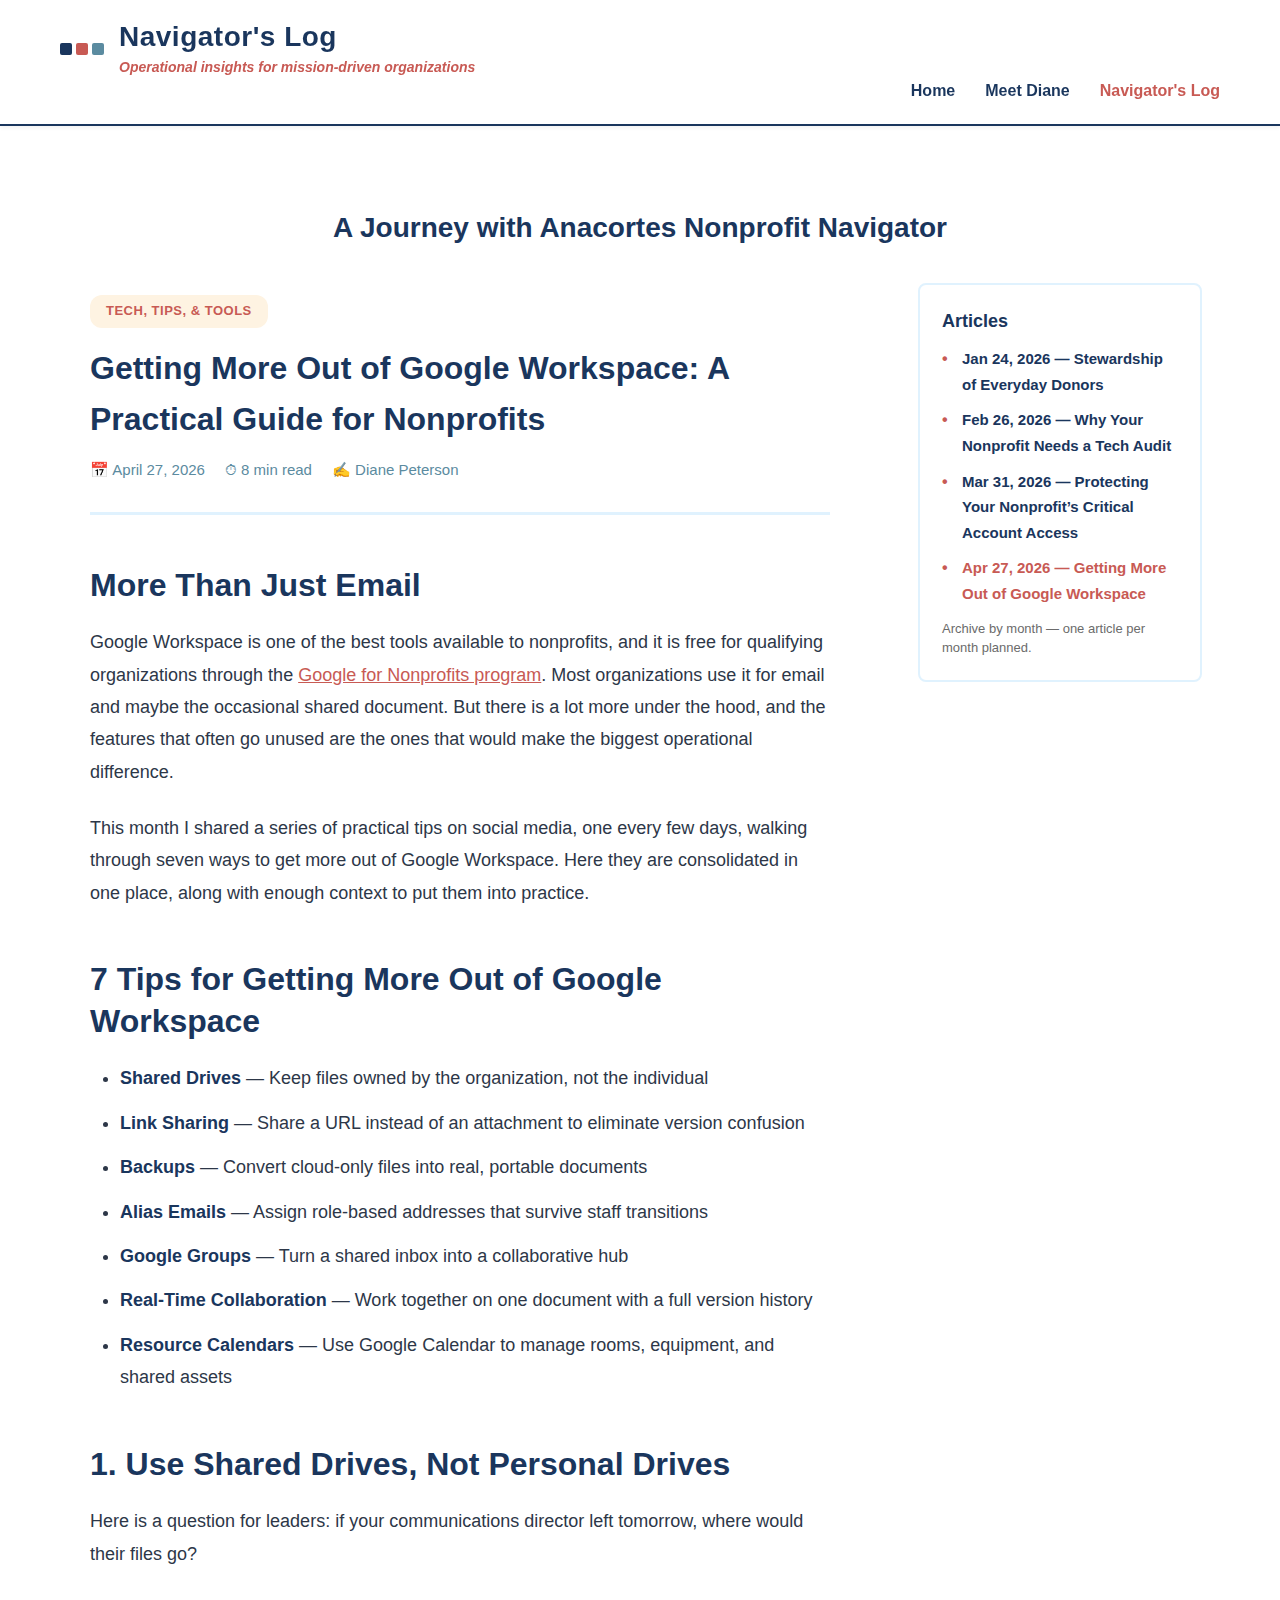
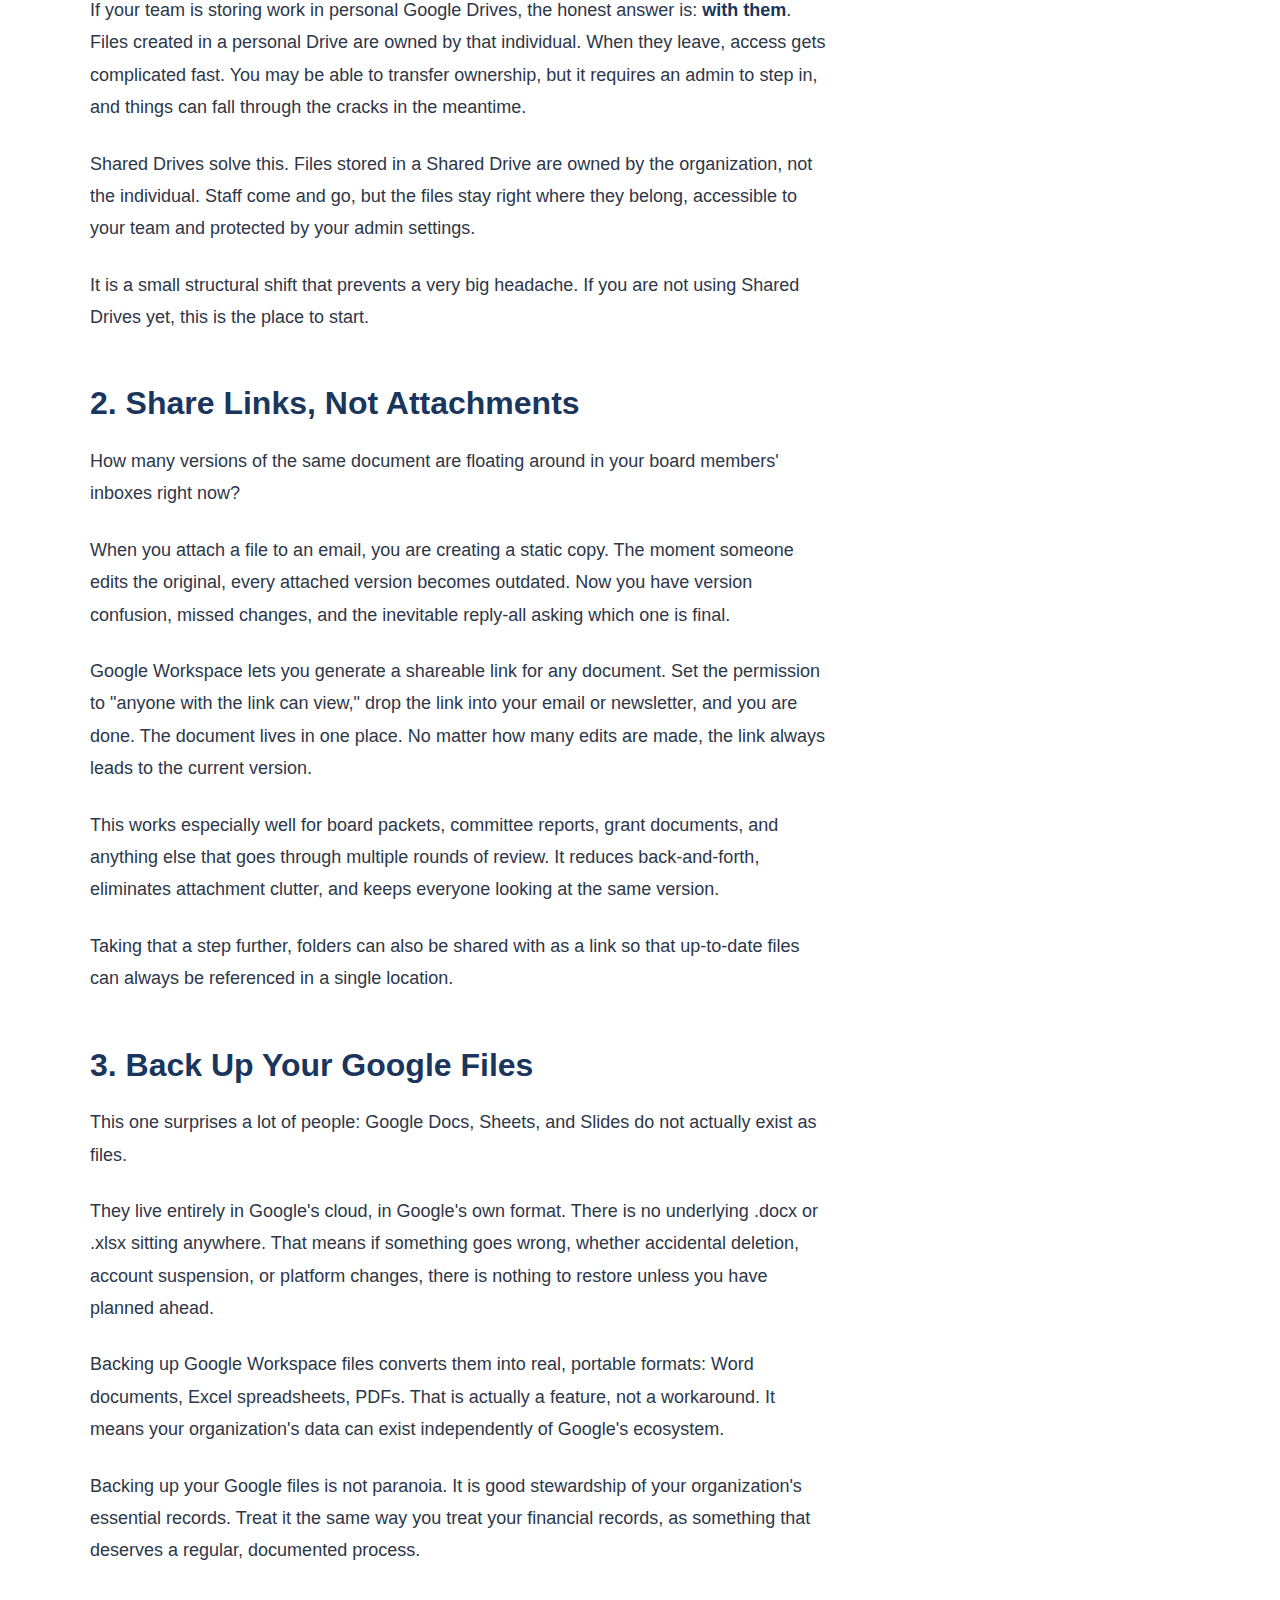
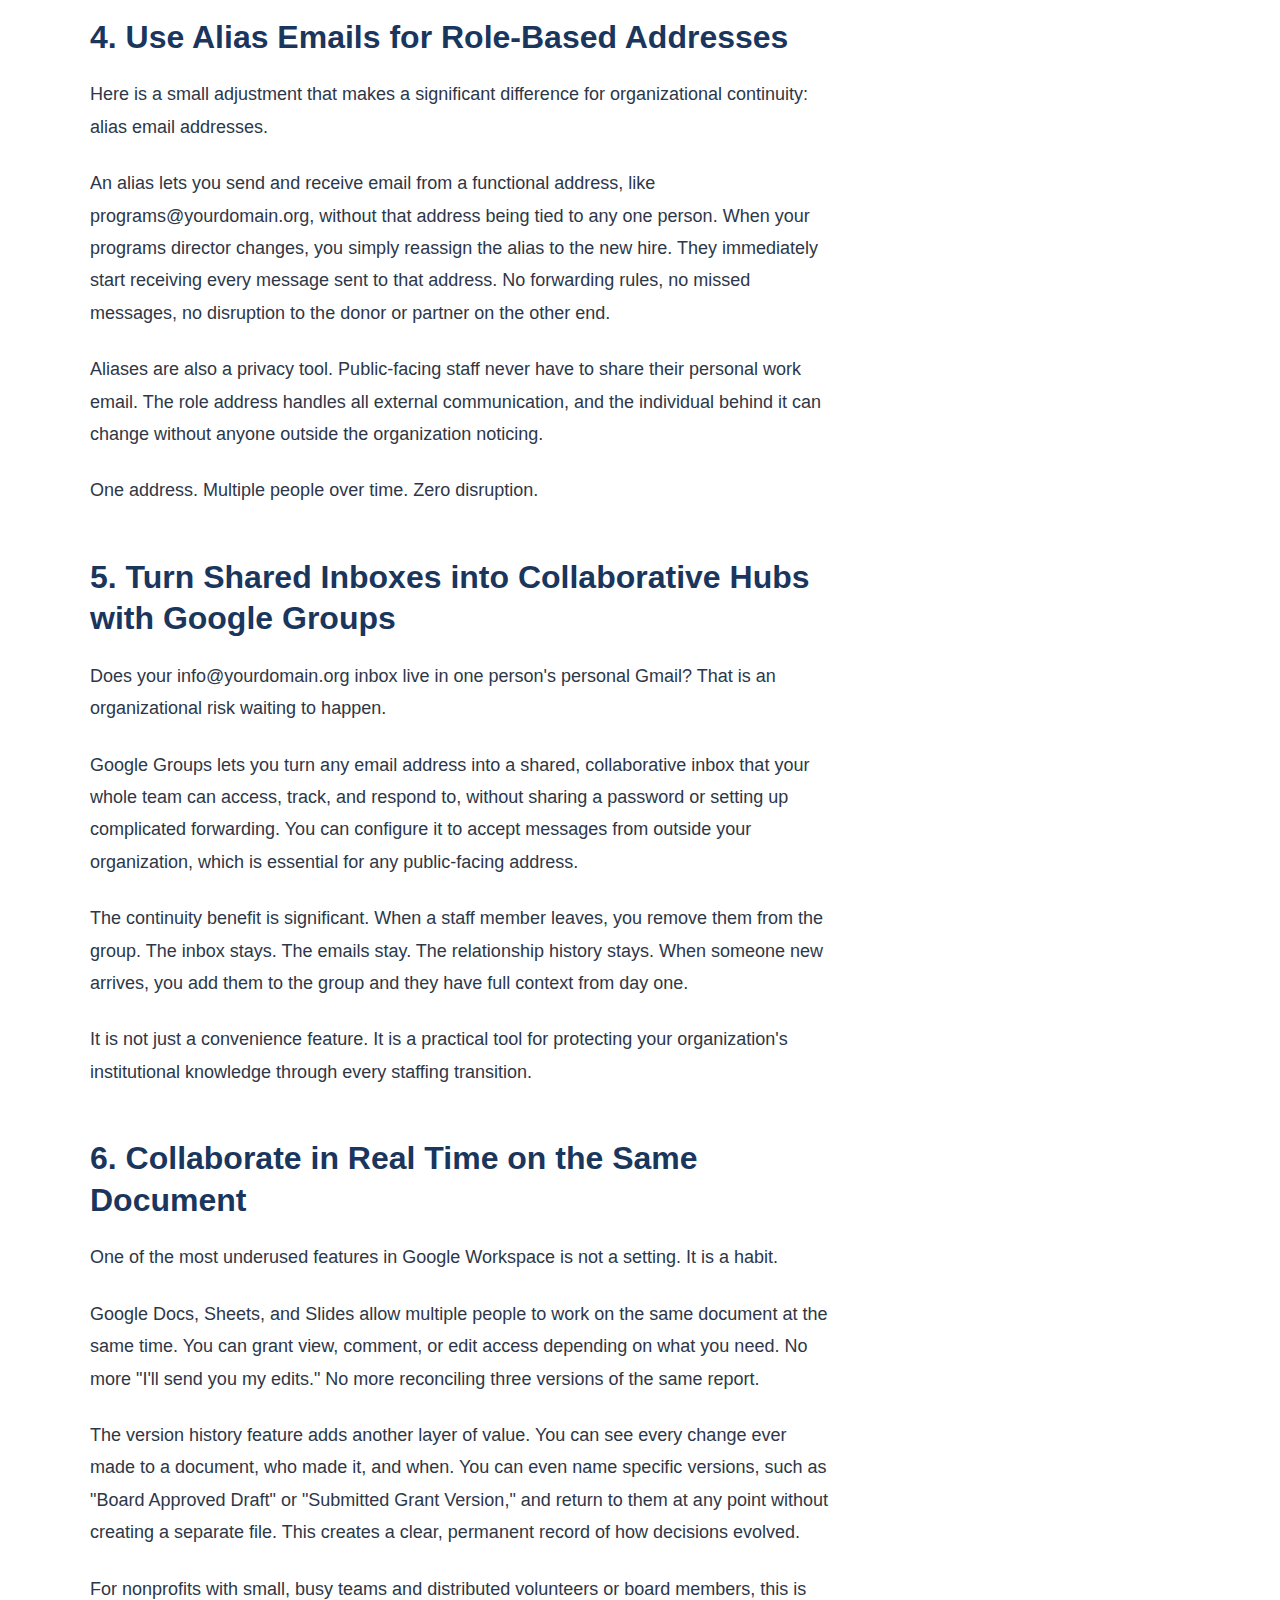
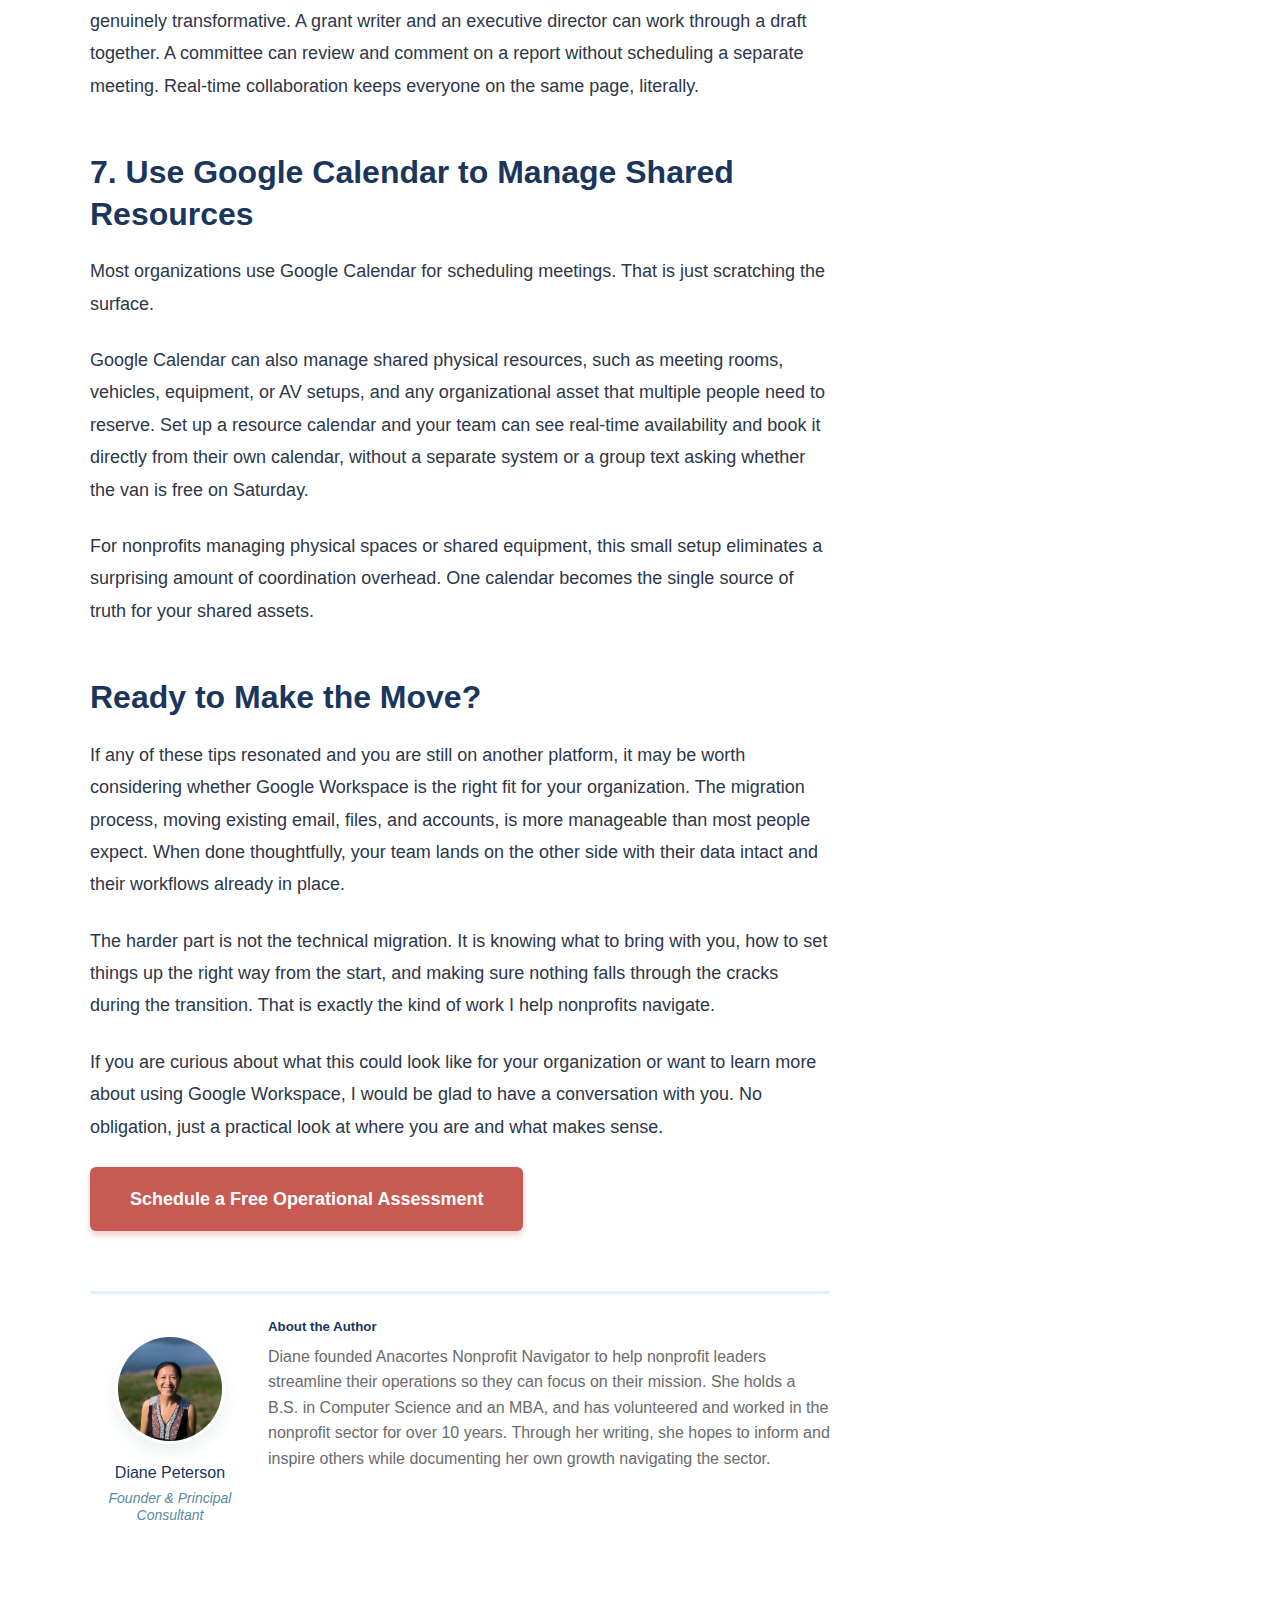
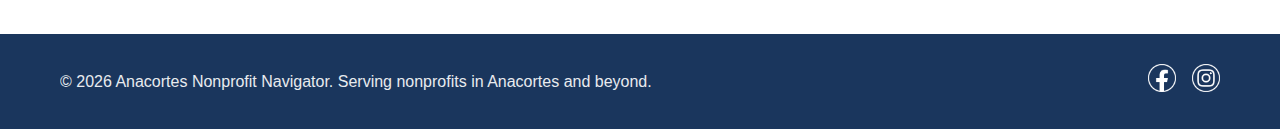
<file: nlog-20260427.html>
<!DOCTYPE html>
<html lang="en">

<head>
    <meta charset="UTF-8">
    <meta name="viewport" content="width=device-width, initial-scale=1.0">
    <meta property="og:image"
        content="https://dianekuen.github.io/anacortes-nonprofit-navigator/nlog-20260427-social.png" />
    <meta property="og:image:width" content="1200" />
    <meta property="og:image:height" content="630" />
    <title>Getting More Out of Google Workspace: A Practical Guide for Nonprofits — Navigator's Log</title>
    <link rel="stylesheet" href="style.css">
    <!-- Favicons -->
    <link rel="icon" type="image/x-icon" href="favicon.ico">
    <!-- Legacy fallback -->
    <link rel="shortcut icon" href="favicon.ico">
</head>

<body>
    <header>
        <div class="container">
            <a href="index.html" class="logo">
                <div class="logo-mark">
                    <div class="logo-shape shape1"></div>
                    <div class="logo-shape shape2"></div>
                    <div class="logo-shape shape3"></div>
                </div>
                <div class="logo-text">
                    <h1>Navigator's Log</h1>
                    <p class="tagline">Operational insights for mission-driven organizations</p>
                </div>
            </a>
            <nav>
                <button class="mobile-menu-toggle" onclick="toggleMenu()">☰</button>
                <ul id="nav-menu">
                    <li><a href="index.html" class="nav-link">Home</a></li>
                    <!-- <li><a href="services.html" class="nav-link">Services</a></li>-->
                    <li><a href="about.html" class="nav-link">Meet Diane</a></li>
                    <li><a href="log.html" class="nav-link active">Navigator's Log</a></li>
                </ul>
            </nav>
        </div>
    </header>

    <main class="about">
        <div class="container">
            <h2 class="section-title">A Journey with Anacortes Nonprofit Navigator</h2>
            <div class="about-grid">
                <div class="about-main">
                    <div class="article-header">
                        <span class="article-category">Tech, Tips, & Tools</span>
                        <h2>Getting More Out of Google Workspace: A Practical Guide for Nonprofits</h2>
                        <div class="article-meta">
                            <span>📅 April 27, 2026</span>
                            <span>⏱ 8 min read</span>
                            <span>✍️ Diane Peterson</span>
                        </div>
                    </div>
                    <!-- Article Content -->
                    <article class="article-content">
                        <h2>More Than Just Email</h2>
                        <p>Google Workspace is one of the best tools available to nonprofits, and it is free for
                            qualifying organizations through the <a
                                href="https://www.google.com/nonprofits/offerings/workspace/" target="_blank">Google for
                                Nonprofits
                                program</a>. Most organizations use it for email and maybe the occasional shared
                            document. But there is a lot more under the hood, and the features that often go unused are
                            the ones that would make the biggest operational difference.</p>

                        <p>This month I shared a series of practical tips on social media, one every few days, walking
                            through seven ways to get more out of Google Workspace. Here they are consolidated in one
                            place, along with enough context to put them into practice.</p>

                        <h2>7 Tips for Getting More Out of Google Workspace</h2>
                        <ul>
                            <li><strong>Shared Drives</strong> — Keep files owned by the organization, not the
                                individual</li>
                            <li><strong>Link Sharing</strong> — Share a URL instead of an attachment to eliminate
                                version confusion</li>
                            <li><strong>Backups</strong> — Convert cloud-only files into real, portable documents</li>
                            <li><strong>Alias Emails</strong> — Assign role-based addresses that survive staff
                                transitions</li>
                            <li><strong>Google Groups</strong> — Turn a shared inbox into a collaborative hub</li>
                            <li><strong>Real-Time Collaboration</strong> — Work together on one document with a full
                                version history</li>
                            <li><strong>Resource Calendars</strong> — Use Google Calendar to manage rooms, equipment,
                                and shared assets</li>
                        </ul>

                        <h2>1. Use Shared Drives, Not Personal Drives</h2>
                        <p>Here is a question for leaders: if your communications director left tomorrow, where would
                            their files go?</p>

                        <p>If your team is storing work in personal Google Drives, the honest answer is: <strong>with
                                them</strong>. Files created in a personal Drive are owned by that individual. When they
                            leave, access gets complicated fast. You may be able to transfer ownership, but it requires
                            an admin to step in, and things can fall through the cracks in the meantime.</p>

                        <p>Shared Drives solve this. Files stored in a Shared Drive are owned by the organization, not
                            the individual. Staff come and go, but the files stay right where they belong, accessible to
                            your team and protected by your admin settings.</p>

                        <p>It is a small structural shift that prevents a very big headache. If you are not using Shared
                            Drives yet, this is the place to start.</p>

                        <h2>2. Share Links, Not Attachments</h2>
                        <p>How many versions of the same document are floating around in your board members' inboxes
                            right now?</p>

                        <p>When you attach a file to an email, you are creating a static copy. The moment someone edits
                            the original, every attached version becomes outdated. Now you have version confusion,
                            missed changes, and the inevitable reply-all asking which one is final.</p>

                        <p>Google Workspace lets you generate a shareable link for any document. Set the permission to
                            "anyone with the link can view," drop the link into your email or newsletter, and you are
                            done. The document lives in one place. No matter how many edits are made, the link always
                            leads to the current version.</p>

                        <p>This works especially well for board packets, committee reports, grant documents, and
                            anything else that goes through multiple rounds of review. It reduces back-and-forth,
                            eliminates attachment clutter, and keeps everyone looking at the same version.</p>

                        <p>Taking that a step further, folders can also be shared with as a link so that up-to-date
                            files can always be referenced in a single location.</p>

                        <h2>3. Back Up Your Google Files</h2>
                        <p>This one surprises a lot of people: Google Docs, Sheets, and Slides do not actually exist as
                            files.</p>

                        <p>They live entirely in Google's cloud, in Google's own format. There is no underlying .docx or
                            .xlsx sitting anywhere. That means if something goes wrong, whether accidental deletion,
                            account suspension, or platform changes, there is nothing to restore unless you have planned
                            ahead.</p>

                        <p>Backing up Google Workspace files converts them into real, portable formats: Word documents,
                            Excel spreadsheets, PDFs. That is actually a feature, not a workaround. It means your
                            organization's data can exist independently of Google's ecosystem.</p>

                        <p>Backing up your Google files is not paranoia. It is good stewardship of your organization's
                            essential records. Treat it the same way you treat your financial records, as something that
                            deserves a regular, documented process.</p>

                        <h2>4. Use Alias Emails for Role-Based Addresses</h2>
                        <p>Here is a small adjustment that makes a significant difference for organizational continuity:
                            alias email addresses.</p>

                        <p>An alias lets you send and receive email from a functional address, like
                            programs@yourdomain.org, without that address being tied to any one person. When your
                            programs director changes, you simply reassign the alias to the new hire. They immediately
                            start receiving every message sent to that address. No forwarding rules, no missed messages,
                            no disruption to the donor or partner on the other end.</p>

                        <p>Aliases are also a privacy tool. Public-facing staff never have to share their personal work
                            email. The role address handles all external communication, and the individual behind it can
                            change without anyone outside the organization noticing.</p>

                        <p>One address. Multiple people over time. Zero disruption.</p>

                        <h2>5. Turn Shared Inboxes into Collaborative Hubs with Google Groups</h2>
                        <p>Does your info@yourdomain.org inbox live in one person's personal Gmail? That is an
                            organizational risk waiting to happen.</p>

                        <p>Google Groups lets you turn any email address into a shared, collaborative inbox that your
                            whole team can access, track, and respond to, without sharing a password or setting up
                            complicated forwarding. You can configure it to accept messages from outside your
                            organization, which is essential for any public-facing address.</p>

                        <p>The continuity benefit is significant. When a staff member leaves, you remove them from the
                            group. The inbox stays. The emails stay. The relationship history stays. When someone new
                            arrives, you add them to the group and they have full context from day one.</p>

                        <p>It is not just a convenience feature. It is a practical tool for protecting your
                            organization's institutional knowledge through every staffing transition.</p>

                        <h2>6. Collaborate in Real Time on the Same Document</h2>
                        <p>One of the most underused features in Google Workspace is not a setting. It is a habit.</p>

                        <p>Google Docs, Sheets, and Slides allow multiple people to work on the same document at the
                            same time. You can grant view, comment, or edit access depending on what you need. No more
                            "I'll send you my edits." No more reconciling three versions of the same report.</p>

                        <p>The version history feature adds another layer of value. You can see every change ever made
                            to a document, who made it, and when. You can even name specific versions, such as "Board
                            Approved Draft" or "Submitted Grant Version," and return to them at any point without
                            creating a separate file. This creates a clear, permanent record of how decisions evolved.
                        </p>

                        <p>For nonprofits with small, busy teams and distributed volunteers or board members, this is
                            genuinely transformative. A grant writer and an executive director can work through a draft
                            together. A committee can review and comment on a report without scheduling a separate
                            meeting. Real-time collaboration keeps everyone on the same page, literally.</p>

                        <h2>7. Use Google Calendar to Manage Shared Resources</h2>
                        <p>Most organizations use Google Calendar for scheduling meetings. That is just scratching the
                            surface.</p>

                        <p>Google Calendar can also manage shared physical resources, such as meeting rooms, vehicles,
                            equipment, or AV setups, and any organizational asset that multiple people need to reserve.
                            Set up a resource calendar and your team can see real-time availability and book it directly
                            from their own calendar, without a separate system or a group text asking whether the van is
                            free on Saturday.</p>

                        <p>For nonprofits managing physical spaces or shared equipment, this small setup eliminates a
                            surprising amount of coordination overhead. One calendar becomes the single source of truth
                            for your shared assets.</p>

                        <h2>Ready to Make the Move?</h2>
                        <p>If any of these tips resonated and you are still on another platform, it may be worth
                            considering whether Google Workspace is the right fit for your organization. The migration
                            process, moving existing email, files, and accounts, is more manageable than most people
                            expect. When done thoughtfully, your team lands on the other side with their data intact and
                            their workflows already in place.</p>

                        <p>The harder part is not the technical migration. It is knowing what to bring with you, how to
                            set things up the right way from the start, and making sure nothing falls through the cracks
                            during the transition. That is exactly the kind of work I help nonprofits navigate.</p>

                        <p>If you are curious about what this could look like for your organization or want to learn
                            more about using Google Workspace, I would be glad to have a conversation with you. No
                            obligation, just a practical look at where you are and what makes sense.</p>

                        <p><a href="https://calendar.app.google/pLgEQzZCpTb8WZA29" class="cta-button"
                                style="color: white; text-decoration: none;" target="_blank"
                                rel="noopener noreferrer">Schedule a Free Operational
                                Assessment</a></p>
                    </article>

                    <!-- Author bio moved to the bottom of the article (site-wide convention) -->
                    <div class="article-author-bio">
                        <div class="author-left">
                            <img class="bio-photo small" aria-hidden="true" src="DianePeterson.jpg"
                                alt="Diane Peterson">
                            <div class="author-name">Diane Peterson</div>
                            <div class="author-role">Founder &amp; Principal Consultant</div>
                        </div>
                        <div class="author-right">
                            <h5>About the Author</h5>
                            <p>Diane founded Anacortes Nonprofit Navigator to help nonprofit leaders streamline their
                                operations so they can focus on their mission. She holds a B.S. in Computer Science and
                                an MBA, and has volunteered and worked in the nonprofit sector for over 10 years.
                                Through her writing, she hopes to inform and inspire others while documenting her own
                                growth navigating the sector.</p>
                        </div>
                    </div>

                </div>

                <aside class="about-sidebar article-sidebar log-author">
                    <div class="core-values archive">
                        <h4>Articles</h4>
                        <ul class="archive-list">
                            <li><a href="nlog-20260124.html">Jan 24, 2026 — Stewardship of
                                    Everyday
                                    Donors</a></li>
                            <li><a href="nlog-20260226.html">Feb 26, 2026 — Why Your Nonprofit
                                    Needs a Tech Audit</a></li>
                            <li><a href="nlog-20260331.html">Mar 31, 2026 —
                                    Protecting Your Nonprofit’s Critical Account Access</a></li>
                            <li><a class="active-article" href="nlog-20260427.html">Apr 27, 2026 — Getting More Out of
                                    Google Workspace</a></li>
                        </ul>
                        <p style="font-size:13px;color:#6B6B6B;margin-top:8px;">Archive by month — one article per month
                            planned.</p>
                    </div>
                </aside>
            </div>

        </div>
    </main>

    <footer>
        <div class="container"
            style="display: flex; justify-content: space-between; align-items: center; gap: 20px; flex-wrap: wrap;">
            <p style="margin: 0;">&copy; 2026 Anacortes Nonprofit Navigator. Serving nonprofits in Anacortes and beyond.
            </p>
            <div style="display: flex; gap: 16px; align-items: center;">
                <a href="https://www.facebook.com/anonprofitnavigator" target="_blank"><img src="facebook-logo.webp"
                        alt="Facebook" width="28" height="28"></a>
                <a href="https://www.instagram.com/anonprofitnavigator" target="_blank"><img src="instagram-logo.webp"
                        alt="Instagram" width="28" height="28"></a>
            </div>
        </div>
    </footer>
    <script>
        function toggleMenu() {
            var menu = document.getElementById('nav-menu');
            if (menu) menu.classList.toggle('show');
        }
    </script>
</body>

</html>
</file>
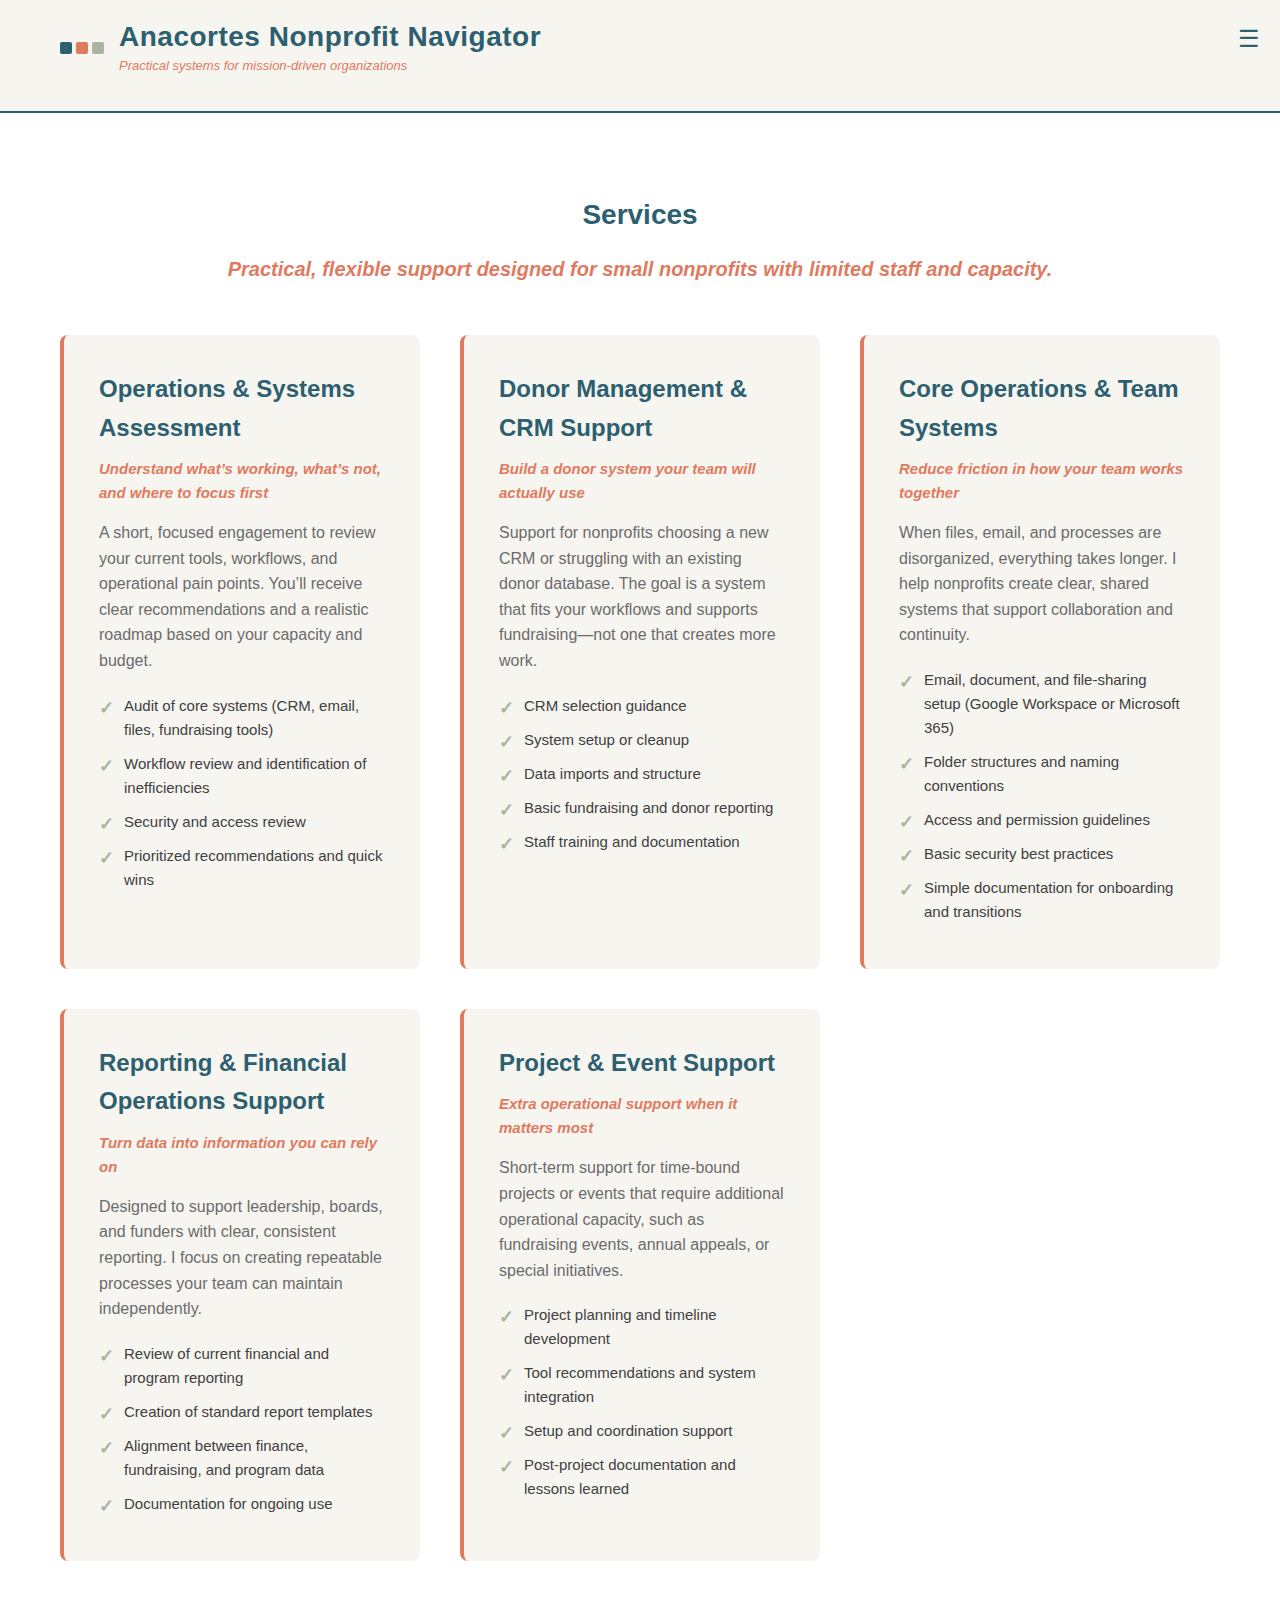
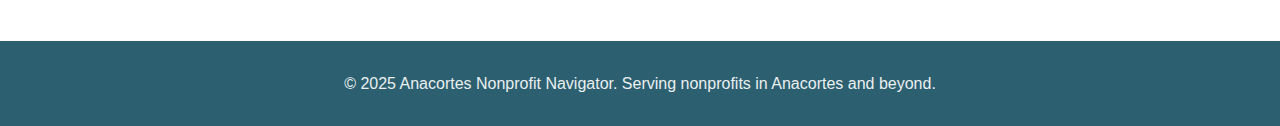
<file: services.html>
<!DOCTYPE html>
<html lang="en">
<head>
    <meta charset="UTF-8">
    <meta name="viewport" content="width=device-width, initial-scale=1.0">
    <title>Anacortes Nonprofit Navigator</title>
    <style>
        * {
            margin: 0;
            padding: 0;
            box-sizing: border-box;
        }
        
        body {
            font-family: 'Segoe UI', Tahoma, Geneva, Verdana, sans-serif;
            color: #404040;
            line-height: 1.6;
        }
        
        .container {
            max-width: 1200px;
            margin: 0 auto;
            padding: 0 20px;
        }
        
        /* Header */
        header {
            background: #F7F5F0;
            padding: 20px 0;
            border-bottom: 2px solid #2C5F6F;
            position: sticky;
            top: 0;
            z-index: 1000;
        }
        
        .header-content {
            display: flex;
            justify-content: space-between;
            align-items: center;
        }
        
        nav ul {
            list-style: none;
            display: flex;
            gap: 30px;
            margin: 0;
            padding: 0;
        }
        
        nav a {
            color: #2C5F6F;
            text-decoration: none;
            font-weight: 600;
            font-size: 16px;
            transition: color 0.3s;
        }
        
        nav a:hover {
            color: #E07A5F;
        }
        
        nav a.active {
            color: #E07A5F;
        }
        
        .mobile-menu-toggle {
            display: none;
            background: none;
            border: none;
            color: #2C5F6F;
            font-size: 24px;
            cursor: pointer;
        }
        
        .logo {
            display: flex;
            align-items: center;
            gap: 15px;
        }
        
        .logo-mark {
            display: flex;
            gap: 4px;
        }
        
        .logo-shape {
            width: 12px;
            height: 12px;
            border-radius: 2px;
        }
        
        .shape1 { background: #2C5F6F; }
        .shape2 { background: #E07A5F; }
        .shape3 { background: #A8B5A1; }
        
        .logo-text h1 {
            font-size: 28px;
            font-weight: 700;
            color: #2C5F6F;
            letter-spacing: 0.5px;
            line-height: 1.2;
        }
        
        .logo-text p {
            font-size: 14px;
            color: #6B6B6B;
            margin-top: -5px;
        }
        
        .logo-text .tagline {
            font-size: 13px;
            color: #E07A5F;
            font-style: italic;
            margin-top: 2px;
        }
        
        /* Hero Section */
        .hero {
            background: linear-gradient(135deg, #2C5F6F 0%, #1B4965 100%);
            color: white;
            padding: 80px 0;
            text-align: center;
        }
        
        .hero h2 {
            font-size: 42px;
            margin-bottom: 20px;
            line-height: 1.3;
        }
        
        .hero p {
            font-size: 20px;
            margin-bottom: 35px;
            opacity: 0.95;
            max-width: 700px;
            margin-left: auto;
            margin-right: auto;
        }
        
        .cta-button {
            display: inline-block;
            background: #E07A5F;
            color: white;
            padding: 16px 40px;
            border-radius: 6px;
            text-decoration: none;
            font-size: 18px;
            font-weight: 600;
            transition: background 0.3s;
        }
        
        .cta-button:hover {
            background: #D4745E;
        }
        
        /* Services Section */
        .services {
            padding: 80px 0;
            background: white;
        }
        
        .section-title {
            text-align: center;
            font-size: 36px;
            color: #2C5F6F;
            margin-bottom: 15px;
        }
        
        .section-philosophy {
            text-align: center;
            font-size: 20px;
            color: #E07A5F;
            font-weight: 600;
            margin-bottom: 50px;
            font-style: italic;
        }
        
        .services-grid {
            display: grid;
            grid-template-columns: repeat(auto-fit, minmax(320px, 1fr));
            gap: 40px;
        }
        
        .service-card {
            padding: 35px;
            border-radius: 8px;
            background: #F7F5F0;
            border-left: 4px solid #E07A5F;
        }
        
        .service-card h3 {
            color: #2C5F6F;
            font-size: 24px;
            margin-bottom: 10px;
        }
        
        .service-tagline {
            color: #E07A5F;
            font-size: 15px;
            font-weight: 600;
            margin-bottom: 15px;
            font-style: italic;
        }
        
        .service-description {
            color: #6B6B6B;
            font-size: 16px;
            margin-bottom: 20px;
            line-height: 1.6;
        }
        
        .service-features {
            list-style: none;
            padding: 0;
        }
        
        .service-features li {
            color: #404040;
            font-size: 15px;
            margin-bottom: 10px;
            padding-left: 25px;
            position: relative;
        }
        
        .service-features li:before {
            content: "✓";
            color: #A8B5A1;
            font-weight: bold;
            position: absolute;
            left: 0;
            font-size: 18px;
        }
        
        /* How It Works */
        .how-it-works {
            padding: 80px 0;
            background: #E8F4F8;
        }
        
        .steps {
            display: grid;
            grid-template-columns: repeat(auto-fit, minmax(250px, 1fr));
            gap: 30px;
            margin-top: 40px;
        }
        
        .step {
            text-align: center;
            padding: 30px;
        }
        
        .step-number {
            width: 60px;
            height: 60px;
            background: #2C5F6F;
            color: white;
            border-radius: 50%;
            display: flex;
            align-items: center;
            justify-content: center;
            font-size: 28px;
            font-weight: 700;
            margin: 0 auto 20px;
        }
        
        .step h3 {
            color: #2C5F6F;
            font-size: 20px;
            margin-bottom: 10px;
        }
        
        .step p {
            color: #6B6B6B;
        }
        
        /* About Section */
        .about {
            padding: 80px 0;
            background: white;
        }
        
        .about-content {
            max-width: 800px;
            margin: 0 auto;
            text-align: center;
        }
        
        .about-content p {
            font-size: 18px;
            color: #6B6B6B;
            margin-bottom: 20px;
        }
        
        /* Contact Section */
        .contact {
            padding: 80px 0;
            background: #F7F5F0;
            text-align: center;
        }
        
        .contact-form {
            max-width: 600px;
            margin: 40px auto 0;
        }
        
        .form-group {
            margin-bottom: 20px;
            text-align: left;
        }
        
        .form-group label {
            display: block;
            margin-bottom: 8px;
            color: #2C5F6F;
            font-weight: 600;
        }
        
        .form-group input,
        .form-group textarea {
            width: 100%;
            padding: 12px;
            border: 2px solid #A8B5A1;
            border-radius: 4px;
            font-size: 16px;
            font-family: inherit;
        }
        
        .form-group textarea {
            min-height: 120px;
            resize: vertical;
        }
        
        .submit-button {
            background: #2C5F6F;
            color: white;
            padding: 14px 50px;
            border: none;
            border-radius: 6px;
            font-size: 18px;
            font-weight: 600;
            cursor: pointer;
            transition: background 0.3s;
        }
        
        .submit-button:hover {
            background: #1B4965;
        }
        
        /* Footer */
        footer {
            background: #2C5F6F;
            color: white;
            padding: 30px 0;
            text-align: center;
        }
        
        footer p {
            opacity: 0.9;
        }
        
        /* Page Container */
        .page {
            display: none;
        }
        
        .page.active {
            display: block;
        }
        
        /* Services Page Specific Styles */
        .services-page {
            padding: 60px 0;
            background: white;
        }
        
        .services-page .intro {
            max-width: 800px;
            margin: 0 auto 60px;
            text-align: center;
        }
        
        .services-page .intro p {
            font-size: 18px;
            color: #6B6B6B;
            line-height: 1.8;
        }
        
        .service-detail {
            max-width: 900px;
            margin: 0 auto 50px;
            padding: 40px;
            background: #F7F5F0;
            border-radius: 8px;
            border-left: 4px solid #E07A5F;
        }
        
        .service-detail h3 {
            color: #2C5F6F;
            font-size: 28px;
            margin-bottom: 10px;
        }
        
        .service-detail .tagline {
            color: #E07A5F;
            font-size: 17px;
            font-weight: 600;
            margin-bottom: 20px;
            font-style: italic;
        }
        
        .service-detail .description {
            color: #6B6B6B;
            font-size: 17px;
            margin-bottom: 25px;
            line-height: 1.7;
        }
        
        .service-detail h4 {
            color: #2C5F6F;
            font-size: 18px;
            margin-bottom: 15px;
            margin-top: 25px;
        }
        
        .service-detail ul {
            list-style: none;
            padding: 0;
        }
        
        .service-detail ul li {
            color: #404040;
            font-size: 16px;
            margin-bottom: 12px;
            padding-left: 30px;
            position: relative;
            line-height: 1.6;
        }
        
        .service-detail ul li:before {
            content: "✓";
            color: #A8B5A1;
            font-weight: bold;
            position: absolute;
            left: 0;
            font-size: 20px;
        }
            .hero h2 {
                font-size: 32px;
            }
            
            .hero p {
                font-size: 18px;
            }
            
            .section-title {
                font-size: 28px;
            }
            
            .header-content {
                flex-direction: column;
                align-items: flex-start;
                gap: 15px;
            }
            
            nav {
                width: 100%;
            }
            
            nav ul {
                flex-direction: column;
                gap: 15px;
                display: none;
            }
            
            nav ul.show {
                display: flex;
            }
            
            .mobile-menu-toggle {
                display: block;
                position: absolute;
                right: 20px;
                top: 25px;
            }
        }
    </style>
</head>
<body>
    <!-- Header -->
    <header>
        <div class="container">
            <div class="header-content">
                <div class="logo">
                    <div class="logo-mark">
                        <div class="logo-shape shape1"></div>
                        <div class="logo-shape shape2"></div>
                        <div class="logo-shape shape3"></div>
                    </div>
                    <div class="logo-text">
                        <h1>Anacortes Nonprofit Navigator</h1>
                        <p class="tagline">Practical systems for mission-driven organizations</p>
                    </div>
                </div>
                <nav>
                    <button class="mobile-menu-toggle" onclick="toggleMenu()">☰</button>
                    <ul id="nav-menu">
                        <li><a href="#" class="nav-link active" onclick="showPage('home')">Home</a></li>
                        <li><a href="#" class="nav-link" onclick="showPage('services')">Services</a></li>
                        <li><a href="#" class="nav-link" onclick="showPage('about')">About</a></li>
                        <li><a href="#" class="nav-link" onclick="showPage('contact')">Contact</a></li>
                    </ul>
                </nav>
            </div>
        </div>
    </header>

 <!-- Services Page -->
<section class="services">
    <div class="container">
        <h2 class="section-title">Services</h2>
        <p class="section-philosophy">
            Practical, flexible support designed for small nonprofits with limited staff and capacity.
        </p>

        <div class="services-grid">

            <!-- Service 1 -->
            <div class="service-card">
                <h3>Operations & Systems Assessment</h3>
                <p class="service-tagline">Understand what’s working, what’s not, and where to focus first</p>
                <p class="service-description">
                    A short, focused engagement to review your current tools, workflows, and operational pain points.
                    You’ll receive clear recommendations and a realistic roadmap based on your capacity and budget.
                </p>
                <ul class="service-features">
                    <li>Audit of core systems (CRM, email, files, fundraising tools)</li>
                    <li>Workflow review and identification of inefficiencies</li>
                    <li>Security and access review</li>
                    <li>Prioritized recommendations and quick wins</li>
                </ul>
            </div>

            <!-- Service 2 -->
            <div class="service-card">
                <h3>Donor Management & CRM Support</h3>
                <p class="service-tagline">Build a donor system your team will actually use</p>
                <p class="service-description">
                    Support for nonprofits choosing a new CRM or struggling with an existing donor database.
                    The goal is a system that fits your workflows and supports fundraising—not one that creates more work.
                </p>
                <ul class="service-features">
                    <li>CRM selection guidance</li>
                    <li>System setup or cleanup</li>
                    <li>Data imports and structure</li>
                    <li>Basic fundraising and donor reporting</li>
                    <li>Staff training and documentation</li>
                </ul>
            </div>

            <!-- Service 3 -->
            <div class="service-card">
                <h3>Core Operations & Team Systems</h3>
                <p class="service-tagline">Reduce friction in how your team works together</p>
                <p class="service-description">
                    When files, email, and processes are disorganized, everything takes longer.
                    I help nonprofits create clear, shared systems that support collaboration and continuity.
                </p>
                <ul class="service-features">
                    <li>Email, document, and file-sharing setup (Google Workspace or Microsoft 365)</li>
                    <li>Folder structures and naming conventions</li>
                    <li>Access and permission guidelines</li>
                    <li>Basic security best practices</li>
                    <li>Simple documentation for onboarding and transitions</li>
                </ul>
            </div>

            <!-- Service 4 -->
            <div class="service-card">
                <h3>Reporting & Financial Operations Support</h3>
                <p class="service-tagline">Turn data into information you can rely on</p>
                <p class="service-description">
                    Designed to support leadership, boards, and funders with clear, consistent reporting.
                    I focus on creating repeatable processes your team can maintain independently.
                </p>
                <ul class="service-features">
                    <li>Review of current financial and program reporting</li>
                    <li>Creation of standard report templates</li>
                    <li>Alignment between finance, fundraising, and program data</li>
                    <li>Documentation for ongoing use</li>
                </ul>
            </div>

            <!-- Service 5 -->
            <div class="service-card">
                <h3>Project & Event Support</h3>
                <p class="service-tagline">Extra operational support when it matters most</p>
                <p class="service-description">
                    Short-term support for time-bound projects or events that require additional operational capacity,
                    such as fundraising events, annual appeals, or special initiatives.
                </p>
                <ul class="service-features">
                    <li>Project planning and timeline development</li>
                    <li>Tool recommendations and system integration</li>
                    <li>Setup and coordination support</li>
                    <li>Post-project documentation and lessons learned</li>
                </ul>
            </div>

        </div>
    </div>
</section>

    <!-- Footer -->
    <footer>
        <div class="container">
            <p>&copy; 2025 Anacortes Nonprofit Navigator. Serving nonprofits in Anacortes and beyond.</p>
        </div>
    </footer>

    <script>
        function showPage(pageName) {
            // Hide all pages
            document.querySelectorAll('.page').forEach(page => {
                page.classList.remove('active');
            });
            
            // Show selected page
            document.getElementById(pageName + '-page').classList.add('active');
            
            // Update nav active state
            document.querySelectorAll('.nav-link').forEach(link => {
                link.classList.remove('active');
            });
            event.target.classList.add('active');
            
            // Scroll to top
            window.scrollTo(0, 0);
            
            // Close mobile menu if open
            document.getElementById('nav-menu').classList.remove('show');
            
            return false;
        }
        
        function toggleMenu() {
            document.getElementById('nav-menu').classList.toggle('show');
        }
    </script>
</body>
</html>
</file>
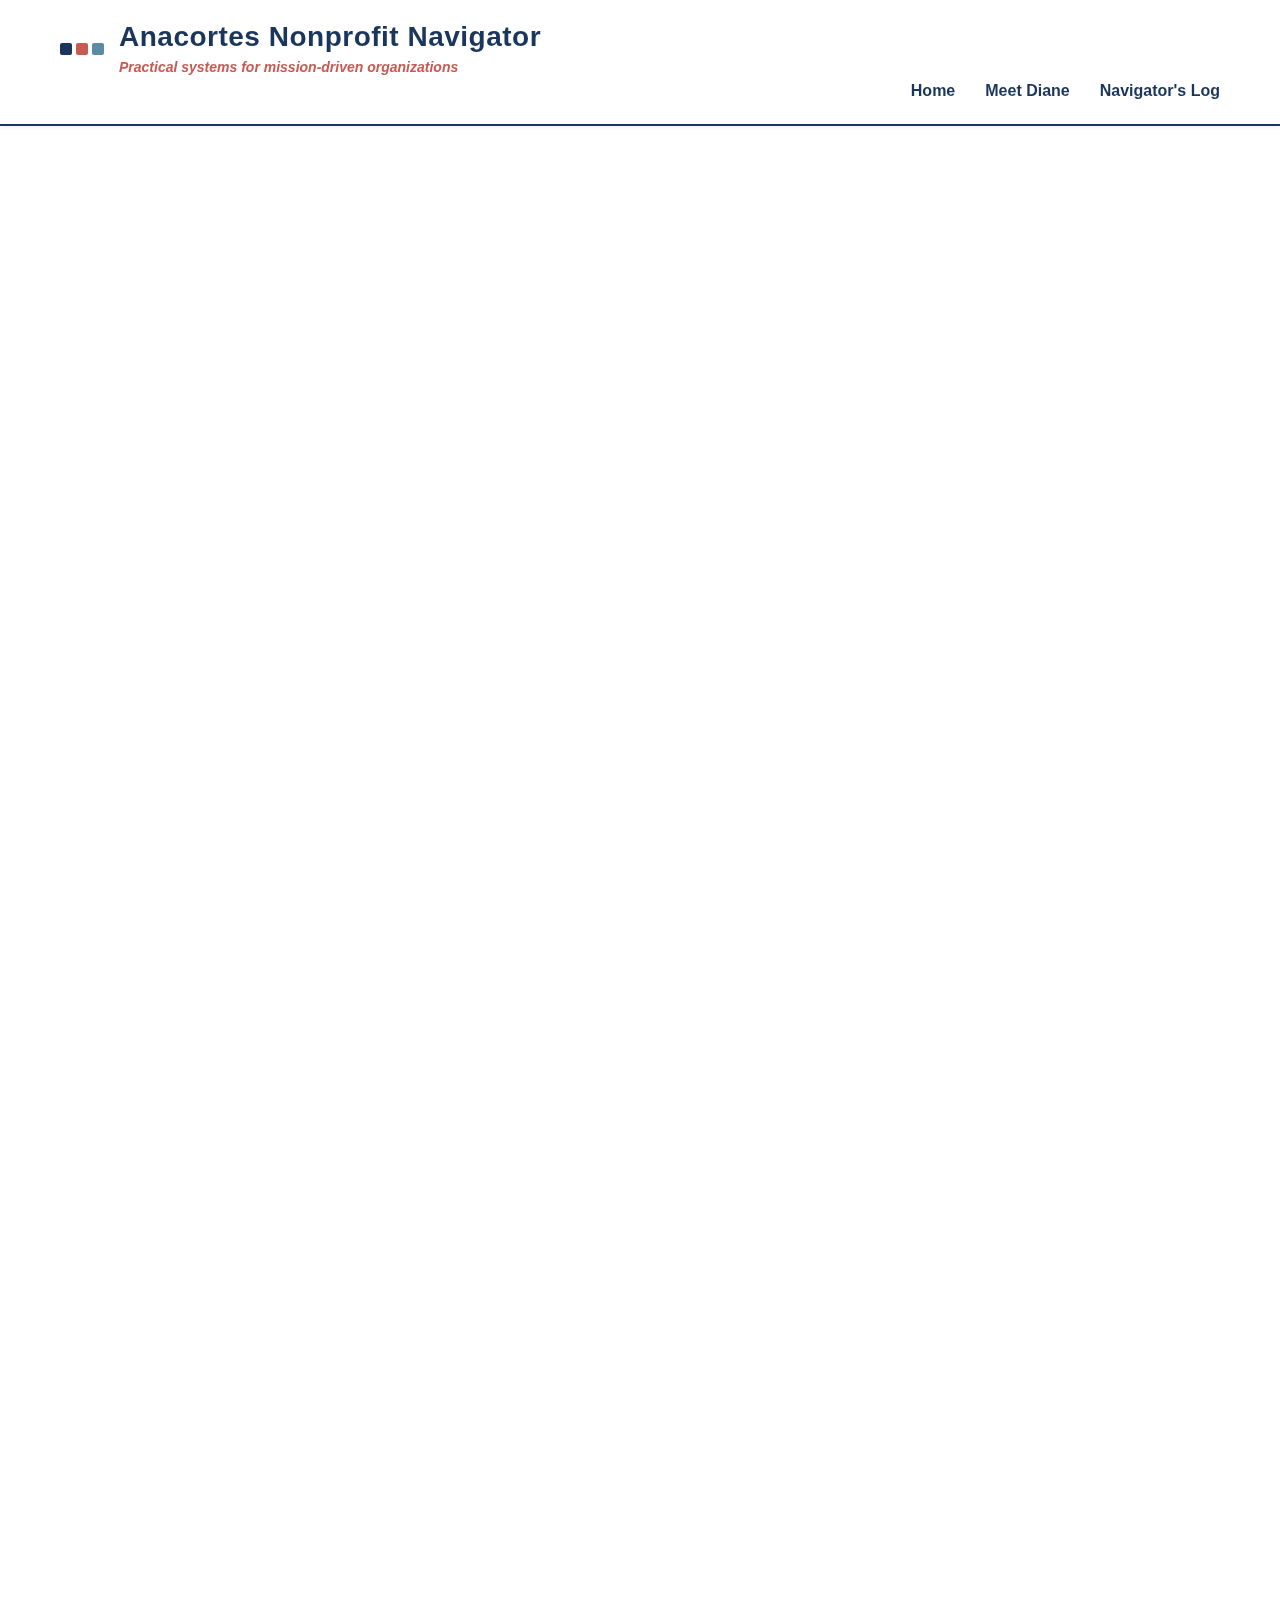
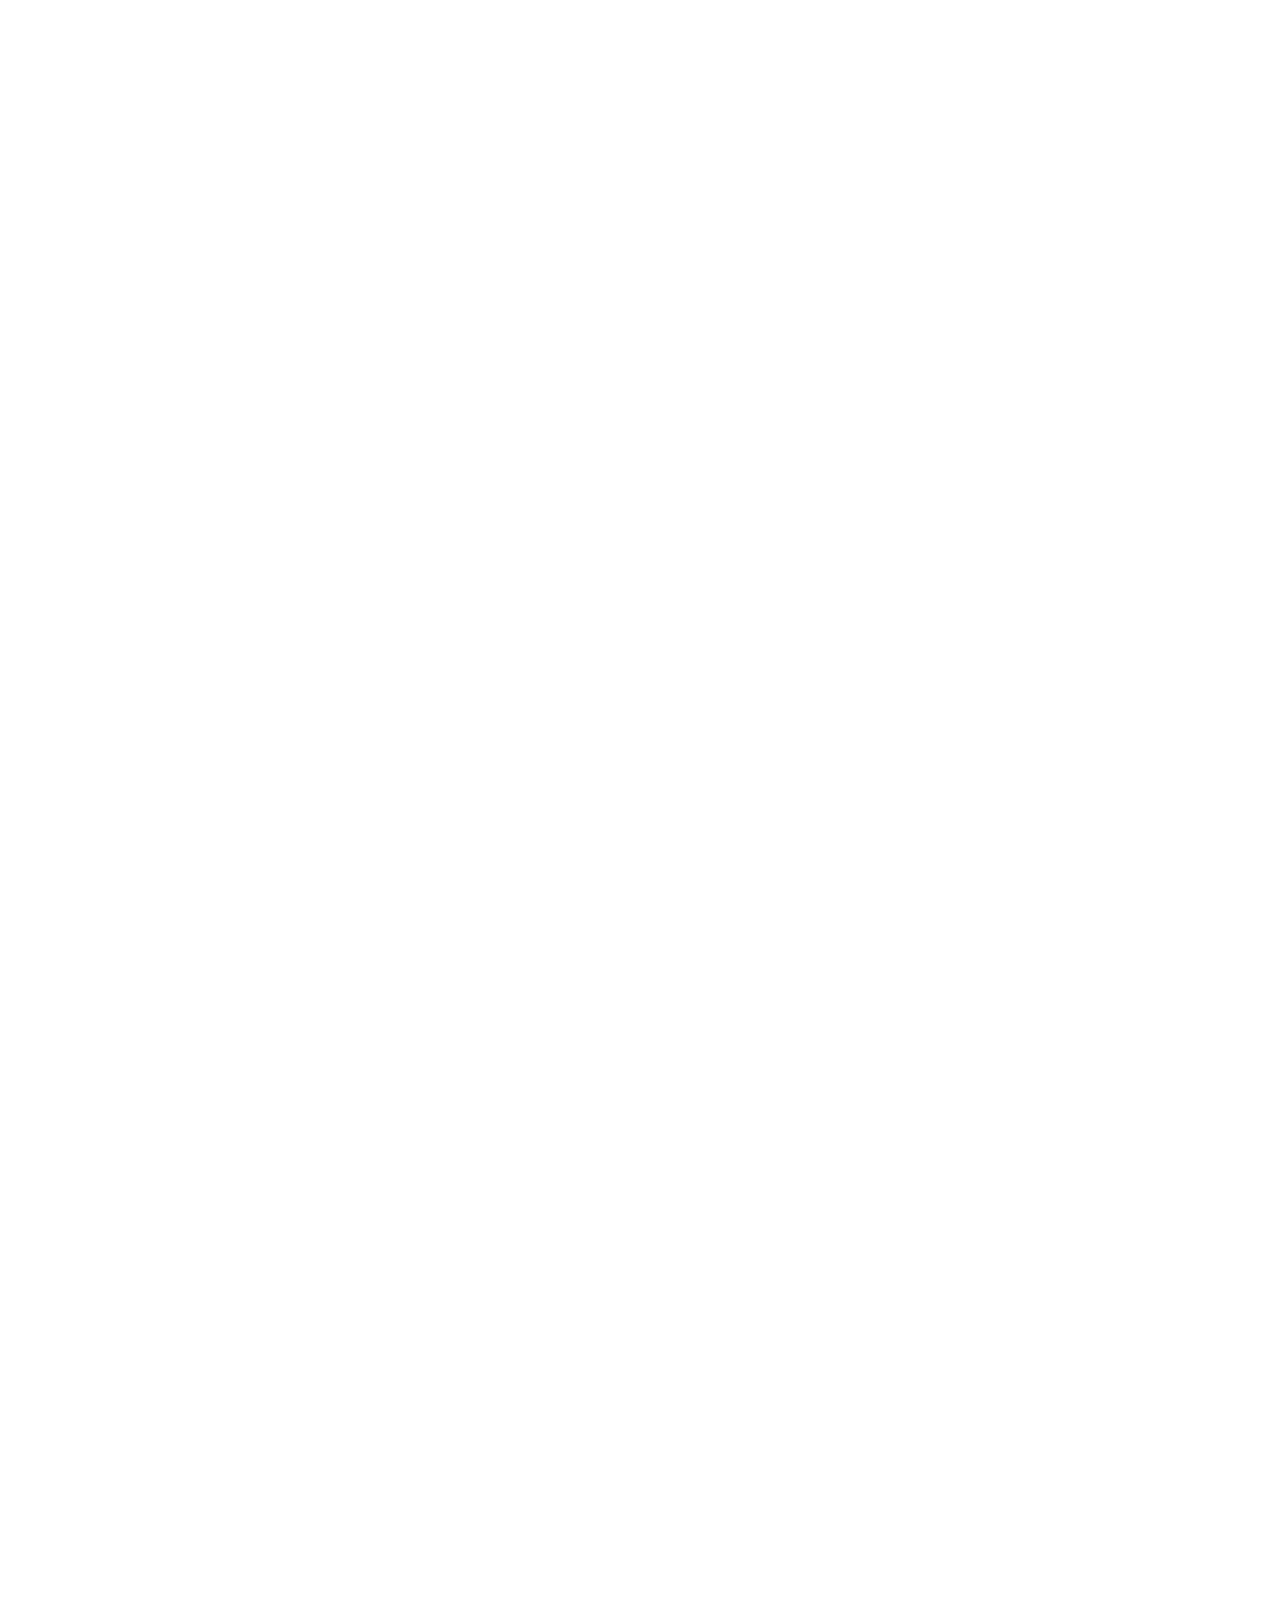
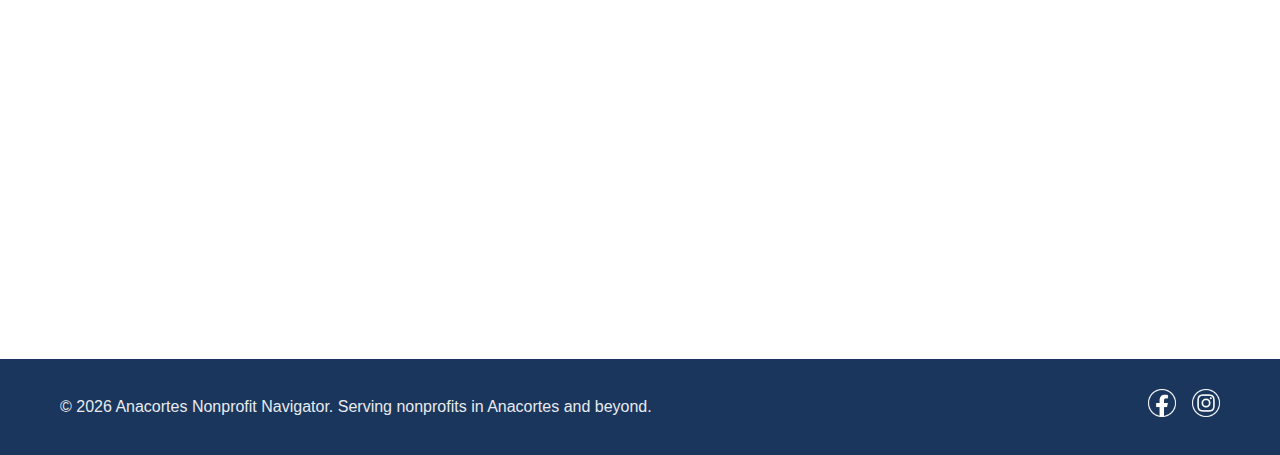
<file: survey-freeresources.html>
<!DOCTYPE html>
<html lang="en">

<head>
    <meta charset="UTF-8">
    <meta name="viewport" content="width=device-width, initial-scale=1.0">
    <meta property="og:image" content="https://dianekuen.github.io/anacortes-nonprofit-navigator/cover_facebook.png" />
    <meta property="og:image:width" content="1200" />
    <meta property="og:image:height" content="630" />
    <title>Survey - Free Resources — Anacortes Nonprofit Navigator</title>
    <link rel="stylesheet" href="style.css">
    <!-- Favicons -->
    <link rel="icon" type="image/x-icon" href="favicon.ico">
    <!-- Legacy fallback -->
    <link rel="shortcut icon" href="favicon.ico">
</head>

<body>
    <header>
        <div class="container">
            <a href="index.html" class="logo">
                <div class="logo-mark">
                    <div class="logo-shape shape1"></div>
                    <div class="logo-shape shape2"></div>
                    <div class="logo-shape shape3"></div>
                </div>
                <div class="logo-text">
                    <h1>Anacortes Nonprofit Navigator</h1>
                    <p class="tagline">Practical systems for mission-driven organizations</p>
                </div>
            </a>
            <nav>
                <button class="mobile-menu-toggle" onclick="toggleMenu()">☰</button>
                <ul id="nav-menu">
                    <li><a href="index.html" class="nav-link">Home</a></li>
                    <!-- <li><a href="services.html" class="nav-link">Services</a></li>-->
                    <li><a href="about.html" class="nav-link">Meet Diane</a></li>
                    <li><a href="log.html" class="nav-link">Navigator's Log</a></li>
                </ul>
            </nav>
        </div>
    </header>

    <main>
        <div class="container">
            <iframe
                data-tally-src="https://tally.so/embed/XxMeeY?alignLeft=1&hideTitle=1&transparentBackground=1&dynamicHeight=1"
                loading="lazy" width="100%" height="3426" frameborder="0" marginheight="0" marginwidth="0"
                title="What Would Help Your Nonprofit Most?"></iframe>
            <script>var d = document, w = "https://tally.so/widgets/embed.js", v = function () { "undefined" != typeof Tally ? Tally.loadEmbeds() : d.querySelectorAll("iframe[data-tally-src]:not([src])").forEach((function (e) { e.src = e.dataset.tallySrc })) }; if ("undefined" != typeof Tally) v(); else if (d.querySelector('script[src="' + w + '"]') == null) { var s = d.createElement("script"); s.src = w, s.onload = v, s.onerror = v, d.body.appendChild(s); }</script>

        </div>
    </main>

    <footer>
        <div class="container" style="display: flex; justify-content: space-between; align-items: center; gap: 20px; flex-wrap: wrap;">
            <p style="margin: 0;">&copy; 2026 Anacortes Nonprofit Navigator. Serving nonprofits in Anacortes and beyond.</p>
            <div style="display: flex; gap: 16px; align-items: center;">
                <a href="https://www.facebook.com/anonprofitnavigator" target="_blank"><img src="facebook-logo.webp" alt="Facebook" width="28" height="28"></a>
                <a href="https://www.instagram.com/anonprofitnavigator" target="_blank"><img src="instagram-logo.webp" alt="Instagram" width="28" height="28"></a>
            </div>
        </div>
    </footer>
    <script>
        function toggleMenu() {
            var menu = document.getElementById('nav-menu');
            if (menu) menu.classList.toggle('show');
        }
    </script>
</body>

</html>
</file>
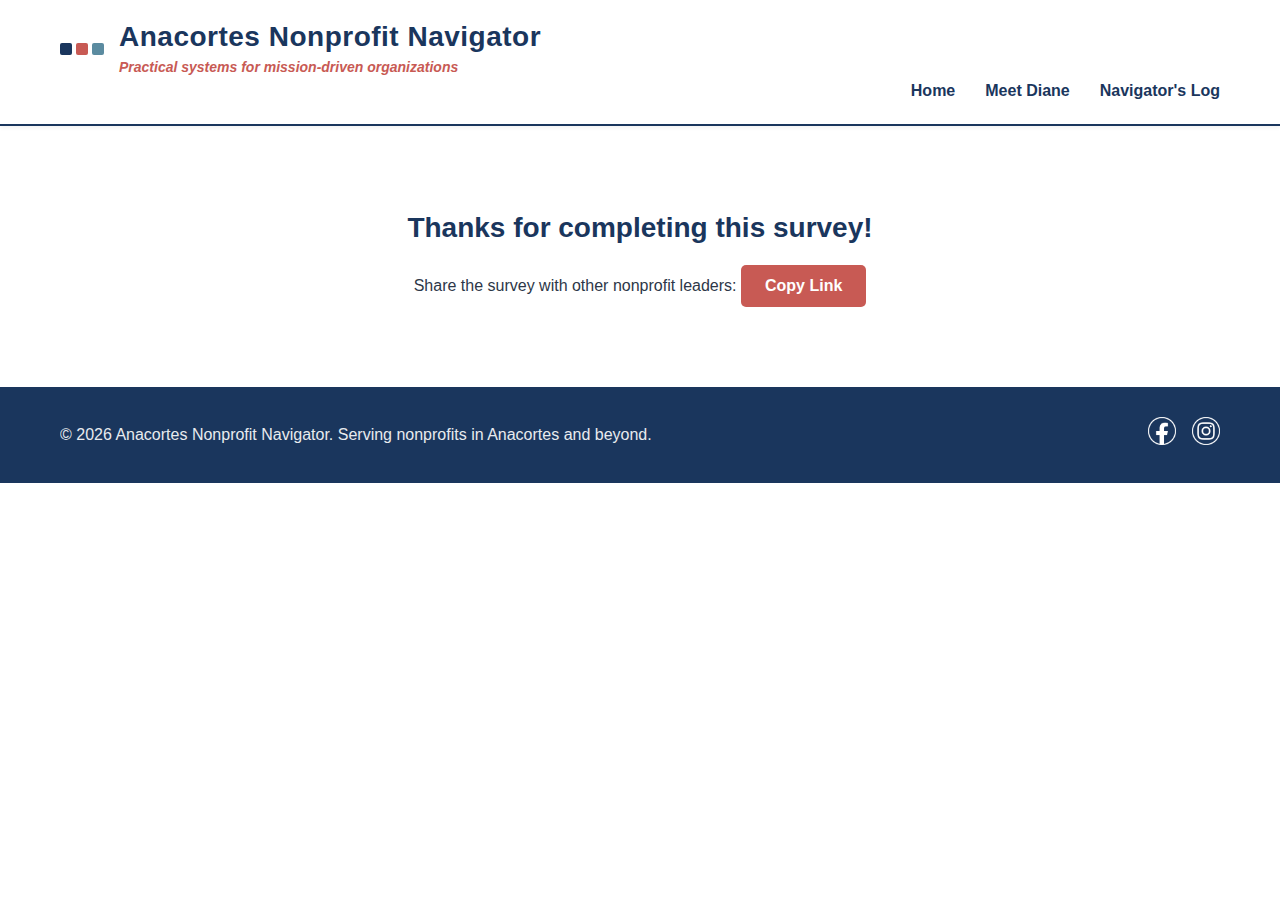
<file: survey-ty.html>
<!DOCTYPE html>
<html lang="en">

<head>
    <meta charset="UTF-8">
    <meta name="viewport" content="width=device-width, initial-scale=1.0">
    <meta property="og:image" content="https://dianekuen.github.io/anacortes-nonprofit-navigator/cover_facebook.png" />
    <meta property="og:image:width" content="1200" />
    <meta property="og:image:height" content="630" />
    <title>Thank You — Anacortes Nonprofit Navigator</title>
    <link rel="stylesheet" href="style.css">
    <!-- Favicons -->
    <link rel="icon" type="image/x-icon" href="favicon.ico">
    <!-- Legacy fallback -->
    <link rel="shortcut icon" href="favicon.ico">
</head>

<body>
    <header>
        <div class="container">
            <a href="index.html" class="logo">
                <div class="logo-mark">
                    <div class="logo-shape shape1"></div>
                    <div class="logo-shape shape2"></div>
                    <div class="logo-shape shape3"></div>
                </div>
                <div class="logo-text">
                    <h1>Anacortes Nonprofit Navigator</h1>
                    <p class="tagline">Practical systems for mission-driven organizations</p>
                </div>
            </a>
            <nav>
                <button class="mobile-menu-toggle" onclick="toggleMenu()">☰</button>
                <ul id="nav-menu">
                    <li><a href="index.html" class="nav-link">Home</a></li>
                    <!-- <li><a href="services.html" class="nav-link">Services</a></li>-->
                    <li><a href="about.html" class="nav-link">Meet Diane</a></li>
                    <li><a href="log.html" class="nav-link">Navigator's Log</a></li>
                </ul>
            </nav>
        </div>
    </header>

    <main class="about">
        <div class="container">
            <h2 class="section-title">Thanks for completing this survey!</h2>
            <p style="text-align: center;">Share the survey with other nonprofit leaders: <button id="share-btn"
                    style="background-color: #C85A54; color: white; padding: 12px 24px; font-size: 16px; border: none; border-radius: 5px; cursor: pointer; font-weight: 600;">Copy
                    Link</button></p>
        </div>
    </main>

    <footer>
        <div class="container" style="display: flex; justify-content: space-between; align-items: center; gap: 20px; flex-wrap: wrap;">
            <p style="margin: 0;">&copy; 2026 Anacortes Nonprofit Navigator. Serving nonprofits in Anacortes and beyond.</p>
            <div style="display: flex; gap: 16px; align-items: center;">
                <a href="https://www.facebook.com/anonprofitnavigator" target="_blank"><img src="facebook-logo.webp" alt="Facebook" width="28" height="28"></a>
                <a href="https://www.instagram.com/anonprofitnavigator" target="_blank"><img src="instagram-logo.webp" alt="Instagram" width="28" height="28"></a>
            </div>
        </div>
    </footer>
    <script>
        function toggleMenu() {
            var menu = document.getElementById('nav-menu');
            if (menu) menu.classList.toggle('show');
        }
        document.getElementById('share-btn').addEventListener('click', function () {
            navigator.clipboard.writeText('https://dianekuen.github.io/anacortes-nonprofit-navigator/survey-freeresources.html').then(function () {
                alert('Link copied to clipboard!');
            });
        });
    </script>
</body>

</html>
</file>
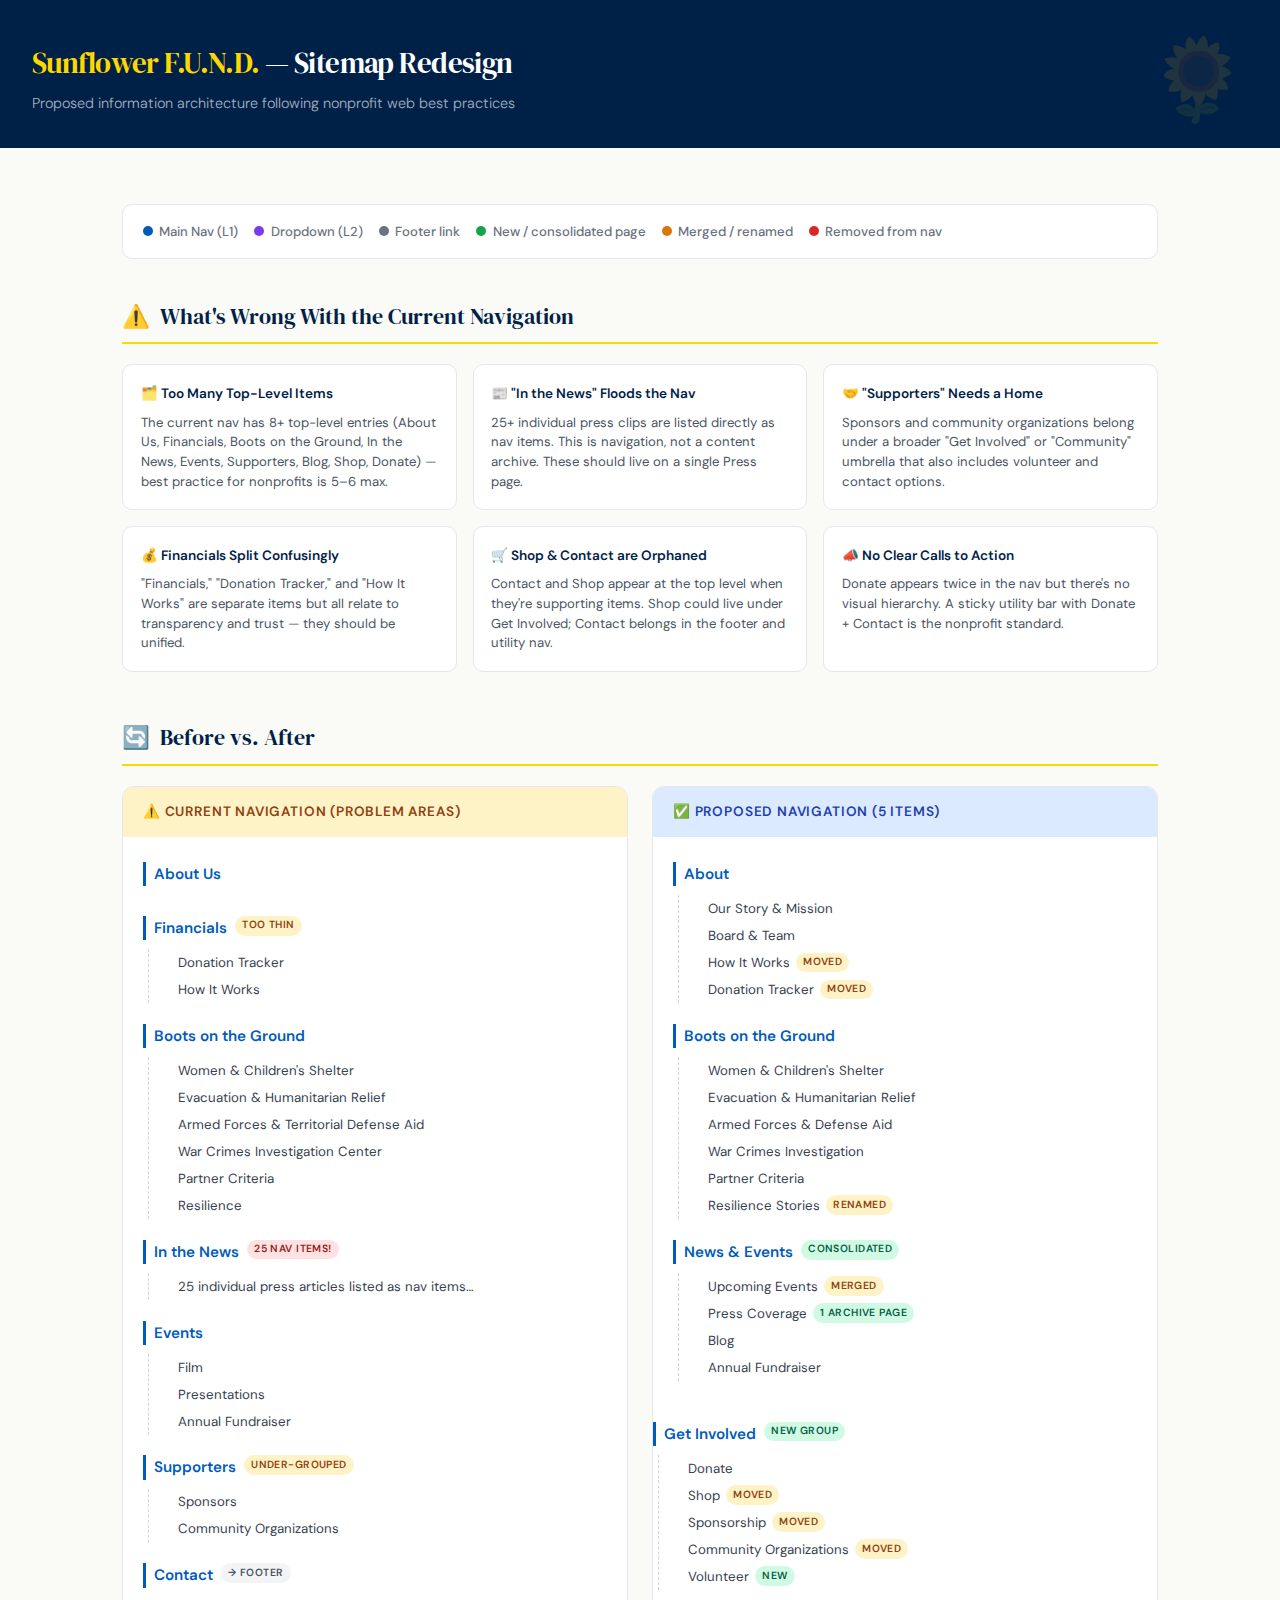
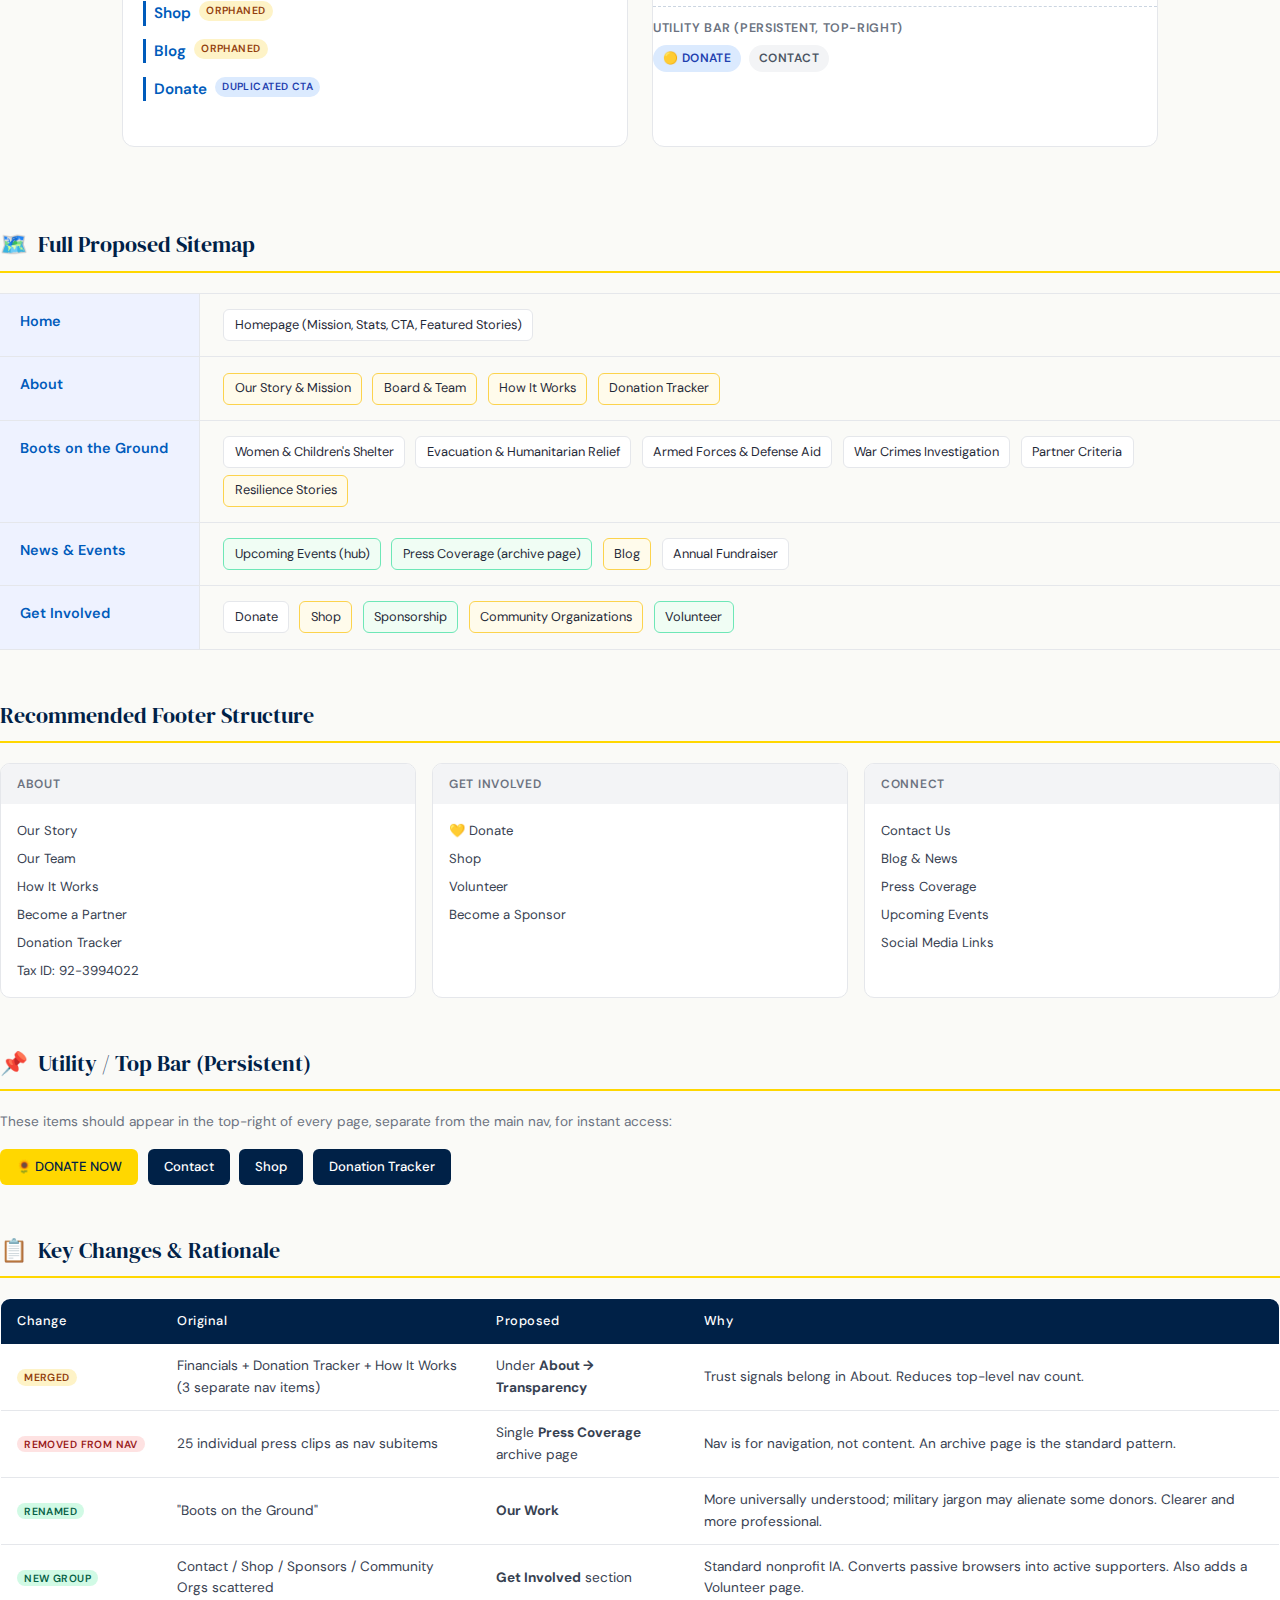
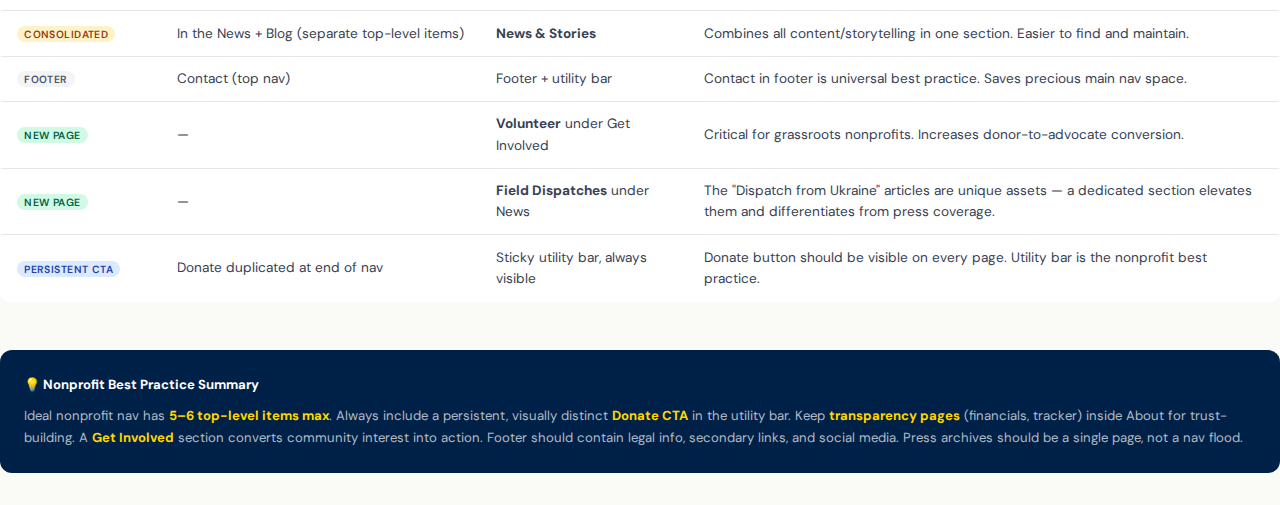
<file: sunflower/sunflower-sitemap.html>
<!DOCTYPE html>
<html lang="en">

<head>
  <meta charset="UTF-8">
  <meta name="viewport" content="width=device-width, initial-scale=1.0">
  <title>Sunflower F.U.N.D. — Sitemap Redesign</title>
  <link
    href="https://fonts.googleapis.com/css2?family=DM+Serif+Display:ital@0;1&family=DM+Sans:wght@300;400;500;600&display=swap"
    rel="stylesheet">
  <style>
    :root {
      --ukraine-blue: #005BBB;
      --ukraine-yellow: #FFD700;
      --deep-blue: #002147;
      --warm-white: #FAFAF7;
      --mid-gray: #6B7280;
      --light-border: #E5E7EB;
      --green: #16A34A;
      --amber: #D97706;
      --red: #DC2626;
      --nav-bg: #EEF2FF;
      --footer-bg: #F3F4F6;
    }

    * {
      box-sizing: border-box;
      margin: 0;
      padding: 0;
    }

    body {
      font-family: 'DM Sans', sans-serif;
      background: var(--warm-white);
      color: var(--deep-blue);
      line-height: 1.6;
    }

    /* HEADER */
    header {
      background: var(--deep-blue);
      color: white;
      padding: 2.5rem 2rem 2rem;
      position: relative;
      overflow: hidden;
    }

    header::before {
      content: '🌻';
      position: absolute;
      right: 2rem;
      top: 1rem;
      font-size: 5rem;
      opacity: 0.12;
    }

    header h1 {
      font-family: 'DM Serif Display', serif;
      font-size: 1.8rem;
      font-weight: 400;
      letter-spacing: -0.02em;
    }

    header h1 span {
      color: var(--ukraine-yellow);
    }

    header p {
      margin-top: 0.4rem;
      color: rgba(255, 255, 255, 0.65);
      font-size: 0.9rem;
      font-weight: 300;
    }

    .container {
      max-width: 1100px;
      margin: 0 auto;
      padding: 2rem;
    }

    /* SECTION LABELS */
    .section-title {
      font-family: 'DM Serif Display', serif;
      font-size: 1.4rem;
      color: var(--deep-blue);
      margin-bottom: 1.25rem;
      padding-bottom: 0.5rem;
      border-bottom: 2px solid var(--ukraine-yellow);
      display: flex;
      align-items: center;
      gap: 0.6rem;
    }

    /* COMPARISON LEGEND */
    .legend {
      display: flex;
      flex-wrap: wrap;
      gap: 1rem;
      margin-bottom: 2.5rem;
      background: white;
      border: 1px solid var(--light-border);
      border-radius: 10px;
      padding: 1rem 1.25rem;
    }

    .legend-item {
      display: flex;
      align-items: center;
      gap: 0.4rem;
      font-size: 0.82rem;
      font-weight: 500;
      color: var(--mid-gray);
    }

    .dot {
      width: 10px;
      height: 10px;
      border-radius: 50%;
    }

    .dot-nav {
      background: var(--ukraine-blue);
    }

    .dot-sub {
      background: #7C3AED;
    }

    .dot-footer {
      background: var(--mid-gray);
    }

    .dot-removed {
      background: var(--red);
    }

    .dot-merged {
      background: var(--amber);
    }

    .dot-new {
      background: var(--green);
    }

    /* SIDE-BY-SIDE PANELS */
    .panels {
      display: grid;
      grid-template-columns: 1fr 1fr;
      gap: 1.5rem;
      margin-bottom: 3rem;
    }

    @media (max-width: 700px) {
      .panels {
        grid-template-columns: 1fr;
      }
    }

    .panel {
      background: white;
      border: 1px solid var(--light-border);
      border-radius: 12px;
      overflow: hidden;
    }

    .panel-header {
      padding: 0.9rem 1.25rem;
      font-weight: 600;
      font-size: 0.85rem;
      letter-spacing: 0.06em;
      text-transform: uppercase;
      display: flex;
      align-items: center;
      gap: 0.5rem;
    }

    .panel-header.current {
      background: #FEF3C7;
      color: #92400E;
    }

    .panel-header.proposed {
      background: #DBEAFE;
      color: #1E40AF;
    }

    .panel-body {
      padding: 1.25rem;
    }

    /* NAV TREE */
    .nav-group {
      margin-bottom: 1rem;
    }

    .nav-item {
      display: flex;
      align-items: flex-start;
      gap: 0.5rem;
      padding: 0.3rem 0;
    }

    .nav-label {
      font-weight: 500;
      font-size: 0.9rem;
      color: var(--deep-blue);
    }

    .nav-label.top {
      font-size: 0.95rem;
      font-weight: 600;
      color: var(--ukraine-blue);
      border-left: 3px solid var(--ukraine-blue);
      padding-left: 0.5rem;
      margin-bottom: 0.25rem;
    }

    .nav-label.footer-item {
      color: var(--mid-gray);
      font-style: italic;
    }

    .sub-items {
      padding-left: 1.2rem;
      border-left: 1px dashed #CBD5E1;
      margin-left: 0.3rem;
    }

    .sub-item {
      font-size: 0.83rem;
      color: #374151;
      padding: 0.18rem 0 0.18rem 0.6rem;
      display: flex;
      align-items: center;
      gap: 0.4rem;
    }

    /* BADGES */
    .badge {
      font-size: 0.65rem;
      font-weight: 600;
      padding: 0.1rem 0.45rem;
      border-radius: 999px;
      text-transform: uppercase;
      letter-spacing: 0.04em;
      white-space: nowrap;
    }

    .badge-new {
      background: #D1FAE5;
      color: #065F46;
    }

    .badge-merged {
      background: #FEF3C7;
      color: #92400E;
    }

    .badge-footer {
      background: #F3F4F6;
      color: #4B5563;
    }

    .badge-removed {
      background: #FEE2E2;
      color: #991B1B;
    }

    .badge-cta {
      background: #DBEAFE;
      color: #1E40AF;
    }

    /* PROBLEMS / RATIONALE */
    .notes-grid {
      display: grid;
      grid-template-columns: repeat(auto-fit, minmax(260px, 1fr));
      gap: 1rem;
      margin-bottom: 3rem;
    }

    .note-card {
      background: white;
      border: 1px solid var(--light-border);
      border-radius: 10px;
      padding: 1.1rem;
    }

    .note-card h4 {
      font-size: 0.85rem;
      font-weight: 600;
      margin-bottom: 0.5rem;
      display: flex;
      align-items: center;
      gap: 0.4rem;
    }

    .note-card p,
    .note-card li {
      font-size: 0.82rem;
      color: #4B5563;
      line-height: 1.5;
    }

    .note-card ul {
      padding-left: 1rem;
    }

    .note-card li {
      margin-bottom: 0.25rem;
    }

    /* FULL PROPOSED SITEMAP */
    .sitemap-section {
      margin-bottom: 3rem;
    }

    .sitemap-row {
      display: grid;
      grid-template-columns: 200px 1fr;
      gap: 0;
      border-bottom: 1px solid var(--light-border);
    }

    .sitemap-row:first-child {
      border-top: 1px solid var(--light-border);
    }

    .sitemap-nav-col {
      background: var(--nav-bg);
      padding: 1rem 1.25rem;
      font-weight: 600;
      font-size: 0.9rem;
      color: var(--ukraine-blue);
      display: flex;
      align-items: flex-start;
      gap: 0.5rem;
      border-right: 1px solid var(--light-border);
    }

    .sitemap-sub-col {
      padding: 0.75rem 1.25rem;
    }

    .sitemap-sub-item {
      display: inline-flex;
      align-items: center;
      gap: 0.35rem;
      background: white;
      border: 1px solid var(--light-border);
      border-radius: 6px;
      padding: 0.3rem 0.65rem;
      font-size: 0.8rem;
      margin: 0.2rem;
      color: #1F2937;
    }

    .sitemap-sub-item.new {
      border-color: #6EE7B7;
      background: #F0FDF4;
    }

    .sitemap-sub-item.merged {
      border-color: #FCD34D;
      background: #FFFBEB;
    }

    /* FOOTER SECTION */
    .footer-grid {
      display: grid;
      grid-template-columns: repeat(auto-fit, minmax(200px, 1fr));
      gap: 1rem;
      margin-bottom: 3rem;
    }

    .footer-col {
      background: white;
      border: 1px solid var(--light-border);
      border-radius: 10px;
      overflow: hidden;
    }

    .footer-col-header {
      background: var(--footer-bg);
      padding: 0.65rem 1rem;
      font-size: 0.75rem;
      font-weight: 600;
      text-transform: uppercase;
      letter-spacing: 0.06em;
      color: var(--mid-gray);
    }

    .footer-col ul {
      list-style: none;
      padding: 0.75rem 1rem;
    }

    .footer-col li {
      font-size: 0.82rem;
      color: #374151;
      padding: 0.22rem 0;
      display: flex;
      align-items: center;
      gap: 0.35rem;
    }

    /* UTILITY NAV */
    .utility-nav {
      display: flex;
      flex-wrap: wrap;
      gap: 0.6rem;
      margin-bottom: 3rem;
    }

    .utility-item {
      background: var(--deep-blue);
      color: white;
      padding: 0.45rem 1rem;
      border-radius: 6px;
      font-size: 0.82rem;
      font-weight: 500;
    }

    .utility-item.cta {
      background: var(--ukraine-yellow);
      color: var(--deep-blue);
    }

    /* SUMMARY TABLE */
    table {
      width: 100%;
      border-collapse: collapse;
      font-size: 0.85rem;
      margin-bottom: 3rem;
      background: white;
      border: 1px solid var(--light-border);
      border-radius: 10px;
      overflow: hidden;
    }

    th {
      background: var(--deep-blue);
      color: white;
      padding: 0.75rem 1rem;
      text-align: left;
      font-weight: 500;
      font-size: 0.8rem;
      letter-spacing: 0.04em;
    }

    td {
      padding: 0.7rem 1rem;
      border-bottom: 1px solid var(--light-border);
      color: #374151;
    }

    tr:last-child td {
      border-bottom: none;
    }

    tr:hover td {
      background: #F9FAFB;
    }

    .icon {
      font-size: 1rem;
    }

    hr-section {
      display: block;
      height: 1px;
      background: var(--light-border);
      margin: 2rem 0;
    }
  </style>
</head>

<body>

  <header>
    <h1><span>Sunflower F.U.N.D.</span> — Sitemap Redesign</h1>
    <p>Proposed information architecture following nonprofit web best practices</p>
  </header>

  <div class="container">

    <!-- LEGEND -->
    <div style="margin-bottom:2rem;margin-top:1.5rem;">
      <div class="legend">
        <div class="legend-item">
          <div class="dot dot-nav"></div> Main Nav (L1)
        </div>
        <div class="legend-item">
          <div class="dot dot-sub"></div> Dropdown (L2)
        </div>
        <div class="legend-item">
          <div class="dot dot-footer"></div> Footer link
        </div>
        <div class="legend-item">
          <div class="dot dot-new"></div> New / consolidated page
        </div>
        <div class="legend-item">
          <div class="dot dot-merged"></div> Merged / renamed
        </div>
        <div class="legend-item">
          <div class="dot dot-removed"></div> Removed from nav
        </div>
      </div>
    </div>

    <!-- PROBLEMS WITH CURRENT NAV -->
    <div class="section-title"><span>⚠️</span> What's Wrong With the Current Navigation</div>
    <div class="notes-grid">
      <div class="note-card">
        <h4>🗂️ Too Many Top-Level Items</h4>
        <p>The current nav has 8+ top-level entries (About Us, Financials, Boots on the Ground, In the News, Events,
          Supporters, Blog, Shop, Donate) — best practice for nonprofits is 5–6 max.</p>
      </div>
      <div class="note-card">
        <h4>📰 "In the News" Floods the Nav</h4>
        <p>25+ individual press clips are listed directly as nav items. This is navigation, not a content archive. These
          should live on a single Press page.</p>
      </div>
      <div class="note-card">
        <h4>🤝 "Supporters" Needs a Home</h4>
        <p>Sponsors and community organizations belong under a broader "Get Involved" or "Community" umbrella that also
          includes volunteer and contact options.</p>
      </div>
      <div class="note-card">
        <h4>💰 Financials Split Confusingly</h4>
        <p>"Financials," "Donation Tracker," and "How It Works" are separate items but all relate to transparency and
          trust — they should be unified.</p>
      </div>
      <div class="note-card">
        <h4>🛒 Shop & Contact are Orphaned</h4>
        <p>Contact and Shop appear at the top level when they're supporting items. Shop could live under Get Involved;
          Contact belongs in the footer and utility nav.</p>
      </div>
      <div class="note-card">
        <h4>📣 No Clear Calls to Action</h4>
        <p>Donate appears twice in the nav but there's no visual hierarchy. A sticky utility bar with Donate + Contact
          is the nonprofit standard.</p>
      </div>
    </div>

    <!-- SIDE BY SIDE COMPARISON -->
    <div class="section-title"><span>🔄</span> Before vs. After</div>
    <div class="panels">
      <div class="panel">
        <div class="panel-header current">⚠️ Current Navigation (Problem Areas)</div>
        <div class="panel-body">
          <div class="nav-group">
            <div class="nav-item">
              <div class="nav-label top">About Us</div>
            </div>
          </div>
          <div class="nav-group">
            <div class="nav-item">
              <div class="nav-label top">Financials</div><span class="badge badge-merged">too thin</span>
            </div>
            <div class="sub-items">
              <div class="sub-item">Donation Tracker</div>
              <div class="sub-item">How It Works</div>
            </div>
          </div>
          <div class="nav-group">
            <div class="nav-item">
              <div class="nav-label top">Boots on the Ground</div>
            </div>
            <div class="sub-items">
              <div class="sub-item">Women & Children's Shelter</div>
              <div class="sub-item">Evacuation &amp; Humanitarian Relief</div>
              <div class="sub-item">Armed Forces &amp; Territorial Defense Aid</div>
              <div class="sub-item">War Crimes Investigation Center</div>
              <div class="sub-item">Partner Criteria</div>
              <div class="sub-item">Resilience</div>
            </div>
          </div>
          <div class="nav-group">
            <div class="nav-item">
              <div class="nav-label top">In the News</div><span class="badge badge-removed">25 nav items!</span>
            </div>
            <div class="sub-items">
              <div class="sub-item">25 individual press articles listed as nav items…</div>
            </div>
          </div>
          <div class="nav-group">
            <div class="nav-item">
              <div class="nav-label top">Events</div>
            </div>
            <div class="sub-items">
              <div class="sub-item">Film</div>
              <div class="sub-item">Presentations</div>
              <div class="sub-item">Annual Fundraiser</div>
            </div>
          </div>
          <div class="nav-group">
            <div class="nav-item">
              <div class="nav-label top">Supporters</div><span class="badge badge-merged">under-grouped</span>
            </div>
            <div class="sub-items">
              <div class="sub-item">Sponsors</div>
              <div class="sub-item">Community Organizations</div>
            </div>
          </div>
          <div class="nav-group">
            <div class="nav-item">
              <div class="nav-label top">Contact</div><span class="badge badge-footer">→ footer</span>
            </div>
            <div class="nav-item">
              <div class="nav-label top">Shop</div><span class="badge badge-merged">orphaned</span>
            </div>
            <div class="nav-item">
              <div class="nav-label top">Blog</div><span class="badge badge-merged">orphaned</span>
            </div>
            <div class="nav-item">
              <div class="nav-label top">Donate</div><span class="badge badge-cta">duplicated CTA</span>
            </div>
          </div>
        </div>
      </div>

      <div class="panel">
        <div class="panel-header proposed">✅ Proposed Navigation (5 items)</div>
        <div class="panel-body">
          <div class="nav-group">
            <div class="nav-item">
              <div class="nav-label top">About</div>
            </div>
            <div class="sub-items">
              <div class="sub-item">Our Story &amp; Mission</div>
              <div class="sub-item">Board &amp; Team</div>
              <div class="sub-item">How It Works <span class="badge badge-merged">moved</span></div>
              <div class="sub-item">Donation Tracker <span class="badge badge-merged">moved</span></div>
            </div>
          </div>
          <div class="nav-group">
            <div class="nav-item">
              <div class="nav-label top">Boots on the Ground</div>
            </div>
            <div class="sub-items">
              <div class="sub-item">Women &amp; Children's Shelter</div>
              <div class="sub-item">Evacuation &amp; Humanitarian Relief</div>
              <div class="sub-item">Armed Forces &amp; Defense Aid</div>
              <div class="sub-item">War Crimes Investigation</div>
              <div class="sub-item">Partner Criteria</div>
              <div class="sub-item">Resilience Stories <span class="badge badge-merged">renamed</span></div>
            </div>
          </div>
          <div class="nav-group">
            <div class="nav-item">
              <div class="nav-label top">News &amp; Events</div><span class="badge badge-new">consolidated</span>
            </div>
            <div class="sub-items">
              <div class="sub-item">Upcoming Events <span class="badge badge-merged">merged</span></div>
              <div class="sub-item">Press Coverage <span class="badge badge-new">1 archive page</span></div>
              <div class="sub-item">Blog</div>
              <div class="sub-item">Annual Fundraiser</div>
            </div>
          </div>
        </div>
        <div class="nav-group">
          <div class="nav-item">
            <div class="nav-label top">Get Involved</div><span class="badge badge-new">new group</span>
          </div>
          <div class="sub-items">
            <div class="sub-item">Donate</div>
            <div class="sub-item">Shop <span class="badge badge-merged">moved</span></div>
            <div class="sub-item">Sponsorship <span class="badge badge-merged">moved</span></div>
            <div class="sub-item">Community Organizations <span class="badge badge-merged">moved</span></div>
            <div class="sub-item">Volunteer <span class="badge badge-new">new</span></div>
          </div>
        </div>
        <div style="margin-top:1rem; padding-top:0.75rem; border-top:1px dashed #CBD5E1;">
          <div
            style="font-size:0.78rem;font-weight:600;color:var(--mid-gray);text-transform:uppercase;letter-spacing:.05em;margin-bottom:0.4rem;">
            Utility Bar (persistent, top-right)</div>
          <div style="display:flex;gap:0.5rem;flex-wrap:wrap;">
            <span class="badge badge-cta" style="font-size:0.75rem;padding:0.25rem 0.6rem;">🟡 DONATE</span>
            <span class="badge badge-footer" style="font-size:0.75rem;padding:0.25rem 0.6rem;">Contact</span>
          </div>
        </div>
      </div>
    </div>
  </div>

  <!-- FULL SITEMAP TABLE -->
  <div class="section-title"><span>🗺️</span> Full Proposed Sitemap</div>
  <div class="sitemap-section">
    <div class="sitemap-row">
      <div class="sitemap-nav-col">Home</div>
      <div class="sitemap-sub-col">
        <span class="sitemap-sub-item">Homepage (Mission, Stats, CTA, Featured Stories)</span>
      </div>
    </div>
    <div class="sitemap-row">
      <div class="sitemap-nav-col">About</div>
      <div class="sitemap-sub-col">
        <span class="sitemap-sub-item merged">Our Story &amp; Mission</span>
        <span class="sitemap-sub-item merged">Board &amp; Team</span>
        <span class="sitemap-sub-item merged">How It Works</span>
        <span class="sitemap-sub-item merged">Donation Tracker</span>
      </div>
    </div>
    <div class="sitemap-row">
      <div class="sitemap-nav-col">Boots on the Ground</div>
      <div class="sitemap-sub-col">
        <span class="sitemap-sub-item">Women &amp; Children's Shelter</span>
        <span class="sitemap-sub-item">Evacuation &amp; Humanitarian Relief</span>
        <span class="sitemap-sub-item">Armed Forces &amp; Defense Aid</span>
        <span class="sitemap-sub-item">War Crimes Investigation</span>
        <span class="sitemap-sub-item">Partner Criteria</span>
        <span class="sitemap-sub-item merged">Resilience Stories</span>
      </div>
    </div>
    <div class="sitemap-row">
      <div class="sitemap-nav-col">News &amp; Events</div>
      <div class="sitemap-sub-col">
        <span class="sitemap-sub-item new">Upcoming Events (hub)</span>
        <span class="sitemap-sub-item new">Press Coverage (archive page)</span>
        <span class="sitemap-sub-item merged">Blog</span>
        <span class="sitemap-sub-item">Annual Fundraiser</span>
      </div>
    </div>
    <div class="sitemap-row">
      <div class="sitemap-nav-col">Get Involved</div>
      <div class="sitemap-sub-col">
        <span class="sitemap-sub-item">Donate</span>
        <span class="sitemap-sub-item merged">Shop</span>
        <span class="sitemap-sub-item new">Sponsorship</span>
        <span class="sitemap-sub-item merged">Community Organizations</span>
        <span class="sitemap-sub-item new">Volunteer</span>
      </div>
    </div>
  </div>

  <!-- FOOTER -->
  <div class="section-title"> Recommended Footer Structure</div>
  <div class="footer-grid">
    <div class="footer-col">
      <div class="footer-col-header">About</div>
      <ul>
        <li>Our Story</li>
        <li>Our Team</li>
        <li>How It Works</li>
        <li>Become a Partner</li>
        <li>Donation Tracker</li>
        <li>Tax ID: 92-3994022</li>
      </ul>
    </div>

    <div class="footer-col">
      <div class="footer-col-header">Get Involved</div>
      <ul>
        <li>💛 Donate</li>
        <li>Shop</li>
        <li>Volunteer</li>
        <li>Become a Sponsor</li>
      </ul>
    </div>
    <div class="footer-col">
      <div class="footer-col-header">Connect</div>
      <ul>
        <li>Contact Us</li>
        <li>Blog &amp; News</li>
        <li>Press Coverage</li>
        <li>Upcoming Events</li>
        <li>Social Media Links</li>
      </ul>
    </div>
  </div>


  <!-- UTILITY NAV -->
  <div class="section-title"><span>📌</span> Utility / Top Bar (Persistent)</div>
  <p style="font-size:0.85rem;color:var(--mid-gray);margin-bottom:1rem;">These items should appear in the top-right of
    every page, separate from the main nav, for instant access:</p>
  <div class="utility-nav">
    <div class="utility-item cta">🌻 DONATE NOW</div>
    <div class="utility-item">Contact</div>
    <div class="utility-item">Shop</div>
    <div class="utility-item">Donation Tracker</div>
  </div>

  <!-- RATIONALE TABLE -->
  <div class="section-title"><span>📋</span> Key Changes & Rationale</div>
  <table>
    <thead>
      <tr>
        <th>Change</th>
        <th>Original</th>
        <th>Proposed</th>
        <th>Why</th>
      </tr>
    </thead>
    <tbody>
      <tr>
        <td><span class="badge badge-merged">Merged</span></td>
        <td>Financials + Donation Tracker + How It Works (3 separate nav items)</td>
        <td>Under <strong>About → Transparency</strong></td>
        <td>Trust signals belong in About. Reduces top-level nav count.</td>
      </tr>
      <tr>
        <td><span class="badge badge-removed">Removed from nav</span></td>
        <td>25 individual press clips as nav subitems</td>
        <td>Single <strong>Press Coverage</strong> archive page</td>
        <td>Nav is for navigation, not content. An archive page is the standard pattern.</td>
      </tr>
      <tr>
        <td><span class="badge badge-new">Renamed</span></td>
        <td>"Boots on the Ground"</td>
        <td><strong>Our Work</strong></td>
        <td>More universally understood; military jargon may alienate some donors. Clearer and more professional.</td>
      </tr>
      <tr>
        <td><span class="badge badge-new">New Group</span></td>
        <td>Contact / Shop / Sponsors / Community Orgs scattered</td>
        <td><strong>Get Involved</strong> section</td>
        <td>Standard nonprofit IA. Converts passive browsers into active supporters. Also adds a Volunteer page.</td>
      </tr>
      <tr>
        <td><span class="badge badge-merged">Consolidated</span></td>
        <td>In the News + Blog (separate top-level items)</td>
        <td><strong>News &amp; Stories</strong></td>
        <td>Combines all content/storytelling in one section. Easier to find and maintain.</td>
      </tr>
      <tr>
        <td><span class="badge badge-footer">Footer</span></td>
        <td>Contact (top nav)</td>
        <td>Footer + utility bar</td>
        <td>Contact in footer is universal best practice. Saves precious main nav space.</td>
      </tr>
      <tr>
        <td><span class="badge badge-new">New page</span></td>
        <td>—</td>
        <td><strong>Volunteer</strong> under Get Involved</td>
        <td>Critical for grassroots nonprofits. Increases donor-to-advocate conversion.</td>
      </tr>
      <tr>
        <td><span class="badge badge-new">New page</span></td>
        <td>—</td>
        <td><strong>Field Dispatches</strong> under News</td>
        <td>The "Dispatch from Ukraine" articles are unique assets — a dedicated section elevates them and
          differentiates from press coverage.</td>
      </tr>
      <tr>
        <td><span class="badge badge-cta">Persistent CTA</span></td>
        <td>Donate duplicated at end of nav</td>
        <td>Sticky utility bar, always visible</td>
        <td>Donate button should be visible on every page. Utility bar is the nonprofit best practice.</td>
      </tr>
    </tbody>
  </table>

  <!-- FOOTER NOTE -->
  <div
    style="background:var(--deep-blue);color:rgba(255,255,255,0.7);border-radius:12px;padding:1.5rem;font-size:0.82rem;line-height:1.7;margin-bottom:2rem;">
    <strong style="color:white;display:block;margin-bottom:0.5rem;">💡 Nonprofit Best Practice Summary</strong>
    Ideal nonprofit nav has <strong style="color:var(--ukraine-yellow)">5–6 top-level items max</strong>.
    Always include a persistent, visually distinct <strong style="color:var(--ukraine-yellow)">Donate CTA</strong> in
    the utility bar.
    Keep <strong style="color:var(--ukraine-yellow)">transparency pages</strong> (financials, tracker) inside About
    for trust-building.
    A <strong style="color:var(--ukraine-yellow)">Get Involved</strong> section converts community interest into
    action.
    Footer should contain legal info, secondary links, and social media.
    Press archives should be a single page, not a nav flood.
  </div>

  </div>
</body>

</html>
</file>
<file: style.css>
/* Shared site styles (consolidated from index.html, services.html, and about.html) */
* {
    margin: 0;
    padding: 0;
    box-sizing: border-box;
}

body {
    font-family: 'Segoe UI', Tahoma, Geneva, Verdana, sans-serif;
    color: #2D3748;
    line-height: 1.6;
    background: #FFFFFF
}

.container {
    max-width: 1200px;
    margin: 0 auto;
    padding: 0 20px;
}

/* Header */
header {
    background: #FFFFFF;
    padding: 20px 0;
    border-bottom: 2px solid #1A365D;
    position: sticky;
    top: 0;
    z-index: 1000;
    box-shadow: 0 2px 4px rgba(0, 0, 0, 0.05);
}

.header-content {
    display: flex;
    justify-content: space-between;
    align-items: center;
}

nav ul {
    list-style: none;
    display: flex;
    gap: 30px;
    margin: 0;
    padding: 0;
    justify-content: flex-end;
}

nav a {
    color: #1A365D;
    text-decoration: none;
    font-weight: 600;
    font-size: 16px;
    transition: color 0.3s;
}

nav a:hover {
    color: #C85A54;
}

nav a.active {
    color: #C85A54;
}

.mobile-menu-toggle {
    display: none;
    background: none;
    border: none;
    color: #1A365D;
    font-size: 24px;
    cursor: pointer;
}

.logo {
    display: flex;
    align-items: center;
    gap: 15px;
    text-decoration: none;
    color: inherit;
    cursor: pointer;
}

.logo:hover {
    text-decoration: none;
}

.logo-mark {
    display: flex;
    gap: 4px;
}

.logo-shape {
    width: 12px;
    height: 12px;
    border-radius: 2px;
}

.shape1 {
    background: #1A365D;
}

.shape2 {
    background: #C85A54;
}

.shape3 {
    background: #5B8BA0;
}

.logo-text h1 {
    font-size: 28px;
    font-weight: 700;
    color: #1A365D;
    letter-spacing: 0.5px;
    line-height: 1.2;
}

.logo-text p {
    font-size: 14px;
    color: #6B6B6B;
    margin-top: -5px;
}

.logo-text .tagline {
    font-size: 14px;
    font-weight: 550;
    color: #C85A54;
    font-style: italic;
    margin-top: 2px;
}

/* Hero Section */
.hero {
    background: linear-gradient(135deg, #1A365D 0%, #0F2C59 100%);
    color: white;
    padding: 80px 0;
    text-align: center;
}

.hero h2 {
    font-size: 42px;
    margin-bottom: 20px;
    line-height: 1.3;
}

.hero p {
    font-size: 20px;
    margin-bottom: 35px;
    opacity: 0.95;
    max-width: 700px;
    margin-left: auto;
    margin-right: auto;
}

.cta-button {
    display: inline-block;
    background: #C85A54;
    color: white;
    padding: 16px 40px;
    border-radius: 6px;
    text-decoration: none;
    font-size: 18px;
    font-weight: 600;
    transition: all 0.3s;
    box-shadow: 0 4px 6px rgba(200, 90, 84, 0.3);
}

.cta-button:hover {
    background: #B54A44;
    box-shadow: 0 6px 8px rgba(200, 90, 84, 0.4);
    transform: translateY(-2px);
}

/* Services Section */
.services {
    padding: 80px 0;
    background: white;
}

.section-title {
    text-align: center;
    font-size: 36px;
    color: #1A365D;
    margin-bottom: 15px;
}

.section-philosophy {
    text-align: center;
    font-size: 20px;
    color: #C85A54;
    font-weight: 600;
    margin-bottom: 50px;
    font-style: italic;
}

.services-grid {
    display: grid;
    grid-template-columns: repeat(auto-fit, minmax(320px, 1fr));
    gap: 40px;
}

.service-card {
    padding: 35px;
    border-radius: 8px;
    background: #FFFFFF;
    border: 2px solid #E0F2FE;
    border-left: 5px solid #C85A54;
}

.service-card h3 {
    color: #1A365D;
    font-size: 24px;
    margin-bottom: 10px;
}

.service-tagline {
    color: #C85A54;
    font-size: 15px;
    font-weight: 600;
    margin-bottom: 15px;
    font-style: italic;
}

.service-description {
    color: #5B8BA0;
    font-size: 16px;
    margin-bottom: 20px;
    line-height: 1.6;
}

.service-features {
    list-style: none;
    padding: 0;
}

.service-features li {
    color: #2D3748;
    font-size: 15px;
    margin-bottom: 10px;
    padding-left: 25px;
    position: relative;
}

.service-features li:before {
    content: "✓";
    color: #5B8BA0;
    font-weight: bold;
    position: absolute;
    left: 0;
    font-size: 18px;
}

/* How It Works */
.how-it-works {
    padding: 80px 0;
    background: #E0F2FE;
}

.steps {
    display: grid;
    grid-template-columns: repeat(auto-fit, minmax(250px, 1fr));
    gap: 30px;
    margin-top: 40px;
}

.step {
    text-align: center;
    padding: 30px;
}

.step-number {
    width: 60px;
    height: 60px;
    background: #1A365D;
    color: white;
    border-radius: 50%;
    display: flex;
    align-items: center;
    justify-content: center;
    font-size: 28px;
    font-weight: 700;
    margin: 0 auto 20px;
}

.step h3 {
    color: #1A365D;
    font-size: 20px;
    margin-bottom: 10px;
}

.step p {
    color: #5B8BA0;
}


/* About Section (shared defaults) */
.about {
    padding: 80px 0;
    background: white;
}

.about-content {
    max-width: 800px;
    margin: 0 auto;
    text-align: center;
}

.about-content p {
    font-size: 18px;
    color: #6B6B6B;
    margin-bottom: 20px;
}


/* Contact Section */
.contact {
    padding: 80px 0;
    background: #FEF3E2;
    text-align: center;
}

.contact-form {
    max-width: 600px;
    margin: 40px auto 0;
}

.form-group {
    margin-bottom: 20px;
    text-align: left;
}

.form-group label {
    display: block;
    margin-bottom: 8px;
    color: #1A365D;
    font-weight: 600;
}

.form-group input,
.form-group textarea {
    width: 100%;
    padding: 12px;
    border: 2px solid #5B8BA0;
    border-radius: 4px;
    font-size: 16px;
    font-family: inherit;
}

.form-group textarea {
    min-height: 120px;
    resize: vertical;
}

.submit-button {
    background: #1A365D;
    color: white;
    padding: 14px 50px;
    border: none;
    border-radius: 6px;
    font-size: 18px;
    font-weight: 600;
    cursor: pointer;
    transition: background 0.3s;
}

.submit-button:hover {
    background: #1B4965;
}

/* Contact bio: use CSS Grid so photo can resize and stack cleanly */
.about .contact-bio {
    display: grid;
    grid-template-columns: 200px 1fr;
    gap: 50px;
    align-items: start;
    max-width: 900px;
    margin: 20px auto 0;
    text-align: left;
}

.contact-bio-photo {
    width: 100%;
    max-width: 200px;
    aspect-ratio: 1/1;
    border-radius: 50%;
    object-fit: cover;
    border: 4px solid #FFFFFF;
    box-shadow: 0 6px 14px #5B8BA0;
    justify-self: start;
}

.contact-bio-text p {
    color: #6B6B6B;
    font-size: 18px;
    margin: 0 0 16px 0;
    line-height: 1.6;
}

/* Learn more link styling */
.contact-bio-text .learn-more-link {
    display: inline-block;
    margin-top: 6px;
    color: #5B8BA0;
    font-weight: 600;
    text-decoration: none;
}

@media (max-width: 900px) {
    .about .contact-bio {
        grid-template-columns: 1fr;
        grid-template-rows: auto auto;
        gap: 12px;
        align-items: start;
        text-align: left;
    }

    .contact-bio-photo {
        justify-self: center;
        max-width: 220px;
        width: 50%;
    }

    .contact-bio-text {
        width: 100%;
    }

    .contact-bio-text p {
        text-align: left;
    }
}

/* Footer */
footer {
    background: #1A365D;
    color: white;
    padding: 30px 0;
    text-align: center;
}

footer p {
    opacity: 0.9;
}

/* Page Container (used in SPA variant) */
.page {
    display: none;
}

.page.active {
    display: block;
}

/* Services Page Specific Styles */
.services-page {
    padding: 60px 0;
    background: white;
}

.services-page .intro {
    max-width: 800px;
    margin: 0 auto 60px;
    text-align: center;
}

.services-page .intro p {
    font-size: 18px;
    color: #6B6B6B;
    line-height: 1.8;
}

.service-detail {
    max-width: 900px;
    margin: 0 auto 50px;
    padding: 40px;
    background: #FFFFFF;
    border-radius: 8px;
    border-left: 4px solid #C85A54;
}

.service-detail h3 {
    color: #1A365D;
    font-size: 28px;
    margin-bottom: 10px;
}

.service-detail .tagline {
    color: #C85A54;
    font-size: 17px;
    font-weight: 600;
    margin-bottom: 20px;
    font-style: italic;
}

.service-detail .description {
    color: #6B6B6B;
    font-size: 17px;
    margin-bottom: 25px;
    line-height: 1.7;
}

.service-detail h4 {
    color: #1A365D;
    font-size: 18px;
    margin-bottom: 15px;
    margin-top: 25px;
}

.service-detail ul {
    list-style: none;
    padding: 0;
}

.service-detail ul li {
    color: #404040;
    font-size: 16px;
    margin-bottom: 12px;
    padding-left: 30px;
    position: relative;
    line-height: 1.6;
}

.service-detail ul li:before {
    content: "✓";
    color: #5B8BA0;
    font-weight: bold;
    position: absolute;
    left: 0;
    font-size: 20px;
}

/* Responsive adjustments (mobile) */
.hero h2 {
    font-size: 32px;
}

.hero p {
    font-size: 18px;
}

.section-title {
    font-size: 28px;
}

@media (max-width: 768px) {

.header-content {
    flex-direction: column;
    align-items: flex-start;
    gap: 15px;
}

nav {
    width: 100%;
}

nav ul {
    flex-direction: column;
    gap: 15px;
    display: none;
}

nav ul.show {
    display: flex;
}

.mobile-menu-toggle {
    display: block;
    position: absolute;
    right: 20px;
    top: 25px;
}

}

/* About page specific additions */
main.about-page {
    padding: 60px 0;
    background: white;
}

.about-grid {
    display: grid;
    grid-template-columns: 1fr 320px;
    gap: 40px;
    align-items: start;
}

.about-main {
    background: #FFFFFF;
    padding: 30px;
}

.about-main h2 {
    color: #1A365D;
    font-size: 32px;
    margin-bottom: 12px;
}

.about-main h3 {
    color: #1A365D;
    font-size: 22px;
    margin-bottom: 15px;
    display: flex;
    align-items: center;
    gap: 10px;
}

.about-main h3:before {
    content: "";
    width: 4px;
    height: 24px;
    background: #C85A54;
    border-radius: 2px;
}

/* Remove decorative color bar for subheadings inside article content */
.about-main .article-content h3:before,
.article-content h3:before {
    display: none;
    content: none;
}

.about-main .intro {
    color: #C85A54;
    font-size: 20px;
    font-weight: 600;
    font-style: italic;
    margin-bottom: 18px;
}

.about-main .org-name {
    color: #5B8BA0;
    font-weight: 600;
}

.bio-photo {
    width: 200px;
    height: 200px;
    background: #DDD;
    border-radius: 50%;
    display: block;
    margin: 18px auto 12px auto;
    object-fit: cover;
    border: 4px solid #FFFFFF;
    box-shadow: 0 6px 14px #5B8BA0;
}

.bio-subtitle {
    font-size: 14px;
    color: #5B8BA0;
    font-style: italic;
    display: block;
    text-align: center;
    margin: 8px auto 16px;
}

.subsection {
    margin-bottom: 18px;
}

.subsection h3 {
    color: #1A365D;
    font-size: 20px;
    margin-bottom: 8px;
}

.subsection p {
    color: #404040;
    font-size: 16px;
    line-height: 1.6;
    margin-bottom: 15px;
}

.about-sidebar {
    position: relative;
}

.core-values {
    background: linear-gradient(180deg, #FFF 0%, #FFFFFF 100%);
    padding: 22px;
    border-radius: 8px;
    border: 2px solid #E0F2FE;
    box-shadow: 0 6px 14px #1A365D;

}

.core-values h4 {
    color: #1A365D;
    font-size: 18px;
    margin-bottom: 10px;
}

.core-values ul {
    list-style: none;
    padding: 0;
}

.core-values li {
    margin-bottom: 10px;
    color: #404040;
    padding-left: 20px;
    position: relative;
}

.core-values li:before {
    content: "•";
    position: absolute;
    left: 0;
    color: #C85A54;
    font-weight: 700;
}

/* Archive / articles list in sidebar */
.archive-list {
    list-style: none;
    padding: 0;
    margin: 0 0 12px 0;
}

.archive-list li {
    margin-bottom: 10px;
}

.archive-list a {
    color: #1A365D;
    text-decoration: none;
    font-weight: 600;
    font-size: 15px;
}

.archive-list a:hover {
    color: #C85A54;
    text-decoration: underline;
}

.archive .active-article {
    color: #C85A54;
}

/* Desktop: make the archive card 'hover' over the author card */
.about-sidebar {
    padding-top: 20px;
}

.core-values.archive {
    position: relative;
    transform: none;
    box-shadow: none;
    margin-bottom: 18px;
}

/* Author bio shown at article bottom */
.article-author-bio {
    margin-top: 34px;
    padding-top: 22px;
    border-top: 3px solid #E0F2FE;
    display: flex;
    align-items: flex-start;
    gap: 18px;
}

.article-author-bio .author-left {
    display: flex;
    flex-direction: column;
    align-items: center;
    gap: 8px;
}

.article-author-bio .bio-photo.small {
    width: 110px;
    height: 110px;
    border-radius: 50%;
    object-fit: cover;
    border: 3px solid #FFFFFF;
    box-shadow: 0 8px 18px rgba(90, 130, 140, 0.12);
}

.article-author-bio .author-left .author-name {
    margin: 0;
    font-weight: 400;
    font-style: normal;
    color: #1A365D;
    font-size: 16px;
    line-height: 1.1;
    text-align: center;
}

.article-author-bio .author-left .author-role {
    margin: 0;
    font-style: italic;
    color: #5B8BA0;
    font-size: 14px;
    line-height: 1.2;
    text-align: center;
}

.article-author-bio .author-right h5 {
    margin: 0 0 6px 0;
    color: #1A365D;
}

.article-author-bio .author-right p {
    margin: 0 0 8px 0;
    color: #6B6B6B;
}

@media (max-width: 900px) {
    .article-author-bio {
        flex-direction: column;
        text-align: center;
        gap: 12px;
        align-items: center;
    }

    .article-author-bio .bio-photo.small {
        width: 120px;
        height: 120px;
    }

    .article-author-bio .author-left {
        align-items: center;
    }

    .article-author-bio .author-right {
        text-align: center;
    }
}

/* Make the left column wider on desktop so name and role sit on separate lines */
@media (min-width: 901px) {
    .article-author-bio .author-left {
        width: 200px;
        min-width: 160px;
        align-items: center;
    }
}


/* Article Header */
.article-header {
    margin-bottom: 40px;
    padding-bottom: 30px;
    border-bottom: 3px solid #E0F2FE;
}

.article-category {
    display: inline-block;
    background: #FEF3E2;
    color: #C85A54;
    padding: 6px 16px;
    border-radius: 12px;
    font-size: 13px;
    font-weight: 600;
    margin-bottom: 15px;
    text-transform: uppercase;
    letter-spacing: 0.5px;
}

.article-header h1 {
    font-size: 42px;
    color: #1A365D;
    margin-bottom: 20px;
    line-height: 1.3;
}

.article-meta {
    display: flex;
    gap: 20px;
    flex-wrap: wrap;
    color: #5B8BA0;
    font-size: 15px;
}

.article-meta span {
    display: flex;
    align-items: center;
    gap: 6px;
}

/* Article Content */
.article-content {
    margin: 0 auto 60px;
}

/* When used inside the about grid, allow article content to use full column */
.about-main .article-content {
    margin: 0 0 60px 0;
}

.about-sidebar.article-sidebar {
    padding: 18px;
}

/* Shrink author photo only for log pages (sidebar marked with .log-author) */
.log-author .bio-photo {
    width: 120px;
    height: 120px;
    max-width: 120px;
    aspect-ratio: 1/1;
    object-fit: cover;
}

/* Make the author bio paragraph smaller in log pages only */
.log-author p:last-of-type {
    font-size: 14px;
    line-height: 1.5;
    color: #6B6B6B;
    margin-top: 8px;
}

.article-content p {
    font-size: 18px;
    line-height: 1.8;
    margin-bottom: 24px;
    color: #2D3748;
}

.article-content h2 {
    font-size: 32px;
    color: #1A365D;
    margin-top: 50px;
    margin-bottom: 20px;
    line-height: 1.3;
}

.article-content h3 {
    font-size: 20px;
    color: #1A365D;
    font-weight: 600;
    margin-top: 28px;
    margin-bottom: 12px;
    line-height: 1.35;
}

.article-content h4 {
    font-size: 18px;
    color: #5B8BA0;
    margin-top: 5px;
    margin-bottom: 0px;
}

/* Article Callout Box */
.article-content .callout-box {
    background: #E0F2FE;
    border: 2px solid #5B8BA0;
    border-radius: 8px;
    padding: 30px;
    margin: 20px 0;
}

.article-content .callout-box h4 {
    color: #1A365D;
    margin-top: 0;
    margin-bottom: 15px;
    font-size: 18px;
}

.article-content .callout-box p {
    margin-bottom: 0;
}

/* Article Key Takeaways */
.article-content .key-takeaways {
    background: #FEF3E2;
    border-left: 5px solid #C85A54;
    padding: 30px;
    margin: 20px 0;
    border-radius: 8px;
}

.article-content .key-takeaways h4 {
    color: #C85A54;
    margin-top: 0;
    margin-bottom: 20px;
    font-size: 18px;
}

.article-content .key-takeaways ul {
    margin-bottom: 0;
}

.article-content .key-takeaways ol {
    margin-bottom: 0;
}

.article-content ul,
.article-content ol {
    margin-bottom: 24px;
    padding-left: 30px;
}

.article-content li {
    font-size: 18px;
    line-height: 1.8;
    margin-bottom: 12px;
    color: #2D3748;
}

.article-content blockquote {
    background: #FEF3E2;
    border-left: 5px solid #C85A54;
    padding: 25px 30px;
    margin: 30px 0;
    font-size: 20px;
    font-style: italic;
    color: #1A365D;
}

.article-content strong {
    color: #1A365D;
    font-weight: 600;
}

.article-content a {
    color: #C85A54;
    text-decoration: underline;
}

.article-content a:hover {
    color: #B54A44;
}

.article-content img {
    width: 300px;
    float: left;
    margin: 0 20px 20px 0;
    border-radius: 8px;
}

@media (max-width: 900px) {
    .about-grid {
        grid-template-columns: 1fr;
    }

    .about-grid {
        grid-template-columns: 1fr;
        grid-auto-flow: row;
    }

    /* Stack sidebar above main content on narrow screens */
    .about-sidebar {
        grid-row: 1;
        display: flex;
        flex-direction: column;
        align-items: center;
        gap: 12px;
    }

    .about-main {
        grid-row: 2;
    }

    .bio-photo {
        margin: 18px 0 8px;
    }
}
</file>
